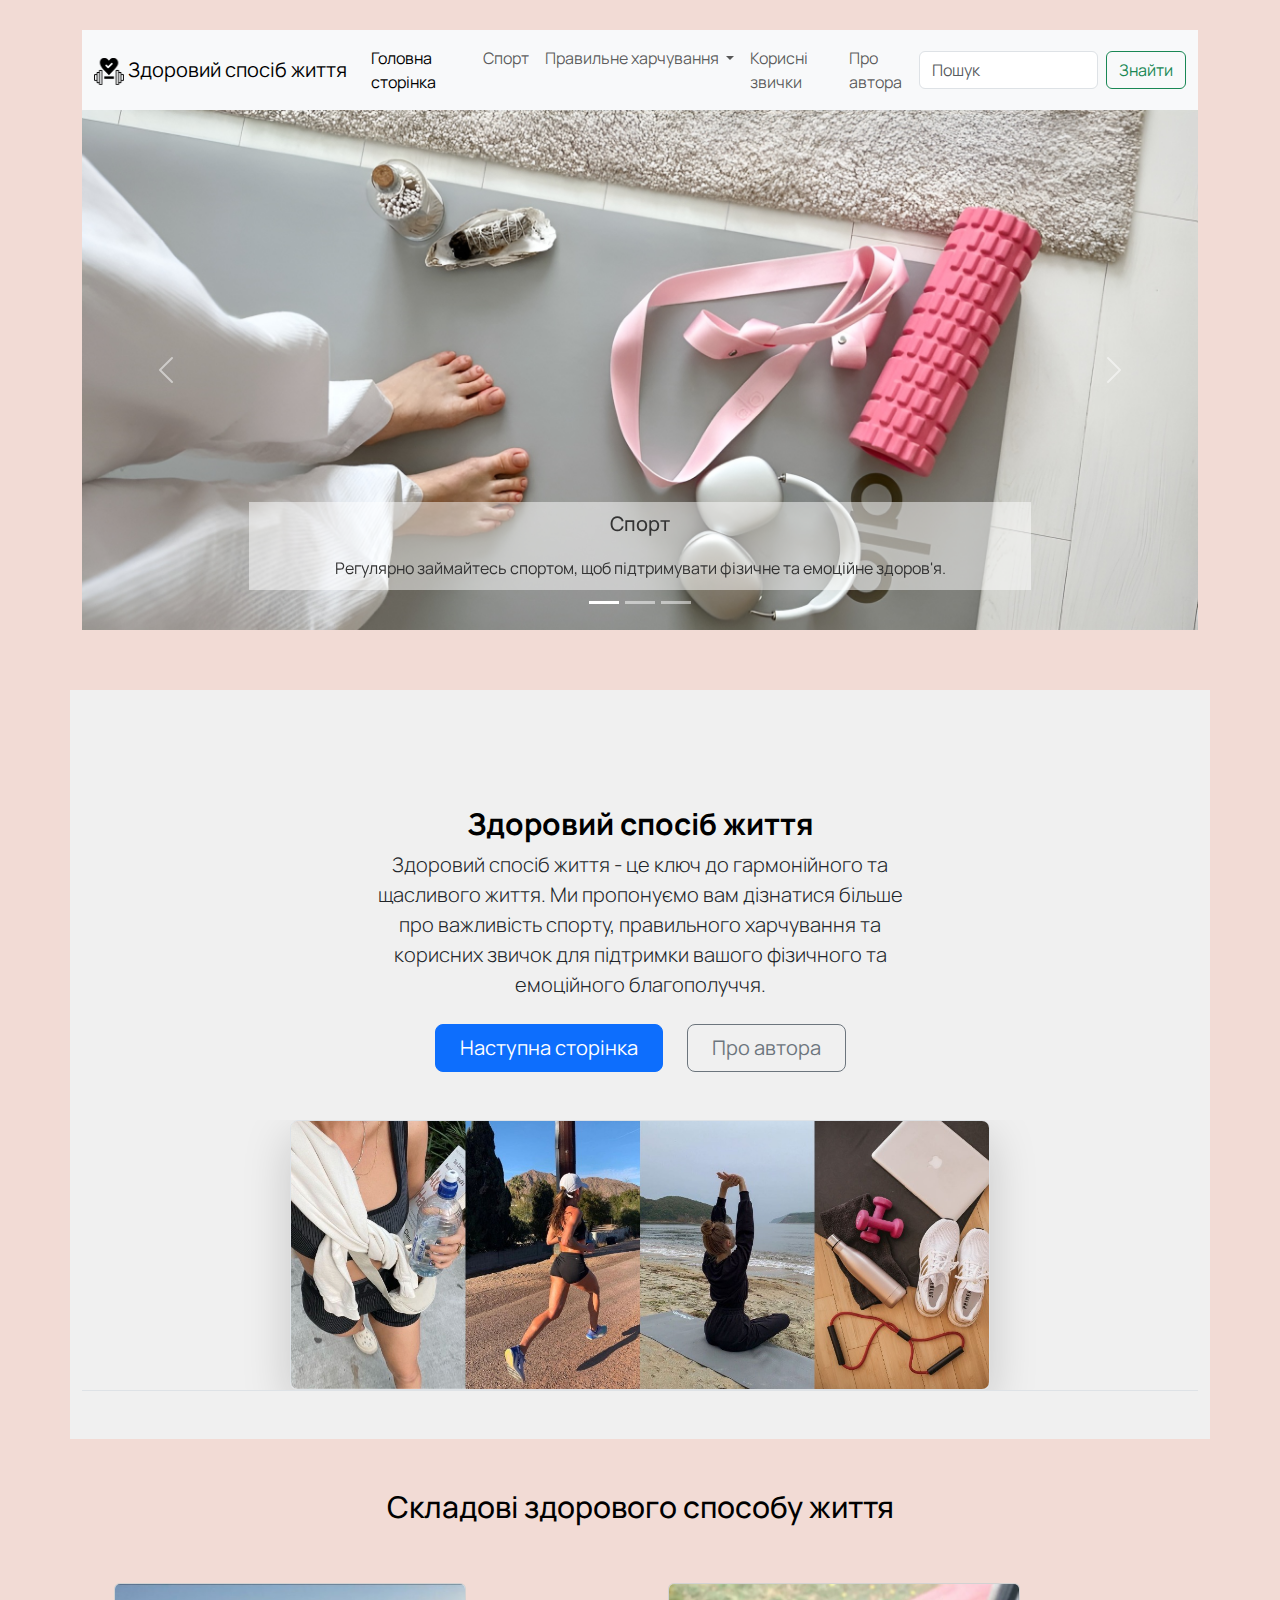
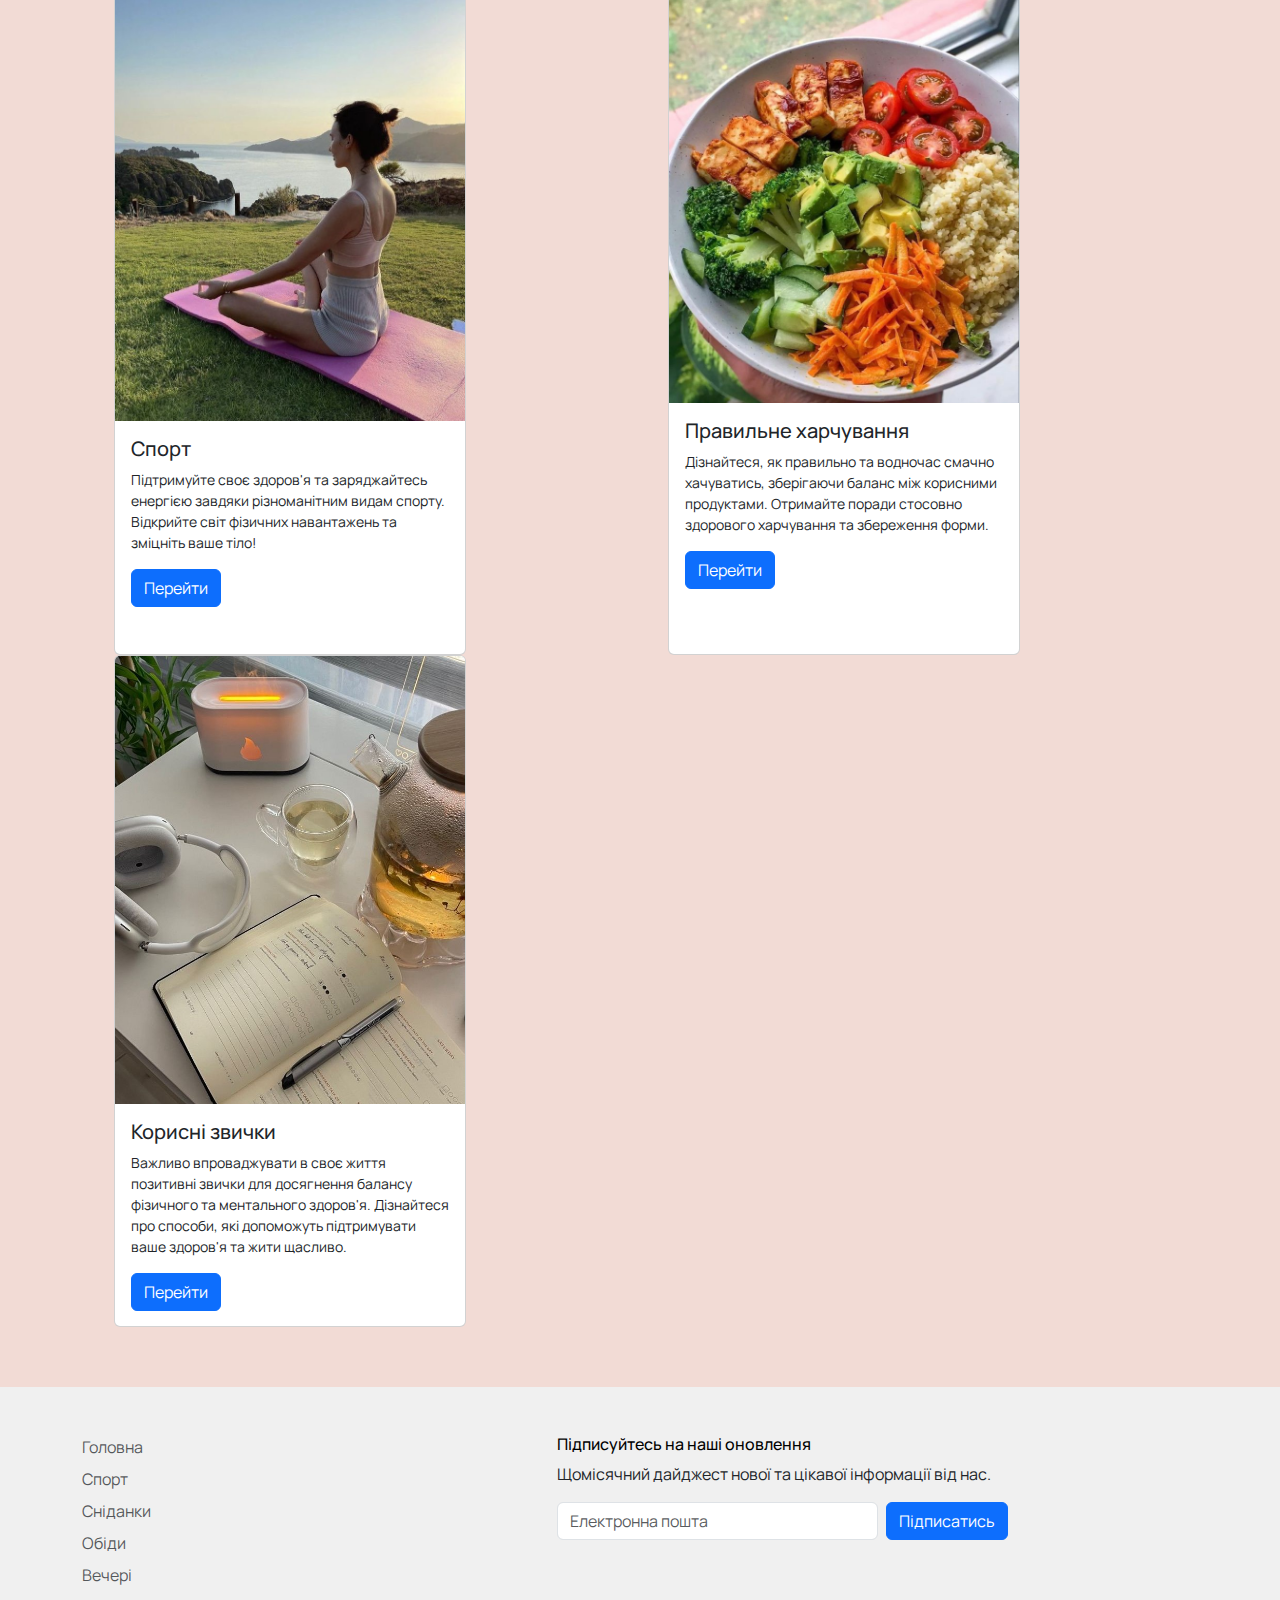
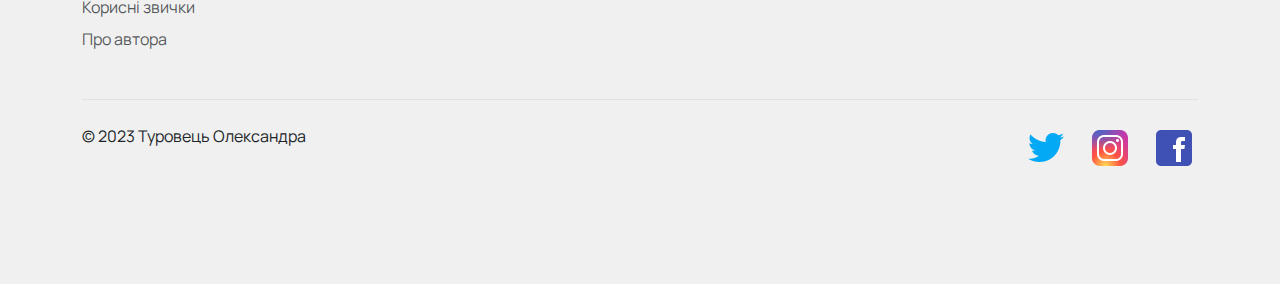
<file: index.html>
﻿<!DOCTYPE html>

<html lang="en" xmlns="http://www.w3.org/1999/xhtml">
<head>
    <meta charset="utf-8" />
    <title>Головна</title>
    <link href="css/bootstrap.css" rel="stylesheet">
    <link href="css/style.css" rel="stylesheet">
    <link href="images/icon.svg" rel="icon">

    <link rel="preconnect" href="https://fonts.googleapis.com">
    <link rel="preconnect" href="https://fonts.gstatic.com" crossorigin>
    <link href="https://fonts.googleapis.com/css2?family=Manrope&display=swap" rel="stylesheet">

</head>

<body>
  <div class="container" style="padding-top: 30px;">
    <div class="row">
      <div class="col">
        <nav class="navbar navbar-expand-lg bg-body-tertiary">
          <div class="container-fluid">
            <a class="navbar-brand" href="#">
              <img src="images/logo.png" alt="Логотип" width="30" height="27">   Здоровий спосіб життя
            </a>
            <button class="navbar-toggler" type="button" data-bs-toggle="collapse" data-bs-target="#navbarScroll" aria-controls="navbarScroll" aria-expanded="false" aria-label="Toggle navigation">
              <span class="navbar-toggler-icon"></span>
            </button>
            <div class="collapse navbar-collapse" id="navbarScroll">
              <ul class="navbar-nav me-auto my-2 my-lg-0 navbar-nav-scroll" style="--bs-scroll-height: 100px;">
                <li class="nav-item">
                  <a class="nav-link active" aria-current="page" href="#">Головна сторінка</a>
                </li>
                <li class="nav-item">
                  <a class="nav-link" href="sport.html">Спорт</a>
                </li>
                <li class="nav-item dropdown">
                  <a class="nav-link dropdown-toggle" href="#" role="button" data-bs-toggle="dropdown" aria-expanded="false">
                    Правильне харчування
                  </a>
                  <ul class="dropdown-menu">
                    <li><a class="dropdown-item" href="breakfast.html">Сніданки</a></li>
                    <li><a class="dropdown-item" href="dinner.html">Обіди</a></li>
                    <li><a class="dropdown-item" href="supper.html">Вечері</a></li>
                  </ul>
                </li>
                <li class="nav-item">
                  <a class="nav-link" href="tips.html">Корисні звички</a>
                </li>
                <li class="nav-item">
                  <a class="nav-link" href="about.html">Про автора</a>
                </li>
              </ul>
              <form class="d-flex" role="search">
                <input class="form-control me-2" type="search" placeholder="Пошук" aria-label="Search">
                <button class="btn btn-outline-success" type="submit">Знайти</button>
              </form>
            </div>
          </div>
        </nav>
      </div><!--./col-->
    </div><!--./row-->


    <div class="row">
      <div class="col">
        <div id="carouselExampleCaptions" class="carousel slide">
          <div class="carousel-indicators">
            <button type="button" data-bs-target="#carouselExampleCaptions" data-bs-slide-to="0" class="active" aria-current="true" aria-label="Slide 1"></button>
            <button type="button" data-bs-target="#carouselExampleCaptions" data-bs-slide-to="1" aria-label="Slide 2"></button>
            <button type="button" data-bs-target="#carouselExampleCaptions" data-bs-slide-to="2" aria-label="Slide 3"></button>
          </div>
          <div class="carousel-inner">
            <div class="carousel-item active">
              <img src="images/14.png" class="d-block w-100" alt="...">
              <div class="carousel-caption d-none d-md-block">
                 <h5>Спорт</h5>
                 <p>Регулярно займайтесь спортом, щоб підтримувати фізичне та емоційне здоров'я.</p>
              </div>
            </div>
            <div class="carousel-item">
              <img src="images/11.jpg" class="d-block w-100" alt="...">
              <div class="carousel-caption d-none d-md-block">
                <h5>Правильне харчування</h5>
                <p>Дотримуйтесь збалансованого харчування, щоб забезпечити свій організм необхідними поживними речовинами та вітамінами.</p>
              </div>
            </div>
            <div class="carousel-item">
              <img src="images/9.jpg" class="d-block w-100" alt="...">
              <div class="carousel-caption d-none d-md-block">
                <h5>Корисні звички</h5>
                <p>Постійно розвивайте корисні звички для покращення якості життя та підтримки фізичного та психічного здоров'я.</p>
              </div>
            </div>
          </div>
          <button class="carousel-control-prev" type="button" data-bs-target="#carouselExampleCaptions" data-bs-slide="prev">
            <span class="carousel-control-prev-icon" aria-hidden="true"></span>
            <span class="visually-hidden">Previous</span>
          </button>
          <button class="carousel-control-next" type="button" data-bs-target="#carouselExampleCaptions" data-bs-slide="next">
            <span class="carousel-control-next-icon" aria-hidden="true"></span>
            <span class="visually-hidden">Next</span>
          </button>
        </div><!--./carousel-->
      </div><!--./col-->
    </div><!--./row-->


    <div class="row">
      <div class="square">
        <div class="col">
          <div class="px-4 pt-5 my-5 text-center border-bottom">
            <h1 class="display-4 fw-bold text-body-emphasis">Здоровий спосіб життя</h1>
            <div class="col-lg-6 mx-auto">
              <p class="lead mb-4">
                Здоровий спосіб життя - це ключ до гармонійного та щасливого життя. Ми пропонуємо вам дізнатися більше
                про важливість спорту, правильного харчування та корисних звичок для підтримки вашого фізичного та
                емоційного благополуччя.
              </p>
              <div class="d-grid gap-2 d-sm-flex justify-content-sm-center mb-5">
                <a href="sport.html" button type="button" class="btn btn-primary btn-lg px-4 me-sm-3">Наступна сторінка</a>
                <a href="about.html" button type="button" class="btn btn-outline-secondary btn-lg px-4">Про автора</a>
              </div>
            </div>
            <div class="overflow-hidden" style="max-height: 30vh;">
              <div class="container px-5">
                <img src="images/7.jpg" class="img-fluid border rounded-3 shadow-lg mb-4" alt="Example image" width="700" height="500" loading="lazy">
              </div>
            </div>
          </div>
        </div><!--./col-->
      </div><!--./square-->
    </div><!--./row-->

    <div class="row">
      <div class="header">
        <h1>Складові здорового способу життя</h1>
      </div>
    </div><!--./row-->

    <div class="row" style="margin-left: 20px; margin-top: 50px;">
      <div class="col">
        <div class="card" style="width: 22rem; height: 42rem">
          <img src="images/1.jpg" class="card-img-top" alt="...">
          <div class="card-body">
            <h5 class="card-title">Спорт</h5>
            <p class="card-text">
              Підтримуйте своє здоров'я та заряджайтесь енергією завдяки різноманітним видам спорту.
              Відкрийте світ фізичних навантажень та зміцніть ваше тіло!
            </p>
            <a href="sport.html" class="btn btn-primary">Перейти</a>
          </div>
        </div>
      </div><!--./col-->
      <div class="col">
        <div class="card" style="width: 22rem; height: 42rem">
          <img src="images/6.jpg" class="card-img-top" alt="...">
          <div class="card-body">
            <h5 class="card-title">Правильне харчування</h5>
            <p class="card-text">
              Дізнайтеся, як правильно та водночас смачно хачуватись, зберігаючи баланс між корисними продуктами.
              Отримайте поради стосовно здорового харчування та збереження форми.
            </p>
            <a href="breakfast.html" class="btn btn-primary">Перейти</a>
          </div>
        </div>
      </div><!--./col-->
      <div class="col">
        <div class="card" style="width: 22rem; height: 42rem">
          <img src="images/3.jpg" class="card-img-top" alt="...">
          <div class="card-body">
            <h5 class="card-title">Корисні звички</h5>
            <p class="card-text">
              Важливо впроваджувати в своє життя позитивні звички для досягнення балансу фізичного та ментального здоров'я.
              Дізнайтеся про способи, які допоможуть підтримувати ваше здоров'я та жити щасливо.
            </p>
            <a href="tips.html" class="btn btn-primary">Перейти</a>
          </div>
        </div>
      </div><!--./col-->
    </div><!--./row-->
  </div><!--./container-->


  <div class="square2">
    <div class="container">

      <footer class="py-5">
        <div class="row">
          

          <div class="col-6 col-md-2 mb-3">
            <ul class="nav flex-column">
              <li class="nav-item mb-2"><a href="index.html" class="nav-link p-0 text-body-secondary">Головна</a></li>
              <li class="nav-item mb-2"><a href="sport.html" class="nav-link p-0 text-body-secondary">Спорт</a></li>
              <li class="nav-item mb-2"><a href="breakfast.html" class="nav-link p-0 text-body-secondary">Сніданки</a></li>
              <li class="nav-item mb-2"><a href="dinner.html" class="nav-link p-0 text-body-secondary">Обіди</a></li>
              <li class="nav-item mb-2"><a href="supper.html" class="nav-link p-0 text-body-secondary">Вечері</a></li>
              <li class="nav-item mb-2"><a href="tips.html" class="nav-link p-0 text-body-secondary">Корисні звички</a></li>
              <li class="nav-item mb-2"><a href="about.html" class="nav-link p-0 text-body-secondary">Про автора</a></li>
            </ul>
          </div>

          <div class="col-6 col-md-2 mb-3">
            <ul class="nav flex-column">
            </ul>
          </div>

          <div class="col-md-5 offset-md-1 mb-3">
            <form>
                <h6>Підписуйтесь на наші оновлення</h6>
                <p>Щомісячний дайджест нової та цікавої інформації від нас.</p>
                <div class="d-flex flex-column flex-sm-row w-100 gap-2">
                    <label for="newsletter1" class="visually-hidden">Адреса електронної пошти</label>
                    <input id="newsletter1" type="text" class="form-control" name="email" placeholder="Електронна пошта">
                    <button class="btn btn-primary" type="submit" id="subscribeButton" onclick="changeButtonText()">Підписатись</button>
                </div>
            </form>
        </div>
      </div>

        <div class="d-flex flex-column flex-sm-row justify-content-between py-4 my-4 border-top">
          <p>&copy; 2023 Туровець Олександра</p>
          <ul class="list-unstyled d-flex">
            <li class="ms-3"><a class="link-body-emphasis" href="https://twitter.com/your_twitter"><img src="images/twitter.png" alt="Twitter"></a></li>
            <li class="ms-3"><a class="link-body-emphasis" href="https://instagram.com/sashaa.turovets?igshid=NGVhN2U2NjQ0Yg=="><img src="images/inst.png" alt="Instagram"></a></li>
            <li class="ms-3"><a class="link-body-emphasis" href="https://www.facebook.com/your_facebook"><img src="images/fb.png" alt="Facebook"></a></li>
          </ul>
        </div>
      </footer>
    </div>
  </div>


    <script src="js/bootstrap.bundle.js"></script>

</body>
</html>
</file>
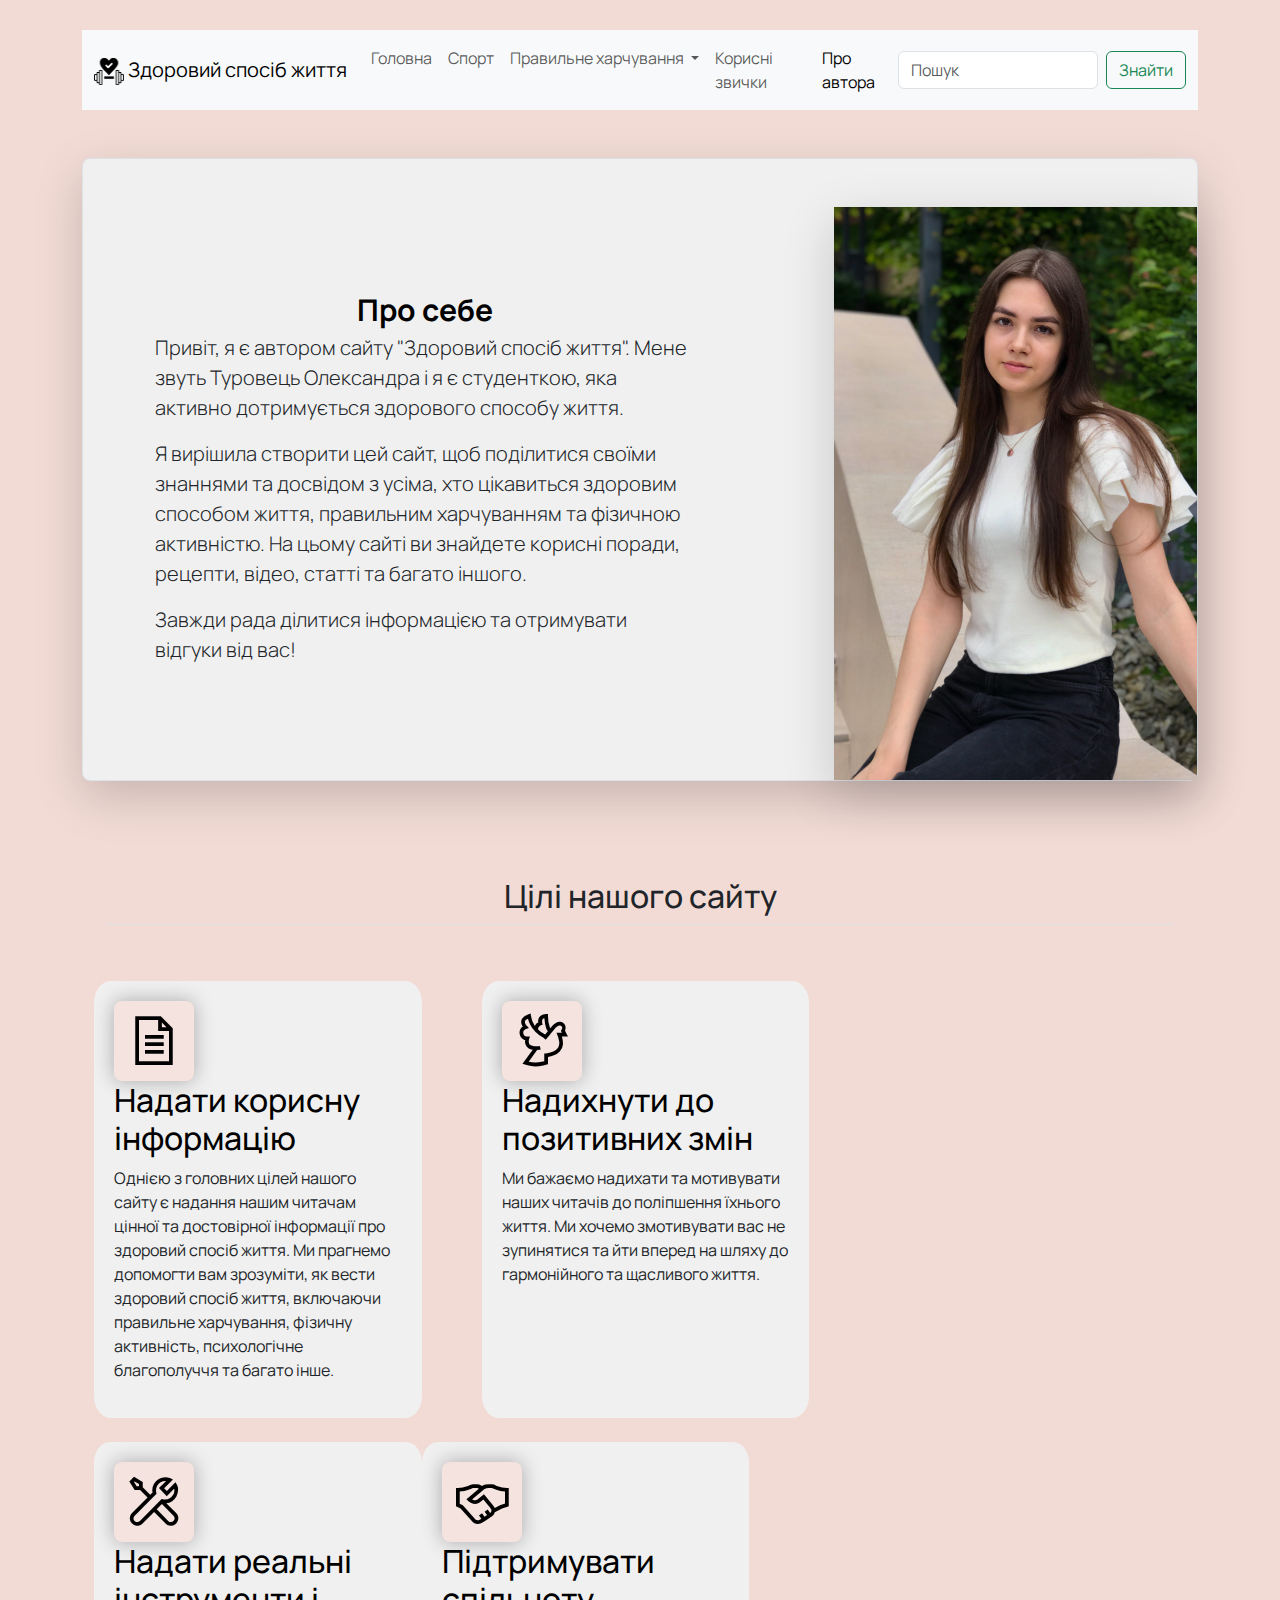
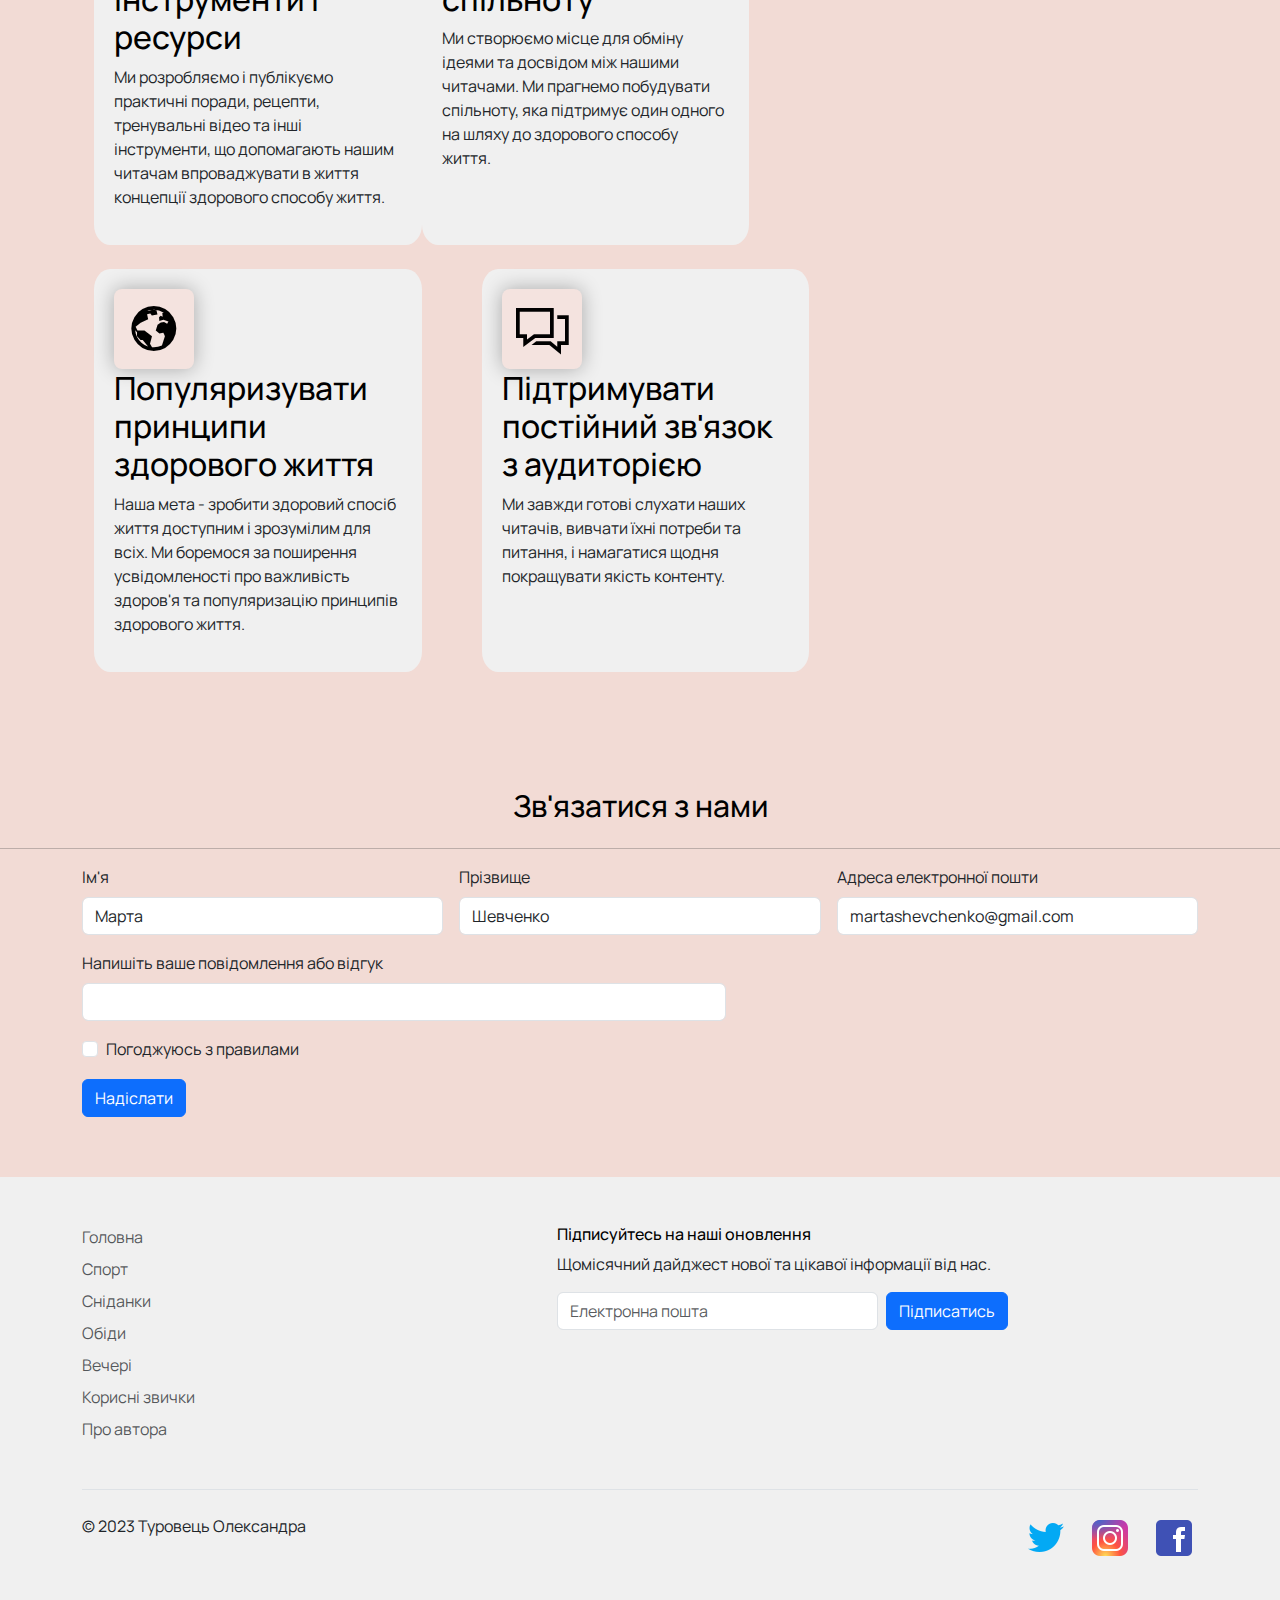
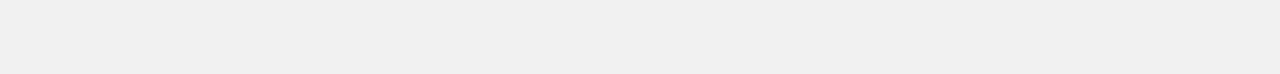
<file: about.html>
﻿<!DOCTYPE html>

<html lang="en" xmlns="http://www.w3.org/1999/xhtml">
<head>
  <meta charset="utf-8" />
  <title>Про автора</title>
  <link href="css/bootstrap.css" rel="stylesheet">
  <link href="css/style.css" rel="stylesheet">
  <link href="images/icon.svg" rel="icon">
  <link rel="stylesheet" href="line-awesome/css/line-awesome.css">

  <link rel="preconnect" href="https://fonts.googleapis.com">
  <link rel="preconnect" href="https://fonts.gstatic.com" crossorigin>
  <link href="https://fonts.googleapis.com/css2?family=Manrope&display=swap" rel="stylesheet">

</head>
<body>
  <div class="container" style="padding-top: 30px;">
    <div class="row">
      <div class="col">
        <nav class="navbar navbar-expand-lg bg-body-tertiary">
          <div class="container-fluid">
            <a class="navbar-brand" href="#">
              <img src="images/logo.png" alt="Логотип" width="30" height="27">   Здоровий спосіб життя
            </a>
            <button class="navbar-toggler" type="button" data-bs-toggle="collapse" data-bs-target="#navbarScroll" aria-controls="navbarScroll" aria-expanded="false" aria-label="Toggle navigation">
              <span class="navbar-toggler-icon"></span>
            </button>
            <div class="collapse navbar-collapse" id="navbarScroll">
              <ul class="navbar-nav me-auto my-2 my-lg-0 navbar-nav-scroll" style="--bs-scroll-height: 100px;">
                <li class="nav-item">
                  <a class="nav-link" href="index.html">Головна</a>
                </li>
                <li class="nav-item">
                  <a class="nav-link" href="sport.html">Спорт</a>
                </li>
                <li class="nav-item dropdown">
                  <a class="nav-link dropdown-toggle" href="#" role="button" data-bs-toggle="dropdown" aria-expanded="false">
                    Правильне харчування
                  </a>
                  <ul class="dropdown-menu">
                    <li><a class="dropdown-item" href="breakfast.html">Сніданки</a></li>
                    <li><a class="dropdown-item" href="dinner.html">Обіди</a></li>
                    <li><a class="dropdown-item" href="supper.html">Вечері</a></li>
                  </ul>
                </li>
                <li class="nav-item">
                  <a class="nav-link" href="tips.html">Корисні звички</a>
                </li>
                <li class="nav-item">
                  <a class="nav-link active" aria-current="page" href="#">Про автора</a>
                </li>
              </ul>
              <form class="d-flex" role="search">
                <input class="form-control me-2" type="search" placeholder="Пошук" aria-label="Search">
                <button class="btn btn-outline-success" type="submit">Знайти</button>
              </form>
            </div>
          </div>
        </nav>
      </div>
    </div>
  </div>

  <div class="container">
    <div class="row">
      <div class="col">
        <div class="container my-5">
          <div class="row p-4 pb-0 pe-lg-0 pt-lg-5 align-items-center rounded-3 border shadow-lg custom-bg">
            <div class="col-lg-7 p-3 p-lg-5 pt-lg-3">
              <h1 class="display-4 fw-bold lh-1 text-body-emphasis">Про себе</h1>
              <p class="lead">
                Привіт, я є автором сайту "Здоровий спосіб життя". Мене звуть Туровець Олександра і я є студенткою,
                яка активно дотримується здорового способу життя.
              </p>
              <p class="lead">
                Я вирішила створити цей сайт, щоб поділитися своїми знаннями та досвідом з усіма, хто цікавиться
                здоровим способом життя, правильним харчуванням та фізичною активністю. На цьому сайті ви знайдете
                корисні поради, рецепти, відео, статті та багато іншого.
              </p>
              <p class="lead">
                Завжди рада ділитися інформацією та отримувати відгуки від вас!
              </p>
            </div>
            <div class="col-lg-4 offset-lg-1 p-0 overflow-hidden shadow-lg">
              <img class="rounded-lg-3" src="images/me.jpg" alt="" width="430">
            </div>
          </div>
        </div>
      </div><!--./col-->
    </div><!--./row-->
  </div><!--./container-->



  <div class="container">
    <div class="row">
      <div class="col">
        <div class="container px-4 py-5" id="featured-3">
          <h3 class="pb-2 border-bottom">Цілі нашого сайту</h3>
          <div class="row g-4 py-5 row-cols-1 row-cols-lg-3">
            <div class="feature col custom-bg-1">
              <div class="feature-icon d-inline-flex align-items-center justify-content-center">
                <div class="icon-block">
                  <i class="las la-file-alt"></i>
                </div>
              </div>
              <h4 class="fs-2 text-body-emphasis">Надати корисну інформацію</h4>
              <p>
                Однією з головних цілей нашого сайту є надання нашим читачам цінної та достовірної інформації про здоровий спосіб
                життя. Ми прагнемо допомогти вам зрозуміти, як вести здоровий спосіб життя, включаючи правильне харчування, фізичну
                активність, психологічне благополуччя та багато інше.
              </p>
            </div>
            <div class="feature col custom-bg-2">
              <div class="feature-icon d-inline-flex align-items-center justify-content-center">
                <div class="icon-block">
                  <i class="las la-dove"></i>
                </div>
              </div>
              <h4 class="fs-2 text-body-emphasis">Надихнути до позитивних змін</h4>
              <p>
                Ми бажаємо надихати та мотивувати наших читачів до поліпшення їхнього життя. Ми хочемо змотивувати вас не зупинятися
                та йти вперед на шляху до гармонійного та щасливого життя.
              </p>
            </div>
            <div class="feature col custom-bg-3">
              <div class="feature-icon d-inline-flex align-items-center justify-content-center">
                <div class="icon-block">
                  <i class="las la-tools"></i>
                </div>
              </div>
              <h4 class="fs-2 text-body-emphasis">Надати реальні інструменти і ресурси</h4>
              <p>
                Ми розробляємо і публікуємо практичні поради, рецепти, тренувальні відео та інші інструменти, що допомагають нашим
                читачам впроваджувати в життя концепції здорового способу життя.
              </p>
            </div>
            <div class="feature col custom-bg-4">
              <div class="feature-icon d-inline-flex align-items-center justify-content-center">
                <div class="icon-block">
                  <i class="las la-handshake"></i>
                </div>
              </div>
              <h4 class="fs-2 text-body-emphasis">Підтримувати спільноту</h4>
              <p>
                Ми створюємо місце для обміну ідеями та досвідом між нашими читачами. Ми прагнемо побудувати спільноту, яка 
                підтримує один одного на шляху до здорового способу життя.
              </p>
            </div>
            <div class="feature col custom-bg-5">
              <div class="feature-icon d-inline-flex align-items-center justify-content-center">
                <div class="icon-block">
                  <i class="las la-globe"></i>
                </div>
              </div>
              <h4 class="fs-2 text-body-emphasis">Популяризувати принципи здорового життя</h4>
              <p>
                Наша мета - зробити здоровий спосіб життя доступним і зрозумілим для всіх. Ми боремося за поширення усвідомленості 
                про важливість здоров'я та популяризацію принципів здорового життя.
              </p>
            </div>
            <div class="feature col custom-bg-6">
              <div class="feature-icon d-inline-flex align-items-center justify-content-center">
                <div class="icon-block">
                  <i class="las la-comments"></i>
                </div>
              </div>
              <h4 class="fs-2 text-body-emphasis">Підтримувати постійний зв'язок з аудиторією</h4>
              <p>
                Ми завжди готові слухати наших читачів, вивчати їхні потреби та питання, і намагатися щодня покращувати якість контенту.
              </p>
            </div>
          </div>
        </div>
      </div><!--./col-->
    </div><!--./row-->
  </div><!--./container-->


  <div class="container">
    <div class="row">
      <div class="col">
        <h1>Зв'язатися з нами</h1>
      </div><!--./col-->
    </div><!--./row-->
  </div><!--./container-->


  <hr class="featurette-divider">

  
    <div class="container">
      <div class="row">
          <div class="col">
            <form class="row g-3 needs-validation" novalidate>

                  <div class="col-md-4">
                      <label for="validationCustom01" class="form-label">Ім'я</label>
                      <input type="text" class="form-control" id="validationCustom01" name="name" value="Марта" required>
                  </div>
                  <div class="col-md-4">
                      <label for="validationCustom02" class="form-label">Прізвище</label>
                      <input type="text" class="form-control" id="validationCustom02" name="surname" value="Шевченко" required>
                  </div>
                  <div class="col-md-4">
                      <label for="validationCustom03" class="form-label">Адреса електронної пошти</label>
                      <input type="text" class="form-control" id="validationCustom03" name="email" value="martashevchenko@gmail.com" required>
                  </div>
                  <div class="col-md-7">
                      <label for="validationCustom04" class="form-label">Напишіть ваше повідомлення або відгук</label>
                      <input type="text" class="form-control" id="validationCustom04" name="message" required>
                  </div>
                  <div class="col-12">
                      <div class="form-check">
                          <input class="form-check-input" type="checkbox" value="" id="invalidCheck" required>
                          <label class="form-check-label" for="invalidCheck">
                              Погоджуюсь з правилами
                          </label>
                          <div class="invalid-feedback">
                              Ви мусите погодитись з правилами.
                          </div>
                      </div>
                  </div>
                  <div class="col-12">
                      <button class="btn btn-primary" type="submit">Надіслати</button>
                  </div>
              </form>
          </div><!--./col-->
      </div><!--./row-->
  </div><!--./container-->
  
  

  <div class="square2">
    <div class="container">

      <footer class="py-5">
        <div class="row">


          <div class="col-6 col-md-2 mb-3">
            <ul class="nav flex-column">
              <li class="nav-item mb-2"><a href="index.html" class="nav-link p-0 text-body-secondary">Головна</a></li>
              <li class="nav-item mb-2"><a href="sport.html" class="nav-link p-0 text-body-secondary">Спорт</a></li>
              <li class="nav-item mb-2"><a href="breakfast.html" class="nav-link p-0 text-body-secondary">Сніданки</a></li>
              <li class="nav-item mb-2"><a href="dinner.html" class="nav-link p-0 text-body-secondary">Обіди</a></li>
              <li class="nav-item mb-2"><a href="supper.html" class="nav-link p-0 text-body-secondary">Вечері</a></li>
              <li class="nav-item mb-2"><a href="tips.html" class="nav-link p-0 text-body-secondary">Корисні звички</a></li>
              <li class="nav-item mb-2"><a href="about.html" class="nav-link p-0 text-body-secondary">Про автора</a></li>
            </ul>
          </div>

          <div class="col-6 col-md-2 mb-3">
            <ul class="nav flex-column">
            </ul>
          </div>

          <div class="col-md-5 offset-md-1 mb-3">
            <form>
              <h6>Підписуйтесь на наші оновлення</h6>
              <p>Щомісячний дайджест нової та цікавої інформації від нас.</p>
              <div class="d-flex flex-column flex-sm-row w-100 gap-2">
                <label for="email" class="visually-hidden">Адреса електронної пошти</label>
                <input id="email" name="email" type="email" class="form-control" placeholder="Електронна пошта" required>
                <button class="btn btn-primary" type="submit">Підписатись</button>
              </div>
            </form>
          </div>
        </div>

        <div class="d-flex flex-column flex-sm-row justify-content-between py-4 my-4 border-top">
          <p>&copy; 2023 Туровець Олександра</p>
          <ul class="list-unstyled d-flex">
            <li class="ms-3"><a class="link-body-emphasis" href="https://twitter.com/your_twitter"><img src="images/twitter.png" alt="Twitter"></a></li>
            <li class="ms-3"><a class="link-body-emphasis" href="https://instagram.com/sashaa.turovets?igshid=NGVhN2U2NjQ0Yg=="><img src="images/inst.png" alt="Instagram"></a></li>
            <li class="ms-3"><a class="link-body-emphasis" href="https://www.facebook.com/your_facebook"><img src="images/fb.png" alt="Facebook"></a></li>
          </ul>
        </div>
      </footer>
    </div>
  </div>

  <script src="js/bootstrap.bundle.js"></script>

</body>
</html>
</file>
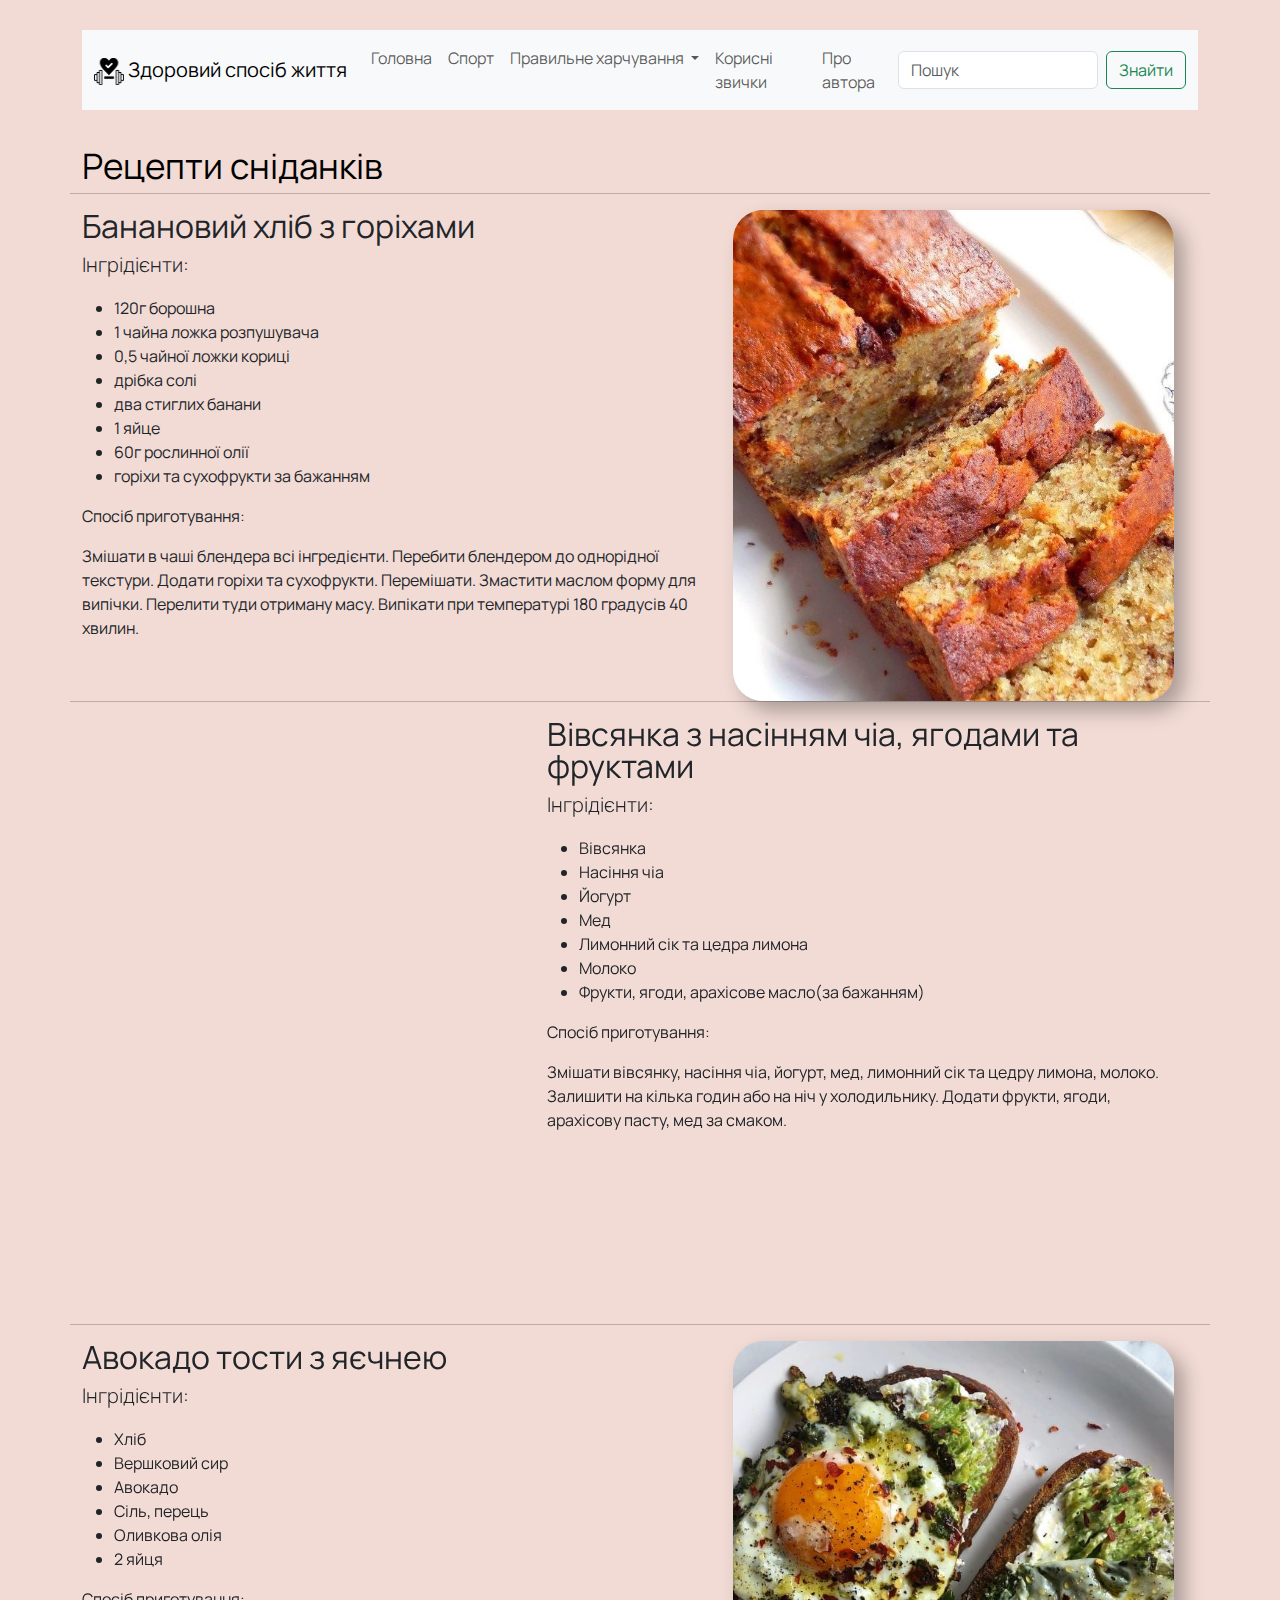
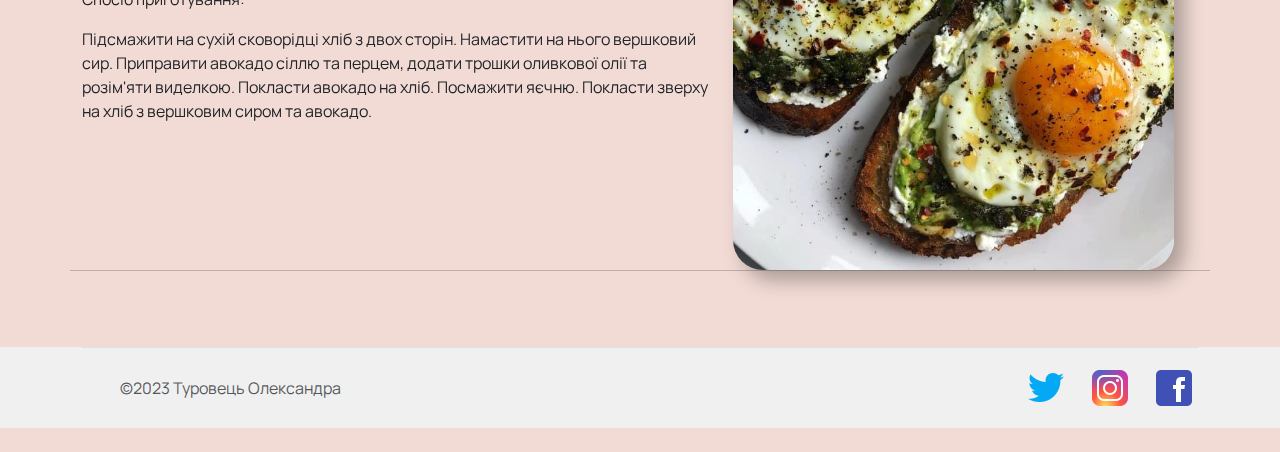
<file: breakfast.html>
﻿<!DOCTYPE html>

<html lang="en" xmlns="http://www.w3.org/1999/xhtml">
<head>
  <meta charset="utf-8" />
  <title>Сніданки</title>
  <link href="css/bootstrap.css" rel="stylesheet">
  <link href="css/style.css" rel="stylesheet">
  <link href="images/icon.svg" rel="icon">

  <link rel="preconnect" href="https://fonts.googleapis.com">
  <link rel="preconnect" href="https://fonts.gstatic.com" crossorigin>
  <link href="https://fonts.googleapis.com/css2?family=Manrope&display=swap" rel="stylesheet">

</head>
<body>
  <div class="container" style="padding-top: 30px;">
    <div class="row">
      <div class="col">
        <nav class="navbar navbar-expand-lg bg-body-tertiary">
          <div class="container-fluid">
            <a class="navbar-brand" href="#">
              <img src="images/logo.png" alt="Логотип" width="30" height="27">   Здоровий спосіб життя
            </a>
            <button class="navbar-toggler" type="button" data-bs-toggle="collapse" data-bs-target="#navbarScroll" aria-controls="navbarScroll" aria-expanded="false" aria-label="Toggle navigation">
              <span class="navbar-toggler-icon"></span>
            </button>
            <div class="collapse navbar-collapse" id="navbarScroll">
              <ul class="navbar-nav me-auto my-2 my-lg-0 navbar-nav-scroll" style="--bs-scroll-height: 100px;">
                <li class="nav-item">
                  <a class="nav-link" href="index.html">Головна</a>
                </li>
                <li class="nav-item">
                  <a class="nav-link" href="sport.html">Спорт</a>
                </li>
                <li class="nav-item dropdown">
                  <a class="nav-link dropdown-toggle" href="#" role="button" data-bs-toggle="dropdown" aria-expanded="false">
                    Правильне харчування
                  </a>
                  <ul class="dropdown-menu">
                    <li><a class="dropdown-item active" aria-current="page" href="#">Сніданки</a></li>
                    <li><a class="dropdown-item" href="dinner.html">Обіди</a></li>
                    <li><a class="dropdown-item" href="supper.html">Вечері</a></li>
                  </ul>
                </li>
                <li class="nav-item">
                  <a class="nav-link" href="tips.html">Корисні звички</a>
                </li>
                <li class="nav-item">
                  <a class="nav-link" href="about.html">Про автора</a>
                </li>
              </ul>
              <form class="d-flex" role="search">
                <input class="form-control me-2" type="search" placeholder="Пошук" aria-label="Search">
                <button class="btn btn-outline-success" type="submit">Знайти</button>
              </form>
            </div>
          </div>
        </nav>
      </div>
    </div>

    <div class="row">
      <div class="header">
        <h7>Рецепти сніданків</h7>
      </div>
    </div>

    <div class="row">
      <hr class="featurette-divider">
      <div class="row featurette">
        <div class="col-md-7">
          <h2 class="featurette-heading fw-normal lh-1">Банановий хліб з горіхами</h2>
          <p class="lead">
            Інгрідієнти:
            <ul>
              <li>120г борошна </li>
              <li>1 чайна ложка розпушувача</li>
              <li>0,5 чайної ложки кориці</li>
              <li>дрібка солі</li>
              <li>два стиглих банани</li>
              <li>1 яйце</li>
              <li>60г рослинної олії</li>
              <li>горіхи та сухофрукти за бажанням</li>
            </ul>
          </p>
          <p>Спосіб приготування:</p>
          <p>
            Змішати в чаші блендера всі інгредієнти. Перебити блендером до однорідної текстури.
            Додати горіхи та сухофрукти. Перемішати. Змастити маслом форму для випічки. Перелити
            туди отриману масу. Випікати при температурі 180 градусів 40 хвилин.
          </p>
        </div>
        <div class="col-md-5">
          <img src="images/banana.jpg" class="bd-placeholder-img bd-placeholder-img-lg featurette-image img-fluid mx-auto" width="450" height="450" xmlns="http://www.w3.org/2000/svg" role="img" aria-label="Placeholder: 500x500" preserveAspectRatio="xMidYMid slice" focusable="false"></img>
        </div>
      </div>

      <hr class="featurette-divider">

      <div class="row featurette">
        <div class="col-md-7 order-md-2">
          <h2 class="featurette-heading fw-normal lh-1">Вівсянка з насінням чіа, ягодами та фруктами</h2>
          <p class="lead">
            Інгрідієнти:
            <ul>
              <li>Вівсянка</li>
              <li>Насіння чіа</li>
              <li>Йогурт</li>
              <li>Мед</li>
              <li>Лимонний сік та цедра лимона</li>
              <li>Молоко</li>
              <li>Фрукти, ягоди, арахісове масло(за бажанням)</li>
            </ul>
          </p>
          <p>Спосіб приготування:</p>
          <p>
            Змішати вівсянку, насіння чіа, йогурт, мед, лимонний сік та цедру лимона, молоко.
            Залишити на кілька годин або на ніч у холодильнику. Додати фрукти, ягоди, арахісову пасту, мед за смаком.
          </p>
        </div>
        <div class="col-md-5 order-md-1">
          <iframe src="https://assets.pinterest.com/ext/embed.html?id=70437488123885" height="600" width="450" frameborder="0" scrolling="no"></iframe>
        </div>
      </div>

      <hr class="featurette-divider">

      <div class="row featurette">
        <div class="col-md-7">
          <h2 class="featurette-heading fw-normal lh-1">Авокадо тости з яєчнею</h2>
          <p class="lead">
            Інгрідієнти:
            <ul>
              <li>Хліб</li>
              <li>Вершковий сир</li>
              <li>Авокадо</li>
              <li>Сіль, перець</li>
              <li>Оливкова олія</li>
              <li>2 яйця</li>
            </ul>
          </p>
          <p>Спосіб приготування:</p>
          <p>
            Підсмажити на сухій сковорідці хліб з двох сторін. Намастити на нього вершковий сир.
            Приправити авокадо сіллю та перцем, додати трошки оливкової олії та розім'яти виделкою.
            Покласти авокадо на хліб. Посмажити яєчню. Покласти зверху на хліб з вершковим сиром та
            авокадо.
          </p>
        </div>
        <div class="col-md-5">
          <img src="images/toast.jpg" class="bd-placeholder-img bd-placeholder-img-lg featurette-image img-fluid mx-auto" width="450" height="450" xmlns="http://www.w3.org/2000/svg" role="img" aria-label="Placeholder: 500x500" preserveAspectRatio="xMidYMid slice" focusable="false"></img>
        </div>
      </div>

      <hr class="featurette-divider">
    </div>
  </div><!-- /.container -->



  <div class="square2">
    <div class="container">
      <footer class="d-flex flex-wrap justify-content-between align-items-center py-3 my-4 border-top">
        <div class="col-md-4 d-flex align-items-center">
          <a href="/" class="mb-3 me-2 mb-md-0 text-body-secondary text-decoration-none lh-1">
            <svg class="bi" width="30" height="24"><use xlink:href="#bootstrap" /></svg>
          </a>
          <span class="mb-3 mb-md-0 text-body-secondary">&copy;2023 Туровець Олександра</span>
        </div>

        <ul class="nav col-md-4 justify-content-end list-unstyled d-flex">
          <li class="ms-3"><a class="link-body-emphasis" href="https://twitter.com/your_twitter"><img src="images/twitter.png" alt="Twitter"></a></li>
          <li class="ms-3"><a class="link-body-emphasis" href="https://instagram.com/sashaa.turovets?igshid=NGVhN2U2NjQ0Yg=="><img src="images/inst.png" alt="Instagram"></a></li>
          <li class="ms-3"><a class="link-body-emphasis" href="https://www.facebook.com/your_facebook"><img src="images/fb.png" alt="Facebook"></a></li>
        </ul>
      </footer>
    </div>
  </div>


  <script src="js/bootstrap.bundle.js"></script>
</body>
</html>
</file>
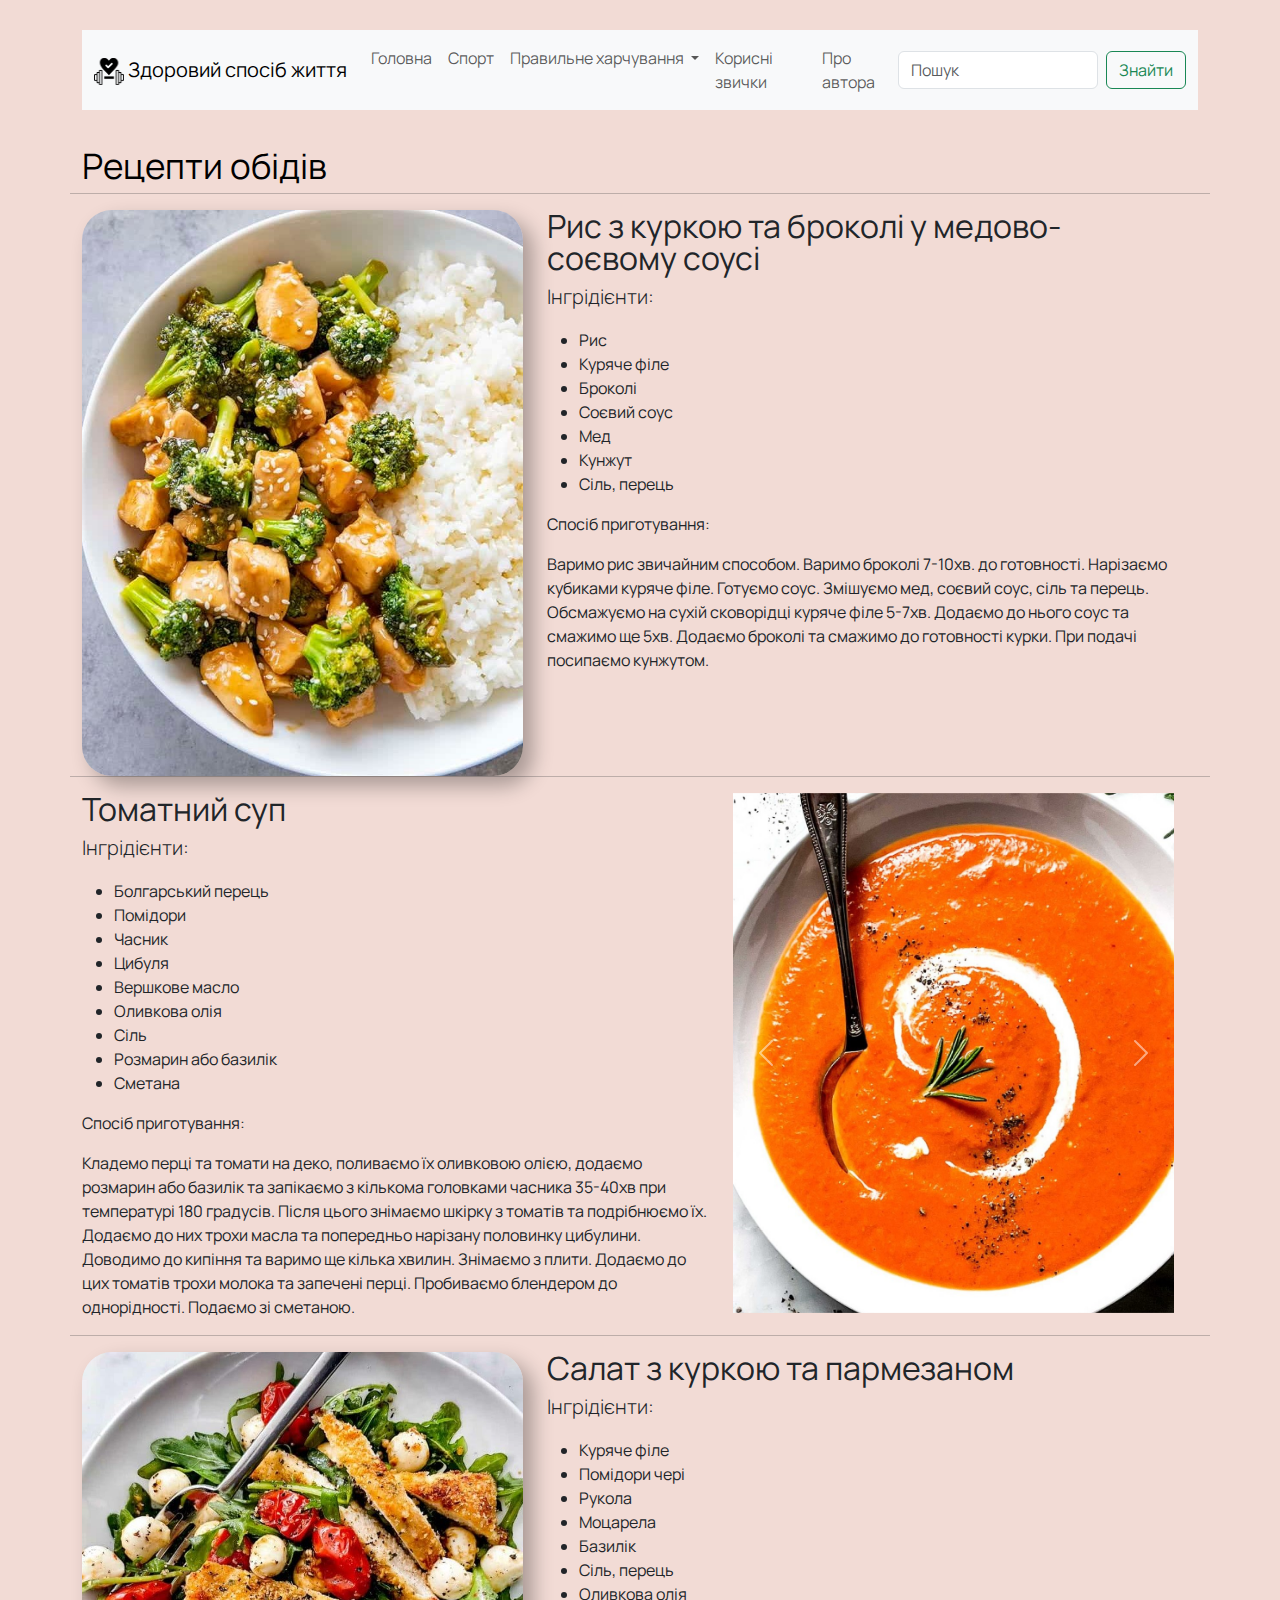
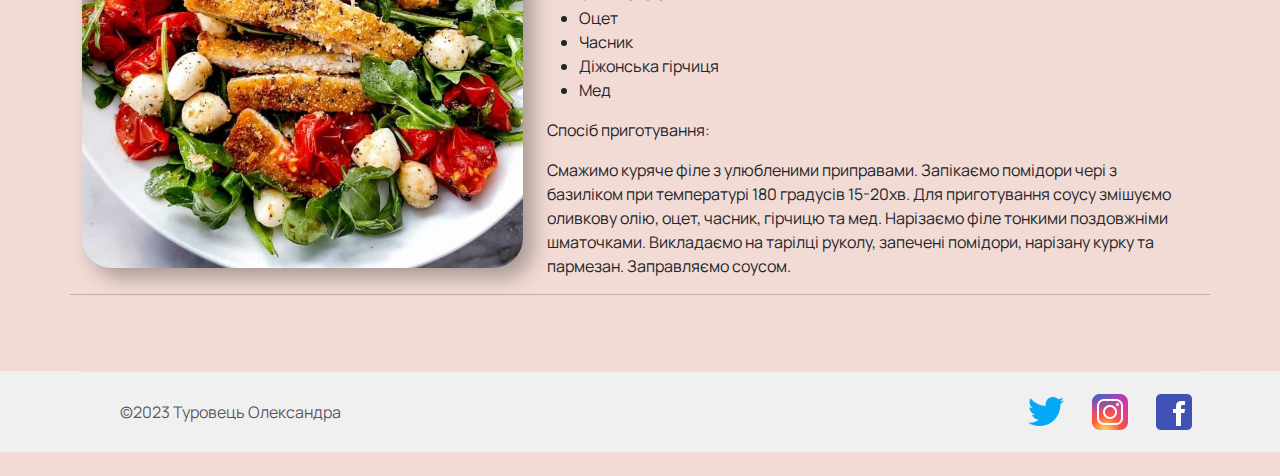
<file: dinner.html>
﻿<!DOCTYPE html>

<html lang="en" xmlns="http://www.w3.org/1999/xhtml">
<head>
  <meta charset="utf-8" />
  <title>Обіди</title>
  <link href="css/bootstrap.css" rel="stylesheet">
  <link href="css/style.css" rel="stylesheet">
  <link href="images/icon.svg" rel="icon">

  <link rel="preconnect" href="https://fonts.googleapis.com">
  <link rel="preconnect" href="https://fonts.gstatic.com" crossorigin>
  <link href="https://fonts.googleapis.com/css2?family=Manrope&display=swap" rel="stylesheet">

</head>
<body>
  <div class="container" style="padding-top: 30px;">
    <div class="row">
      <div class="col">
        <nav class="navbar navbar-expand-lg bg-body-tertiary">
          <div class="container-fluid">
            <a class="navbar-brand" href="#">
              <img src="images/logo.png" alt="Логотип" width="30" height="27">   Здоровий спосіб життя
            </a>
            <button class="navbar-toggler" type="button" data-bs-toggle="collapse" data-bs-target="#navbarScroll" aria-controls="navbarScroll" aria-expanded="false" aria-label="Toggle navigation">
              <span class="navbar-toggler-icon"></span>
            </button>
            <div class="collapse navbar-collapse" id="navbarScroll">
              <ul class="navbar-nav me-auto my-2 my-lg-0 navbar-nav-scroll" style="--bs-scroll-height: 100px;">
                <li class="nav-item">
                  <a class="nav-link" href="index.html">Головна</a>
                </li>
                <li class="nav-item">
                  <a class="nav-link" href="sport.html">Спорт</a>
                </li>
                <li class="nav-item dropdown">
                  <a class="nav-link dropdown-toggle" href="#" role="button" data-bs-toggle="dropdown" aria-expanded="false">
                    Правильне харчування
                  </a>
                  <ul class="dropdown-menu">
                    <li><a class="dropdown-item" href="breakfast.html">Сніданки</a></li>
                    <li><a class="dropdown-item active" aria-current="page" href="#">Обіди</a></li>
                    <li><a class="dropdown-item" href="supper.html">Вечері</a></li>
                  </ul>
                </li>
                <li class="nav-item">
                  <a class="nav-link" href="tips.html">Корисні звички</a>
                </li>
                <li class="nav-item">
                  <a class="nav-link" href="about.html">Про автора</a>
                </li>
              </ul>
              <form class="d-flex" role="search">
                <input class="form-control me-2" type="search" placeholder="Пошук" aria-label="Search">
                <button class="btn btn-outline-success" type="submit">Знайти</button>
              </form>
            </div>
          </div>
        </nav>
      </div>
    </div>

    <div class="row">
      <div class="header">
        <h7>Рецепти обідів</h7>
      </div>
    </div>

    <div class="row">
      <hr class="featurette-divider">
      <div class="row featurette">
        <div class="col-md-7 order-md-2">
          <h2 class="featurette-heading fw-normal lh-1">Рис з куркою та броколі у медово-соєвому соусі</h2>
          <p class="lead">
            Інгрідієнти:
            <ul>
              <li>Рис </li>
              <li>Куряче філе</li>
              <li>Броколі</li>
              <li>Соєвий соус</li>
              <li>Мед</li>
              <li>Кунжут</li>
              <li>Сіль, перець</li>
            </ul>
          </p>
          <p>Спосіб приготування:</p>
          <p>
            Варимо рис звичайним способом. Варимо броколі 7-10хв. до готовності. Нарізаємо кубиками куряче філе.
            Готуємо соус. Змішуємо мед, соєвий соус, сіль та перець. Обсмажуємо на сухій сковорідці куряче філе 5-7хв.
            Додаємо до нього соус та смажимо ще 5хв. Додаємо броколі та смажимо до готовності курки. При подачі
            посипаємо кунжутом.
          </p>
        </div>
        <div class="col-md-5">
          <img src="images/chickenrice.jpg" class="bd-placeholder-img bd-placeholder-img-lg featurette-image img-fluid mx-auto" width="450" height="450" xmlns="http://www.w3.org/2000/svg" role="img" aria-label="Placeholder: 500x500" preserveAspectRatio="xMidYMid slice" focusable="false"></img>
        </div>
      </div>

      <hr class="featurette-divider">

      <div class="row featurette">
        <div class="col-md-7">
          <h2 class="featurette-heading fw-normal lh-1">Томатний суп</h2>
          <p class="lead">
            Інгрідієнти:
            <ul>
              <li>Болгарський перець</li>
              <li>Помідори</li>
              <li>Часник</li>
              <li>Цибуля</li>
              <li>Вершкове масло</li>
              <li>Оливкова олія</li>
              <li>Сіль</li>
              <li>Розмарин або базилік</li>
              <li>Сметана</li>
            </ul>
          </p>
          <p>Спосіб приготування:</p>
          <p>
            Кладемо перці та томати на деко, поливаємо їх оливковою олією, додаємо розмарин або базилік та запікаємо з кількома головками часника
            35-40хв при температурі 180 градусів. Після цього знімаємо шкірку з томатів та подрібнюємо їх. Додаємо
            до них трохи масла та попередньо нарізану половинку цибулини. Доводимо до кипіння та варимо ще кілька хвилин.
            Знімаємо з плити. Додаємо до цих томатів трохи молока та запечені перці. Пробиваємо блендером до
            однорідності. Подаємо зі сметаною.
          </p>
        </div>
        <div class="col-md-5 order-md-1">
          <a class="bd-placeholder-img bd-placeholder-img-lg featurette-image img-fluid mx-auto" width="500" height="500" xmlns="http://www.w3.org/2000/svg" role="img" aria-label="Placeholder: 500x500" preserveAspectRatio="xMidYMid slice" focusable="false">
            <div id="carouselExample" class="carousel slide">
              <div class="carousel-inner">
                <div class="carousel-item active">
                  <img src="images/soup.jpg" class="d-block w-100" alt="...">
                </div>
                <div class="carousel-item">
                  <img src="images/soup1.jpg" class="d-block w-100" alt="...">
                </div>
                <div class="carousel-item">
                  <img src="images/soup2.jpg" class="d-block w-100" alt="...">
                </div>
                <div class="carousel-item">
                  <img src="images/soup3.jpg" class="d-block w-100" alt="...">
                </div>
                <div class="carousel-item">
                  <img src="images/soup4.jpg" class="d-block w-100" alt="...">
                </div>
              </div>
              <button class="carousel-control-prev" type="button" data-bs-target="#carouselExample" data-bs-slide="prev">
                <span class="carousel-control-prev-icon" aria-hidden="true"></span>
                <span class="visually-hidden">Previous</span>
              </button>
              <button class="carousel-control-next" type="button" data-bs-target="#carouselExample" data-bs-slide="next">
                <span class="carousel-control-next-icon" aria-hidden="true"></span>
                <span class="visually-hidden">Next</span>
              </button>
            </div>
          </a>
        </div>
      </div>

      <hr class="featurette-divider">

      <div class="row featurette">
        <div class="col-md-7 order-md-2">
          <h2 class="featurette-heading fw-normal lh-1">Салат з куркою та пармезаном</h2>
          <p class="lead">
            Інгрідієнти:
            <ul>
              <li>Куряче філе</li>
              <li>Помідори чері</li>
              <li>Рукола</li>
              <li>Моцарела</li>
              <li>Базилік</li>
              <li>Сіль, перець</li>
              <li>Оливкова олія</li>
              <li>Оцет</li>
              <li>Часник</li>
              <li>Діжонська гірчиця</li>
              <li>Мед</li>
            </ul>
          </p>
          <p>Спосіб приготування:</p>
          <p>
            Смажимо куряче філе з улюбленими приправами. Запікаємо помідори чері з базиліком при температурі 180
            градусів 15-20хв. Для приготування соусу змішуємо оливкову олію, оцет, часник, гірчицю та мед.
            Нарізаємо філе тонкими поздовжніми шматочками. Викладаємо на тарілці руколу, запечені помідори,
            нарізану курку та пармезан. Заправляємо соусом.
          </p>
        </div>
        <div class="col-md-5">
          <img src="images/salad.jpg" class="bd-placeholder-img bd-placeholder-img-lg featurette-image img-fluid mx-auto" width="450" height="450" xmlns="http://www.w3.org/2000/svg" role="img" aria-label="Placeholder: 500x500" preserveAspectRatio="xMidYMid slice" focusable="false"></img>
        </div>
      </div>

      <hr class="featurette-divider">



    </div>
  </div><!--./container-->

  <div class="square2">
    <div class="container">
      <footer class="d-flex flex-wrap justify-content-between align-items-center py-3 my-4 border-top">
        <div class="col-md-4 d-flex align-items-center">
          <a href="/" class="mb-3 me-2 mb-md-0 text-body-secondary text-decoration-none lh-1">
            <svg class="bi" width="30" height="24"><use xlink:href="#bootstrap" /></svg>
          </a>
          <span class="mb-3 mb-md-0 text-body-secondary">&copy;2023 Туровець Олександра</span>
        </div>

        <ul class="nav col-md-4 justify-content-end list-unstyled d-flex">
          <li class="ms-3"><a class="link-body-emphasis" href="https://twitter.com/your_twitter"><img src="images/twitter.png" alt="Twitter"></a></li>
          <li class="ms-3"><a class="link-body-emphasis" href="https://instagram.com/sashaa.turovets?igshid=NGVhN2U2NjQ0Yg=="><img src="images/inst.png" alt="Instagram"></a></li>
          <li class="ms-3"><a class="link-body-emphasis" href="https://www.facebook.com/your_facebook"><img src="images/fb.png" alt="Facebook"></a></li>
        </ul>
      </footer>
    </div>
  </div>


  <script src="js/bootstrap.bundle.js"></script>
</body>
</html>
</file>
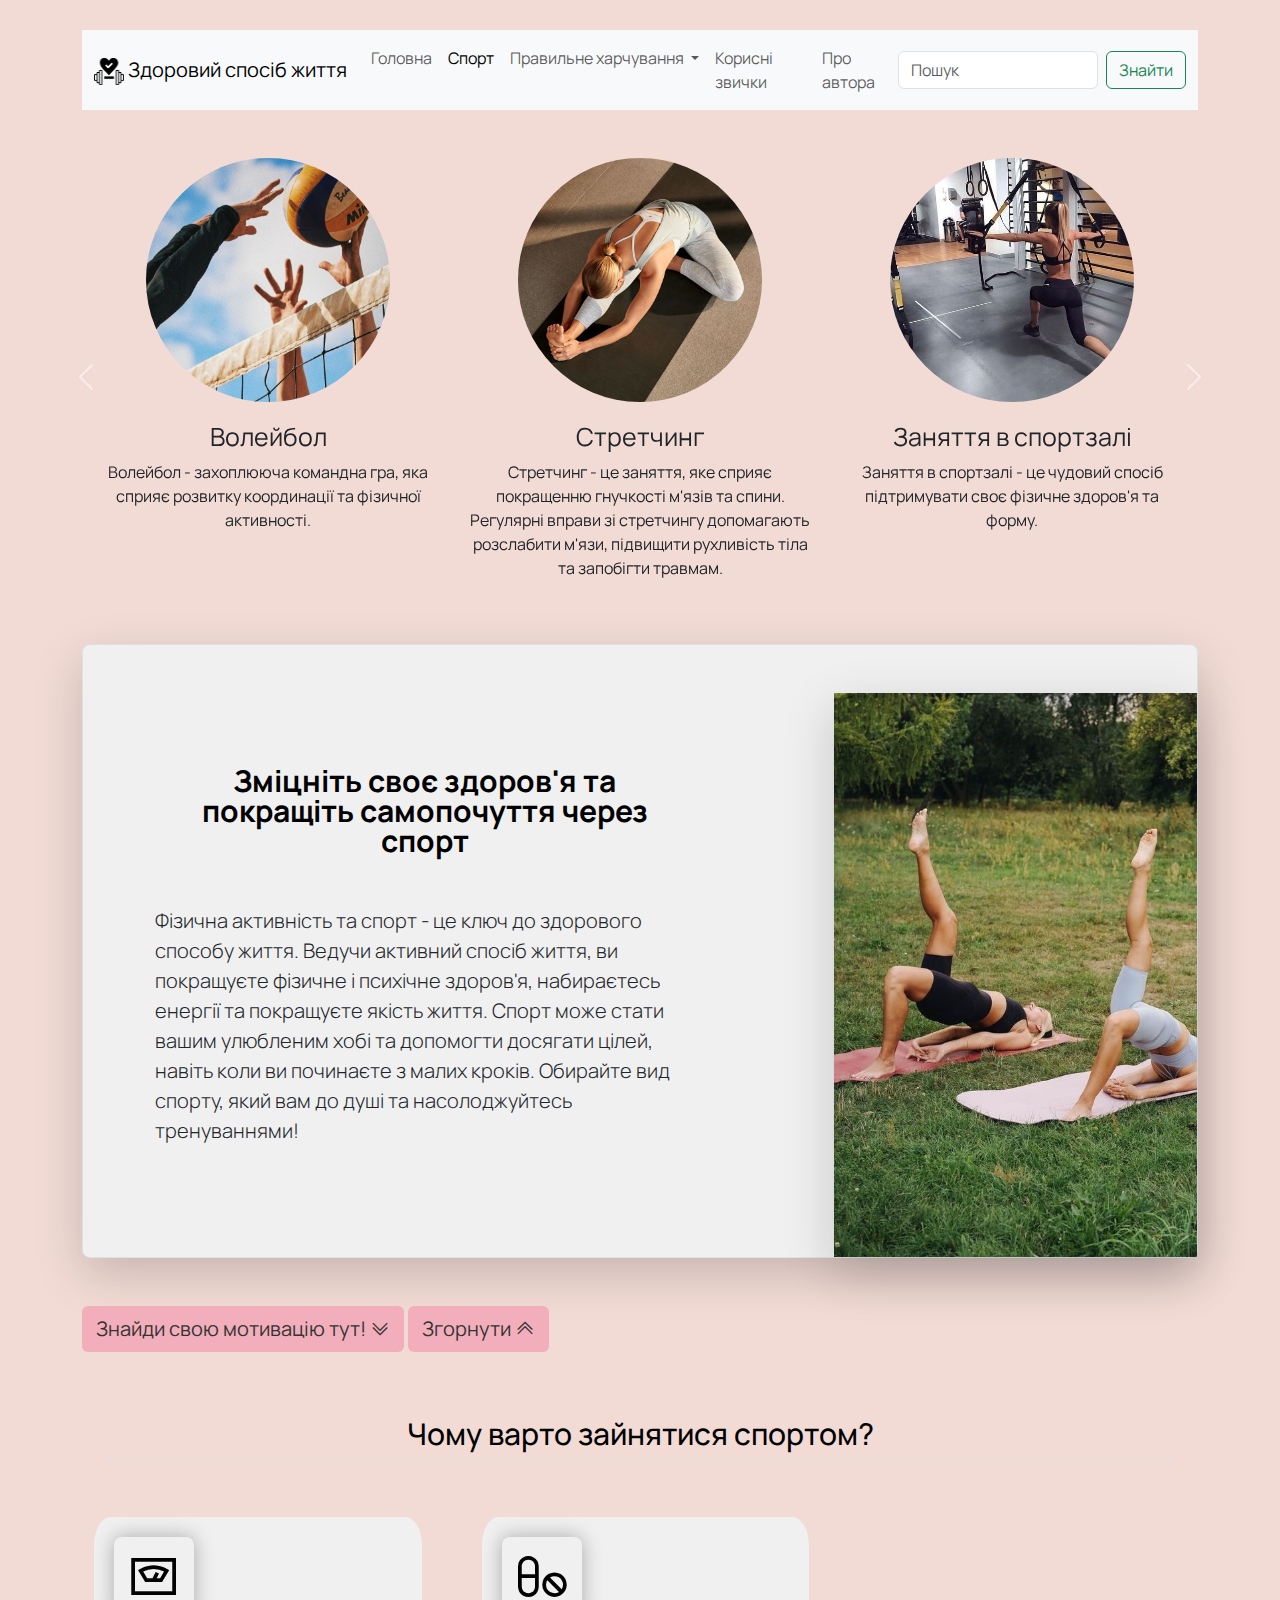
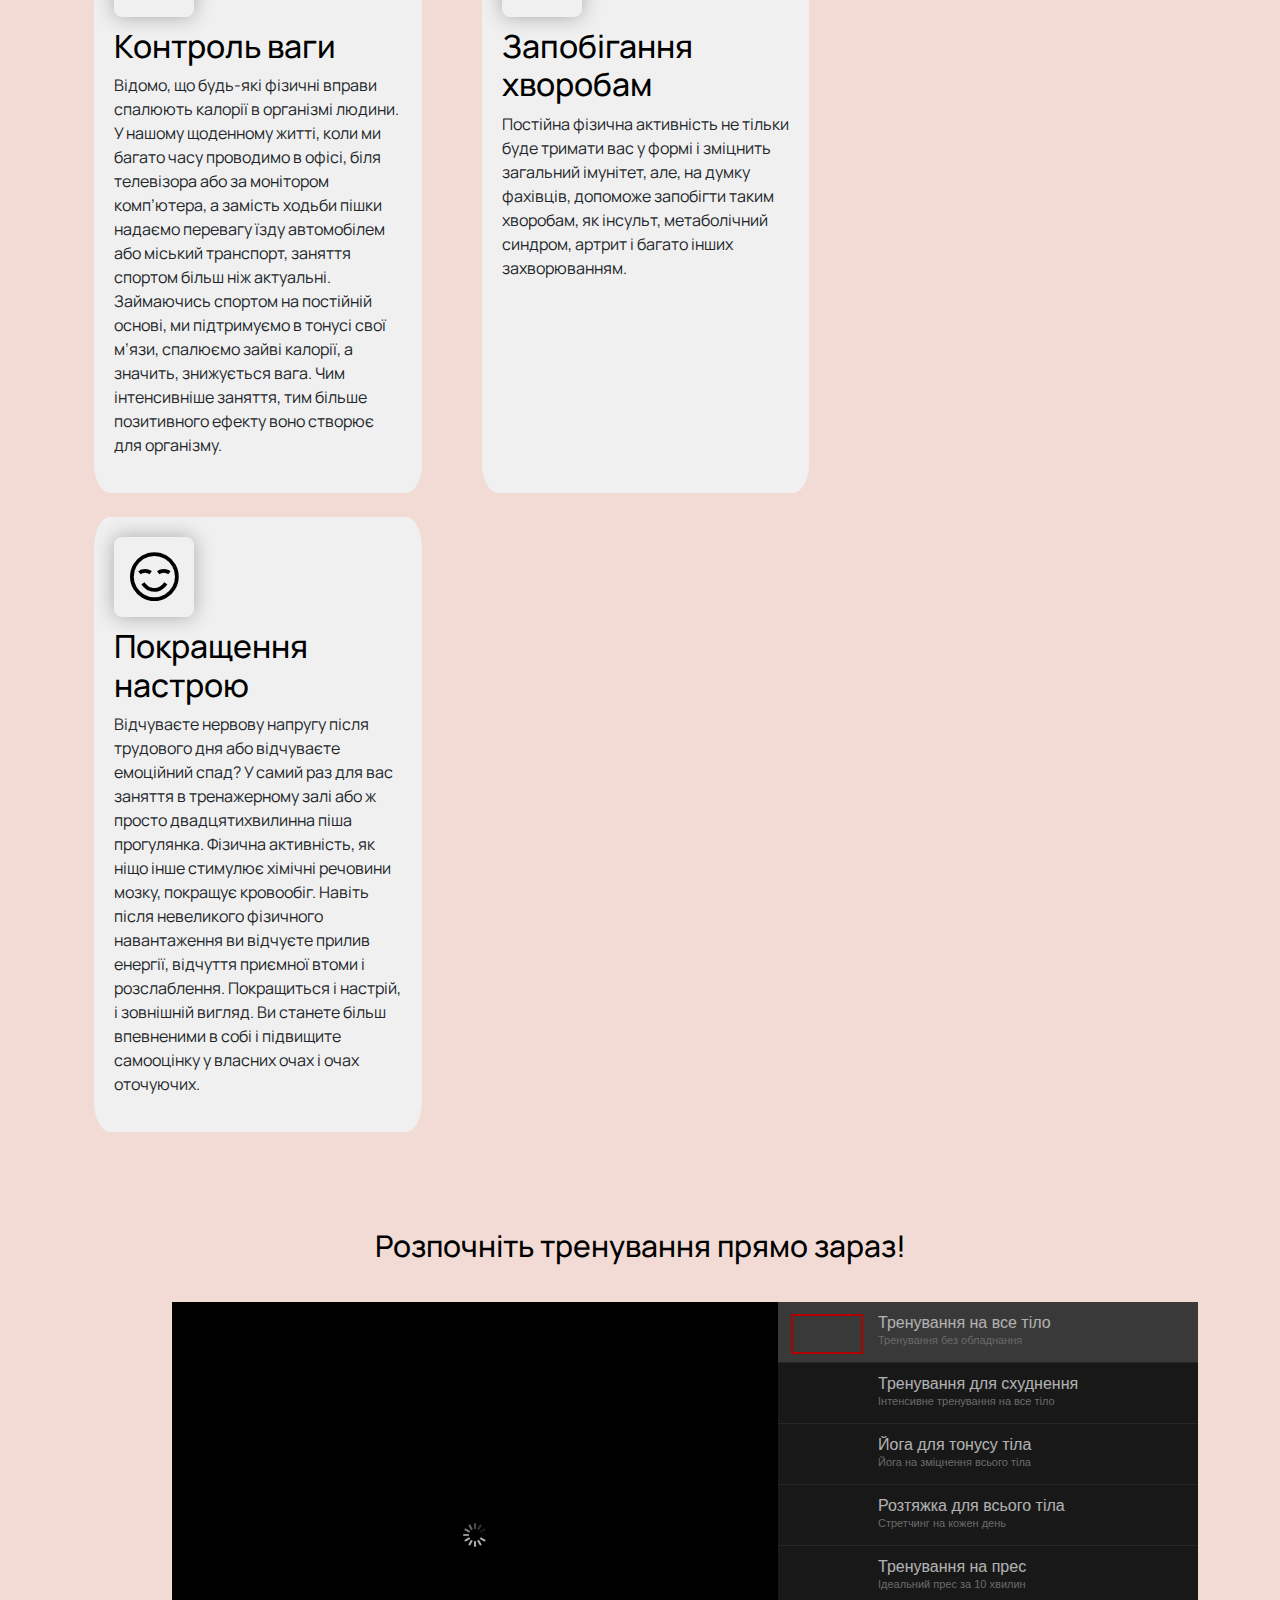
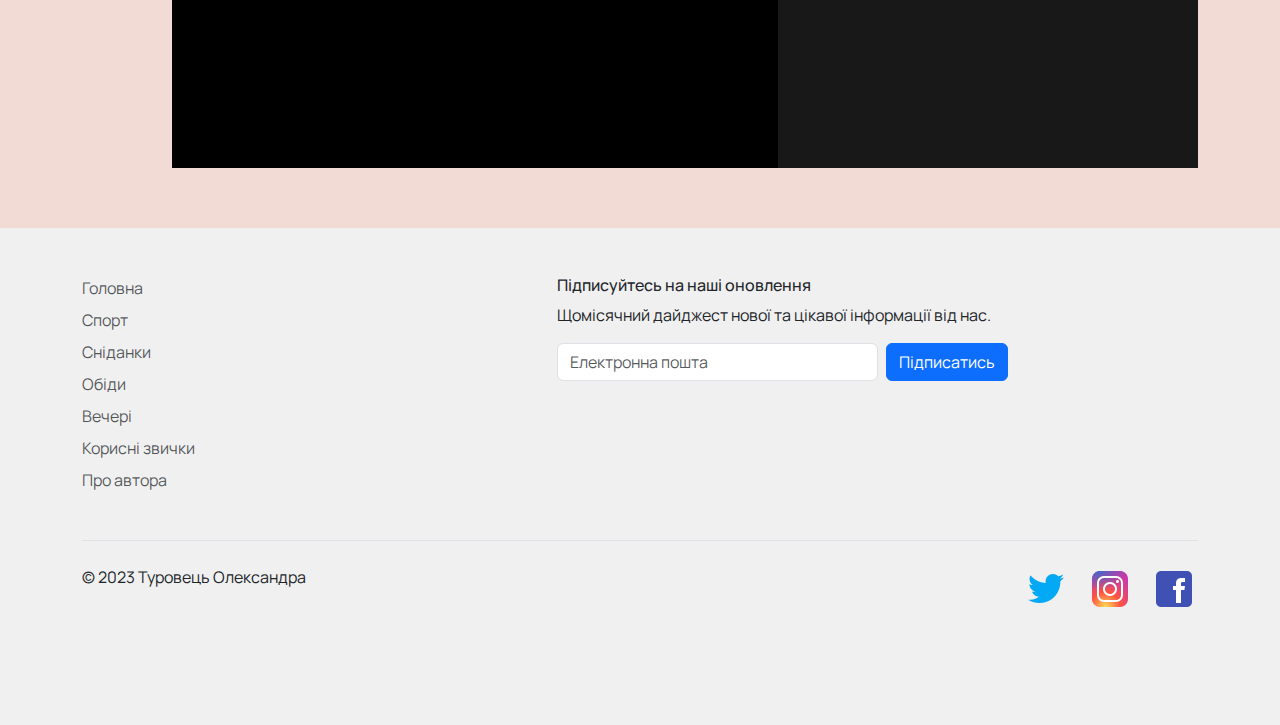
<file: sport.html>
﻿<!DOCTYPE html>

<html lang="en" xmlns="http://www.w3.org/1999/xhtml">
<head>
  <meta charset="utf-8" />
  <title>Спорт</title>
  <link href="css/bootstrap.css" rel="stylesheet">
  <link href="css/sport.css" rel="stylesheet">
  <link href="images/icon.svg" rel="icon">
  <link rel="stylesheet" href="line-awesome/css/line-awesome.css">
  <link href="css/jquery.css" rel="stylesheet">

  <link rel="preconnect" href="https://fonts.googleapis.com">
  <link rel="preconnect" href="https://fonts.gstatic.com" crossorigin>
  <link href="https://fonts.googleapis.com/css2?family=Manrope&display=swap" rel="stylesheet">

</head>
<body>
  <div class="container" style="padding-top: 30px;">
    <div class="row">
      <div class="col">
        <nav class="navbar navbar-expand-lg bg-body-tertiary">
          <div class="container-fluid">
            <a class="navbar-brand" href="#">
              <img src="images/logo.png" alt="Логотип" width="30" height="27">   Здоровий спосіб життя
            </a>
            <button class="navbar-toggler" type="button" data-bs-toggle="collapse" data-bs-target="#navbarScroll" aria-controls="navbarScroll" aria-expanded="false" aria-label="Toggle navigation">
              <span class="navbar-toggler-icon"></span>
            </button>
            <div class="collapse navbar-collapse" id="navbarScroll">
              <ul class="navbar-nav me-auto my-2 my-lg-0 navbar-nav-scroll" style="--bs-scroll-height: 100px;">
                <li class="nav-item">
                  <a class="nav-link" href="index.html">Головна</a>
                </li>
                <li class="nav-item">
                  <a class="nav-link active" aria-current="page" href="#">Спорт</a>
                </li>
                <li class="nav-item dropdown">
                  <a class="nav-link dropdown-toggle" href="#" role="button" data-bs-toggle="dropdown" aria-expanded="false">
                    Правильне харчування
                  </a>
                  <ul class="dropdown-menu">
                    <li><a class="dropdown-item" href="breakfast.html">Сніданки</a></li>
                    <li><a class="dropdown-item" href="dinner.html">Обіди</a></li>
                    <li><a class="dropdown-item" href="supper.html">Вечері</a></li>
                   </ul>
                </li>
                <li class="nav-item">
                  <a class="nav-link" href="tips.html">Корисні звички</a>
                </li>
                <li class="nav-item">
                  <a class="nav-link" href="about.html">Про автора</a>
                </li>
              </ul>
              <form class="d-flex" role="search">
                <input class="form-control me-2" type="search" placeholder="Пошук" aria-label="Search">
                <button class="btn btn-outline-success" type="submit">Знайти</button>
              </form>
            </div>
          </div>
        </nav>
      </div><!--./col-->
    </div><!--./row-->



    <div class="row">
      <div class="col">
        <div class="container mt-5">
          <!-- Carousel -->
          <div id="myCarousel" class="carousel slide" data-bs-ride="carousel">
            <div class="carousel-inner">
              <div class="carousel-item active">
                <div class="row">
                  <div class="col-md-4">
                    <img src="images/voley.jpg" class="bd-placeholder-img rounded-circle mx-auto d-block" role="img" aria-label="Placeholder" preserveAspectRatio="xMidYMid slice" focusable="false"><title>Placeholder</title></img>
                    <h2 class="fw-normal text-center">Волейбол</h2>
                    <p class="text-center">Волейбол - захоплююча командна гра, яка сприяє розвитку координації та фізичної активності. </p>
                  </div>
                  <div class="col-md-4">
                    <img src="images/stretching.jpg" class="bd-placeholder-img rounded-circle mx-auto d-block" role="img" aria-label="Placeholder" preserveAspectRatio="xMidYMid slice" focusable="false"><title>Placeholder</title></img>
                    <h2 class="fw-normal text-center">Стретчинг</h2>
                    <p class="text-center">Стретчинг - це заняття, яке сприяє покращенню гнучкості м'язів та спини. Регулярні вправи зі стретчингу допомагають розслабити м'язи, підвищити рухливість тіла та запобігти травмам.</p>
                  </div>
                  <div class="col-md-4">
                    <img src="images/gym.jpg" class="bd-placeholder-img rounded-circle mx-auto d-block" role="img" aria-label="Placeholder" preserveAspectRatio="xMidYMid slice" focusable="false"><title>Placeholder</title></img>
                    <h2 class="fw-normal text-center">Заняття в спортзалі</h2>
                    <p class="text-center">Заняття в спортзалі - це чудовий спосіб підтримувати своє фізичне здоров'я та форму.</p>
                  </div>
                </div>
              </div>
              <div class="carousel-item">
                <div class="row">
                  <div class="col-md-4">
                    <img src="images/tennis.jpg" class="bd-placeholder-img rounded-circle mx-auto d-block" role="img" aria-label="Placeholder" preserveAspectRatio="xMidYMid slice" focusable="false"><title>Placeholder</title></img>
                    <h2 class="fw-normal text-center">Теніс</h2>
                    <p class="text-center">Гра в теніс розвиває швидкість, координацію та реакцію. Це чудовий спосіб підтримувати фізичну активність та насолоджуватися грою на свіжому повітрі.</p>
                  </div>
                  <div class="col-md-4">
                    <img src="images/basketball.jpg" class="bd-placeholder-img rounded-circle mx-auto d-block" aria-label="Placeholder" preserveAspectRatio="xMidYMid slice" focusable="false"><title>Placeholder</title></img>
                    <h2 class="fw-normal text-center">Баскетбол</h2>
                    <p class="text-center">Баскетбол - це вид спорту, який розвиває силу, спритність та спортивний дух. Гра в баскетбол сприяє командній взаємодії та вдосконаленню навичок гри в команді.</p>
                  </div>
                  <div class="col-md-4">
                    <img src="images/horse.jpg" class="bd-placeholder-img rounded-circle mx-auto d-block" role="img" aria-label="Placeholder" preserveAspectRatio="xMidYMid slice" focusable="false"><title>Placeholder</title></img>
                    <h2 class="fw-normal text-center">Верхова їзда</h2>
                    <p class="text-center">Верхова їзда - це чудовий спосіб спілкування з природою та розвитку гнучкості. Цей вид спорту допомагає зміцнити м'язи та вдосконалити навички взаємодії з конем.</p>
                  </div>
                </div>
              </div>
              <div class="carousel-item">
                <div class="row">
                  <div class="col-md-4">
                    <img src="images/dancing.jpg" class="bd-placeholder-img rounded-circle mx-auto d-block" role="img" aria-label="Placeholder" preserveAspectRatio="xMidYMid slice" focusable="false"><title>Placeholder</title></img>
                    <h2 class="fw-normal text-center">Танці</h2>
                    <p class="text-center">Танці - це спосіб виразити свою індивідуальність через рухи та водночас підтримувати фізичну активність. Приєднуйтесь до танцювального колективу та вивчайте різні види танців!</p>
                  </div>
                  <div class="col-md-4">
                    <img src="images/bicycle.jpg" class="bd-placeholder-img rounded-circle mx-auto d-block" role="img" aria-label="Placeholder" preserveAspectRatio="xMidYMid slice" focusable="false"><title>Placeholder</title></img>
                    <h2 class="fw-normal text-center">Велоспорт</h2>
                    <p class="text-center">Велоспорт - це ідеальний спосіб зберегти фізичне та емоційне здоров'я. Сідайте на велосипед, вирушайте у захоплюючі подорожі та досліджуйте нові місця!</p>
                  </div>
                  <div class="col-md-4">
                    <img src="images/running.jpg" class="bd-placeholder-img rounded-circle mx-auto d-block" role="img" aria-label="Placeholder" preserveAspectRatio="xMidYMid slice" focusable="false"><title>Placeholder</title></img>
                    <h2 class="fw-normal text-center">Біг</h2>
                    <p class="text-center">
                      Біг - це прекрасний спосіб зберегти тонус м'язів, покращити дихання та витривалість. Спробуйте нові маршрути та досягайте своїх цілей!
                    </p>
                  </div>
                </div>
              </div>
            </div>

            <!-- Кнопки переходу -->
            <a class="carousel-control-prev" href="#myCarousel" role="button" data-bs-slide="prev">
              <span class="carousel-control-prev-icon" aria-hidden="true"></span>
              <span class="visually-hidden">Previous</span>
            </a>
            <a class="carousel-control-next" href="#myCarousel" role="button" data-bs-slide="next">
              <span class="carousel-control-next-icon" aria-hidden="true"></span>
              <span class="visually-hidden">Next</span>
            </a>
          </div>
        </div>
      </div><!--./col-->
    </div><!--./row-->

    <div class="b-example-divider"></div>

    <div class="row">
      <div class="col">
        <div class="container my-5">
          <div class="row p-4 pb-0 pe-lg-0 pt-lg-5 align-items-center rounded-3 border shadow-lg custom-bg">
            <div class="col-lg-7 p-3 p-lg-5 pt-lg-3">
              <h1 class="display-4 fw-bold lh-1 text-body-emphasis">Зміцніть своє здоров'я та покращіть самопочуття через спорт</h1>
              <p class="lead">
                Фізична активність та спорт - це ключ до здорового способу життя. Ведучи активний спосіб життя, ви
                покращуєте фізичне і психічне здоров'я, набираєтесь енергії та покращуєте якість життя. Спорт може стати вашим
                улюбленим хобі та допомогти досягати цілей, навіть коли ви починаєте з малих кроків. Обирайте вид спорту, який
                вам до душі та насолоджуйтесь тренуваннями!
              </p>
            </div>
            <div class="col-lg-4 offset-lg-1 p-0 overflow-hidden shadow-lg">
              <img class="rounded-lg-3" src="images/sport.jpg" width="470">
            </div>
          </div>
        </div>
      </div><!--./col-->
    </div><!--./row-->
  </div><!--./container-->

  <div class="container">
    <div class="row">
      <div class="col">
        <p class="d-inline-flex gap-1">
          <a class="btn custom-btn" data-bs-toggle="collapse" href="#collapseExample" role="button" aria-expanded="false" aria-controls="collapseExample">
            Знайди свою мотивацію тут! <i class="las la-angle-double-down"></i>
          </a>
          <button class="btn custom-btn" type="button" data-bs-toggle="collapse" data-bs-target="#collapseExample" aria-expanded="false" aria-controls="collapseExample">
            Згорнути <i class="las la-angle-double-up"></i>
          </button>
        </p>
        <div class="collapse" id="collapseExample">
          <div class="card card-body">
            Неважливо, як повільно ти просувається. Головне – ти не зупиняєшся.
          </div>
        </div>
      </div><!--./col-->
    </div><!--./row-->
  </div><!--./container-->


  <div class="container">
    <div class="row">
      <div class="col">
        <div class="container px-4 py-5" id="featured-3">
          <h3 class="pb-2 border-bottom">Чому варто зайнятися спортом?</h3>
          <div class="row g-4 py-5 row-cols-1 row-cols-lg-3">
            <div class="feature col custom-bg-1">
              <div class="feature-icon d-inline-flex align-items-center justify-content-center">
                <div class="icon-block">
                  <i class="las la-weight"></i>
                </div>
              </div>
              <h4 class="fs-2 text-body-emphasis">Контроль ваги</h4>
              <p>
                Відомо, що будь-які фізичні вправи спалюють калорії в організмі людини. У нашому щоденному житті, коли ми багато часу
                проводимо в офісі, біля телевізора або за монітором комп’ютера, а замість ходьби пішки надаємо перевагу їзду автомобілем
                або міський транспорт, заняття спортом більш ніж актуальні.

                Займаючись спортом на постійній основі, ми підтримуємо в тонусі свої м’язи, спалюємо зайві калорії, а значить,
                знижується вага. Чим інтенсивніше заняття, тим більше позитивного ефекту воно створює для організму.
              </p>
            </div>
            <div class="feature col custom-bg-2">
              <div class="feature-icon d-inline-flex align-items-center justify-content-center">
                <div class="icon-block">
                  <i class="las la-pills"></i>
                </div>
              </div>
              <h4 class="fs-2 text-body-emphasis">Запобігання хворобам</h4>
              <p>
                Постійна фізична активність не тільки буде тримати вас у формі і зміцнить загальний імунітет, але, на думку фахівців,
                допоможе запобігти таким хворобам, як інсульт, метаболічний синдром, артрит і багато інших захворюванням.
              </p>
            </div>
            <div class="feature col custom-bg-3">
              <div class="feature-icon d-inline-flex align-items-center justify-content-center">
                <div class="icon-block">
                  <i class="las la-smile-beam"></i>
                </div>
              </div>
              <h4 class="fs-2 text-body-emphasis">Покращення настрою</h4>
              <p>
                Відчуваєте нервову напругу після трудового дня або відчуваєте емоційний спад? У самий раз для вас заняття в
                тренажерному залі або ж просто двадцятихвилинна піша прогулянка. Фізична активність, як ніщо інше стимулює хімічні
                речовини мозку, покращує кровообіг. Навіть після невеликого фізичного навантаження ви відчуєте прилив енергії,
                відчуття приємної втоми і розслаблення. Покращиться і настрій, і зовнішній вигляд. Ви станете більш впевненими в собі
                і підвищите самооцінку у власних очах і очах оточуючих.
              </p>
            </div>
          </div>
        </div>
      </div><!--./col-->
    </div><!--./row-->
  </div><!--./container-->

  <div class="container">
    <div class="row">
      <div class="col">
        <h3>Розпочніть тренування прямо зараз!</h3>
      </div><!--./col-->
    </div><!--./row-->
  </div><!--./container-->

  <!--Unite Gallery Video Slider-->

  <div class="container">
    <div class="video">
      <div class="row">
        <div class="col">
          <div id="gallery">

            <div data-type="youtube"
                 data-videoid="UczaLjh5PGY"
                 data-title="Тренування на все тіло"
                 data-description="Тренування без обладнання"></div>

            <div data-type="youtube"
                 data-videoid="dKAMKrElFJE"
                 data-title="Тренування для схуднення"
                 data-description="Інтенсивне тренування на все тіло"></div>

            <div data-type="youtube"
                 data-videoid="gXNzIdLe-us"
                 data-title="Йога для тонусу тіла"
                 data-description="Йога на зміцнення всього тіла"></div>

            <div data-type="youtube"
                 data-videoid="bhnWbANutmA"
                 data-title="Розтяжка для всього тіла"
                 data-description="Стретчинг на кожен день"></div>

            <div data-type="youtube"
                 data-videoid="FgunKLjGvV8"
                 data-title="Тренування на прес"
                 data-description="Ідеальний прес за 10 хвилин"></div>

          </div>
        </div><!--./col-->
      </div><!--./row-->
    </div>
  </div><!--./container-->
  <!--/Unite Gallery Video Slider-->

  <div class="square2">
    <div class="container">

      <footer class="py-5">
        <div class="row">


          <div class="col-6 col-md-2 mb-3">
            <ul class="nav flex-column">
              <li class="nav-item mb-2"><a href="index.html" class="nav-link p-0 text-body-secondary">Головна</a></li>
              <li class="nav-item mb-2"><a href="sport.html" class="nav-link p-0 text-body-secondary">Спорт</a></li>
              <li class="nav-item mb-2"><a href="breakfast.html" class="nav-link p-0 text-body-secondary">Сніданки</a></li>
              <li class="nav-item mb-2"><a href="dinner.html" class="nav-link p-0 text-body-secondary">Обіди</a></li>
              <li class="nav-item mb-2"><a href="supper.html" class="nav-link p-0 text-body-secondary">Вечері</a></li>
              <li class="nav-item mb-2"><a href="tips.html" class="nav-link p-0 text-body-secondary">Корисні звички</a></li>
              <li class="nav-item mb-2"><a href="about.html" class="nav-link p-0 text-body-secondary">Про автора</a></li>
            </ul>
          </div>

          <div class="col-6 col-md-2 mb-3">
            <ul class="nav flex-column">
            </ul>
          </div>

          <div class="col-md-5 offset-md-1 mb-3">
            <form>
              <h6>Підписуйтесь на наші оновлення</h6>
              <p>Щомісячний дайджест нової та цікавої інформації від нас.</p>
              <div class="d-flex flex-column flex-sm-row w-100 gap-2">
                <label for="email" class="visually-hidden">Адреса електронної пошти</label>
                <input id="email" name="email" type="email" class="form-control" placeholder="Електронна пошта" required>
                <button class="btn btn-primary" type="submit">Підписатись</button>
              </div>
            </form>
          </div>
        </div>

        <div class="d-flex flex-column flex-sm-row justify-content-between py-4 my-4 border-top">
          <p>&copy; 2023 Туровець Олександра</p>
          <ul class="list-unstyled d-flex">
            <li class="ms-3"><a class="link-body-emphasis" href="https://twitter.com/your_twitter"><img src="images/twitter.png" alt="Twitter"></a></li>
            <li class="ms-3"><a class="link-body-emphasis" href="https://instagram.com/sashaa.turovets?igshid=NGVhN2U2NjQ0Yg=="><img src="images/inst.png" alt="Instagram"></a></li>
            <li class="ms-3"><a class="link-body-emphasis" href="https://www.facebook.com/your_facebook"><img src="images/fb.png" alt="Facebook"></a></li>
          </ul>
        </div>
      </footer>
    </div>
  </div>

  <!--Scripts-->

  <script src="js/bootstrap.bundle.js"></script>

  <script src="js/jquery.js"></script>
  <script src="js/jquery-ui.js"></script>
  <script type='text/javascript' src='unitegallery/js/unitegallery.min.js'></script>
  <link rel='stylesheet' href='unitegallery/css/unite-gallery.css' type='text/css' />
  <script src='unitegallery/themes/video/ug-theme-video.js' type='text/javascript'></script>
  <link href='unitegallery/themes/video/skin-right-no-thumb.css' rel='stylesheet' type='text/css' />
  <link href='unitegallery/themes/video/skin-right-thumb.css' rel='stylesheet' type='text/css' />
  <link href='unitegallery/themes/video/skin-right-title-only.css' rel='stylesheet' type='text/css' />

  <script>
    jQuery("#gallery").unitegallery({
      gallery_theme: "video"
    });
  </script>

  <!--/Scripts-->

</body>
</html>
</file>
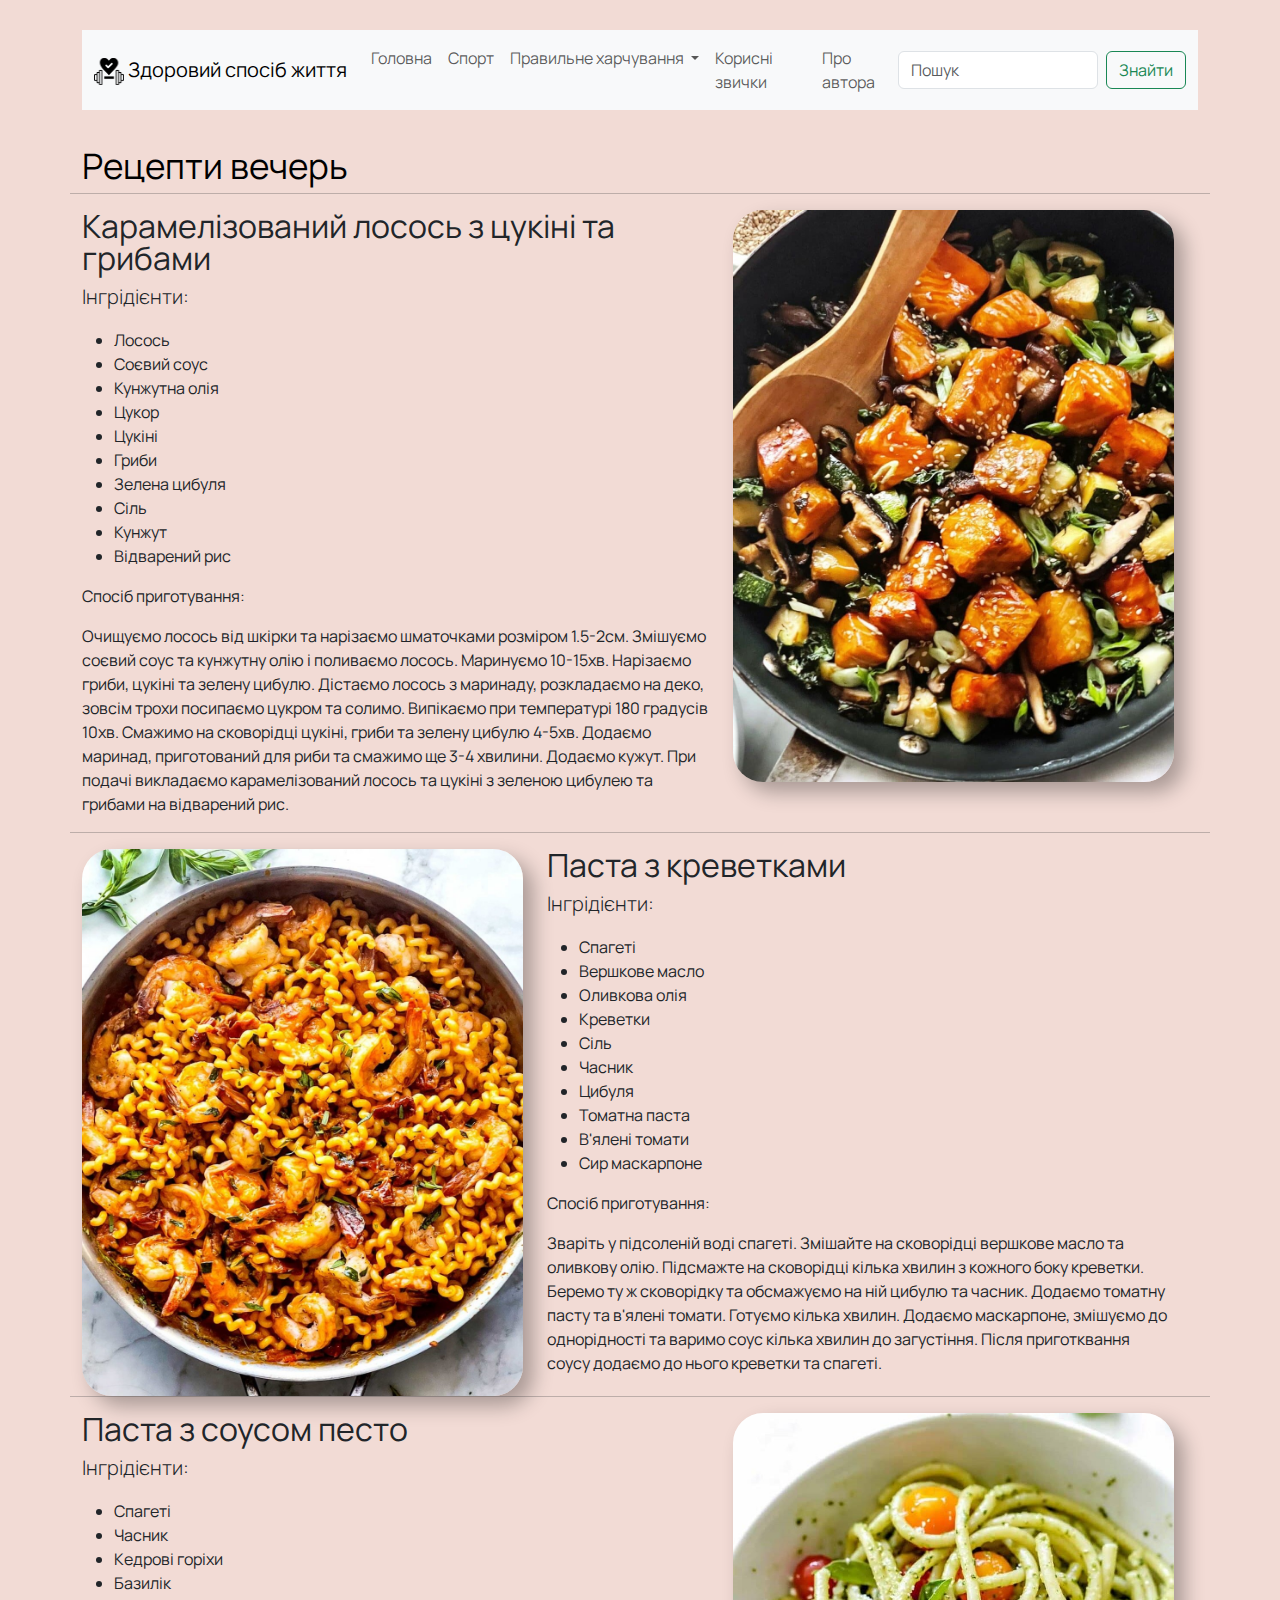
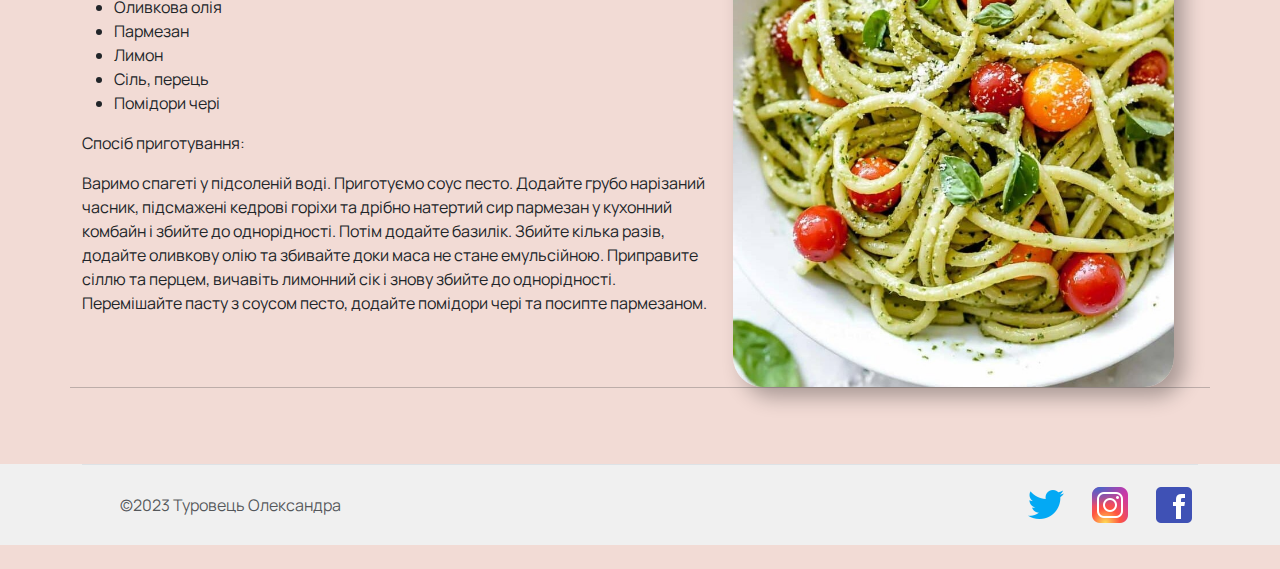
<file: supper.html>
﻿<!DOCTYPE html>

<html lang="en" xmlns="http://www.w3.org/1999/xhtml">
<head>
  <meta charset="utf-8" />
  <title>Вечері</title>
  <link href="css/bootstrap.css" rel="stylesheet">
  <link href="css/style.css" rel="stylesheet">
  <link href="images/icon.svg" rel="icon">

  <link rel="preconnect" href="https://fonts.googleapis.com">
  <link rel="preconnect" href="https://fonts.gstatic.com" crossorigin>
  <link href="https://fonts.googleapis.com/css2?family=Manrope&display=swap" rel="stylesheet">

</head>
<body>
  <div class="container" style="padding-top: 30px;">
    <div class="row">
      <div class="col">
        <nav class="navbar navbar-expand-lg bg-body-tertiary">
          <div class="container-fluid">
            <a class="navbar-brand" href="#">
              <img src="images/logo.png" alt="Логотип" width="30" height="27">   Здоровий спосіб життя
            </a>
            <button class="navbar-toggler" type="button" data-bs-toggle="collapse" data-bs-target="#navbarScroll" aria-controls="navbarScroll" aria-expanded="false" aria-label="Toggle navigation">
              <span class="navbar-toggler-icon"></span>
            </button>
            <div class="collapse navbar-collapse" id="navbarScroll">
              <ul class="navbar-nav me-auto my-2 my-lg-0 navbar-nav-scroll" style="--bs-scroll-height: 100px;">
                <li class="nav-item">
                  <a class="nav-link" href="index.html">Головна</a>
                </li>
                <li class="nav-item">
                  <a class="nav-link" href="sport.html">Спорт</a>
                </li>
                <li class="nav-item dropdown">
                  <a class="nav-link dropdown-toggle" href="#" role="button" data-bs-toggle="dropdown" aria-expanded="false">
                    Правильне харчування
                  </a>
                  <ul class="dropdown-menu">
                    <li><a class="dropdown-item" href="breakfast.html">Сніданки</a></li>
                    <li><a class="dropdown-item" href="dinner.html">Обіди</a></li>
                    <li><a class="dropdown-item active" aria-current="page" href="#">Вечері</a></li>
                  </ul>
                </li>
                <li class="nav-item">
                  <a class="nav-link" href="tips.html">Корисні звички</a>
                </li>
                <li class="nav-item">
                  <a class="nav-link" href="about.html">Про автора</a>
                </li>
              </ul>
              <form class="d-flex" role="search">
                <input class="form-control me-2" type="search" placeholder="Пошук" aria-label="Search">
                <button class="btn btn-outline-success" type="submit">Знайти</button>
              </form>
            </div>
          </div>
        </nav>
      </div>
    </div>

    <div class="row">
      <div class="header">
        <h7>Рецепти вечерь</h7>
      </div>
    </div>

    <div class="row">
      <hr class="featurette-divider">
      <div class="row featurette">
        <div class="col-md-7">
          <h2 class="featurette-heading fw-normal lh-1">Карамелізований лосось з цукіні та грибами</h2>
          <p class="lead">
            Інгрідієнти:
            <ul>
              <li>Лосось</li>
              <li>Соєвий соус</li>
              <li>Кунжутна олія</li>
              <li>Цукор</li>
              <li>Цукіні</li>
              <li>Гриби</li>
              <li>Зелена цибуля</li>
              <li>Сіль</li>
              <li>Кунжут</li>
              <li>Відварений рис</li>
            </ul>
          </p>
          <p>Спосіб приготування:</p>
          <p>
            Очищуємо лосось від шкірки та нарізаємо шматочками розміром 1.5-2см. Змішуємо соєвий соус та кунжутну олію
            і поливаємо лосось. Маринуємо 10-15хв. Нарізаємо гриби, цукіні та зелену цибулю. Дістаємо лосось з
            маринаду, розкладаємо на деко, зовсім трохи посипаємо цукром та солимо. Випікаємо при температурі 180
            градусів 10хв. Смажимо на сковорідці цукіні, гриби та зелену цибулю 4-5хв. Додаємо маринад, приготований
            для риби та смажимо ще 3-4 хвилини. Додаємо кужут. При подачі викладаємо карамелізований лосось та цукіні
            з зеленою цибулею та грибами на відварений рис.
          </p>
        </div>
        <div class="col-md-5">
          <img src="images/salmon.jpg" class="bd-placeholder-img bd-placeholder-img-lg featurette-image img-fluid mx-auto" width="450" height="450" xmlns="http://www.w3.org/2000/svg" role="img" aria-label="Placeholder: 500x500" preserveAspectRatio="xMidYMid slice" focusable="false"></img>
        </div>
      </div>

      <hr class="featurette-divider">

      <div class="row featurette">
        <div class="col-md-7 order-md-2">
          <h2 class="featurette-heading fw-normal lh-1">Паста з креветками</h2>
          <p class="lead">
            Інгрідієнти:
            <ul>
              <li>Спагеті</li>
              <li>Вершкове масло</li>
              <li>Оливкова олія</li>
              <li>Креветки</li>
              <li>Сіль</li>
              <li>Часник</li>
              <li>Цибуля</li>
              <li>Томатна паста</li>
              <li>В'ялені томати</li>
              <li>Сир маскарпоне</li>
            </ul>
          </p>
          <p>Спосіб приготування:</p>
          <p>
            Зваріть у підсоленій воді спагеті. Змішайте на сковорідці вершкове масло та оливкову олію. Підсмажте на
            сковорідці кілька хвилин з кожного боку креветки. Беремо ту ж сковорідку та обсмажуємо на ній цибулю та
            часник. Додаємо томатну пасту та в'ялені томати. Готуємо кілька хвилин. Додаємо маскарпоне, змішуємо до
            однорідності та варимо соус кілька хвилин до загустіння. Після приготквання соусу додаємо до нього креветки
            та спагеті.
          </p>
        </div>
        <div class="col-md-5 order-md-1">
          <img src="images/shrimppasta.jpg" class="bd-placeholder-img bd-placeholder-img-lg featurette-image img-fluid mx-auto" width="450" height="450" xmlns="http://www.w3.org/2000/svg" role="img" aria-label="Placeholder: 500x500" preserveAspectRatio="xMidYMid slice" focusable="false"></img>
        </div>
      </div>

      <hr class="featurette-divider">

      <div class="row featurette">
        <div class="col-md-7">
          <h2 class="featurette-heading fw-normal lh-1">Паста з соусом песто</h2>
          <p class="lead">
            Інгрідієнти:
            <ul>
              <li>Спагеті</li>
              <li>Часник</li>
              <li>Кедрові горіхи</li>
              <li>Базилік</li>
              <li>Оливкова олія</li>
              <li>Пармезан</li>
              <li>Лимон</li>
              <li>Сіль, перець</li>
              <li>Помідори чері</li>
            </ul>
          </p>
          <p>Спосіб приготування:</p>
          <p>
            Варимо спагеті у підсоленій воді. Приготуємо соус песто. Додайте грубо нарізаний часник, підсмажені кедрові горіхи та 
            дрібно натертий сир пармезан у кухонний комбайн і збийте до однорідності. Потім додайте базилік. Збийте кілька разів, 
            додайте оливкову олію та збивайте доки маса не стане емульсійною. Приправите сіллю та перцем, вичавіть лимонний сік і 
            знову збийте до однорідності. Перемішайте пасту з соусом песто, додайте помідори чері та посипте пармезаном.
          </p>
        </div>
        <div class="col-md-5">
          <img src="images/pesto.jpg" class="bd-placeholder-img bd-placeholder-img-lg featurette-image img-fluid mx-auto" width="450" height="450" xmlns="http://www.w3.org/2000/svg" role="img" aria-label="Placeholder: 500x500" preserveAspectRatio="xMidYMid slice" focusable="false"></img>
        </div>
      </div>

      <hr class="featurette-divider">

     
    </div>
  </div><!-- /.container -->
    <div class="square2">
      <div class="container">
        <footer class="d-flex flex-wrap justify-content-between align-items-center py-3 my-4 border-top">
          <div class="col-md-4 d-flex align-items-center">
            <a href="/" class="mb-3 me-2 mb-md-0 text-body-secondary text-decoration-none lh-1">
              <svg class="bi" width="30" height="24"><use xlink:href="#bootstrap" /></svg>
            </a>
            <span class="mb-3 mb-md-0 text-body-secondary">&copy;2023 Туровець Олександра</span>
          </div>

          <ul class="nav col-md-4 justify-content-end list-unstyled d-flex">
            <li class="ms-3"><a class="link-body-emphasis" href="https://twitter.com/your_twitter"><img src="images/twitter.png" alt="Twitter"></a></li>
            <li class="ms-3"><a class="link-body-emphasis" href="https://instagram.com/sashaa.turovets?igshid=NGVhN2U2NjQ0Yg=="><img src="images/inst.png" alt="Instagram"></a></li>
            <li class="ms-3"><a class="link-body-emphasis" href="https://www.facebook.com/your_facebook"><img src="images/fb.png" alt="Facebook"></a></li>
          </ul>
        </footer>
      </div>
    </div>
  


  <script src="js/bootstrap.bundle.js"></script>
</body>
</html>
</file>
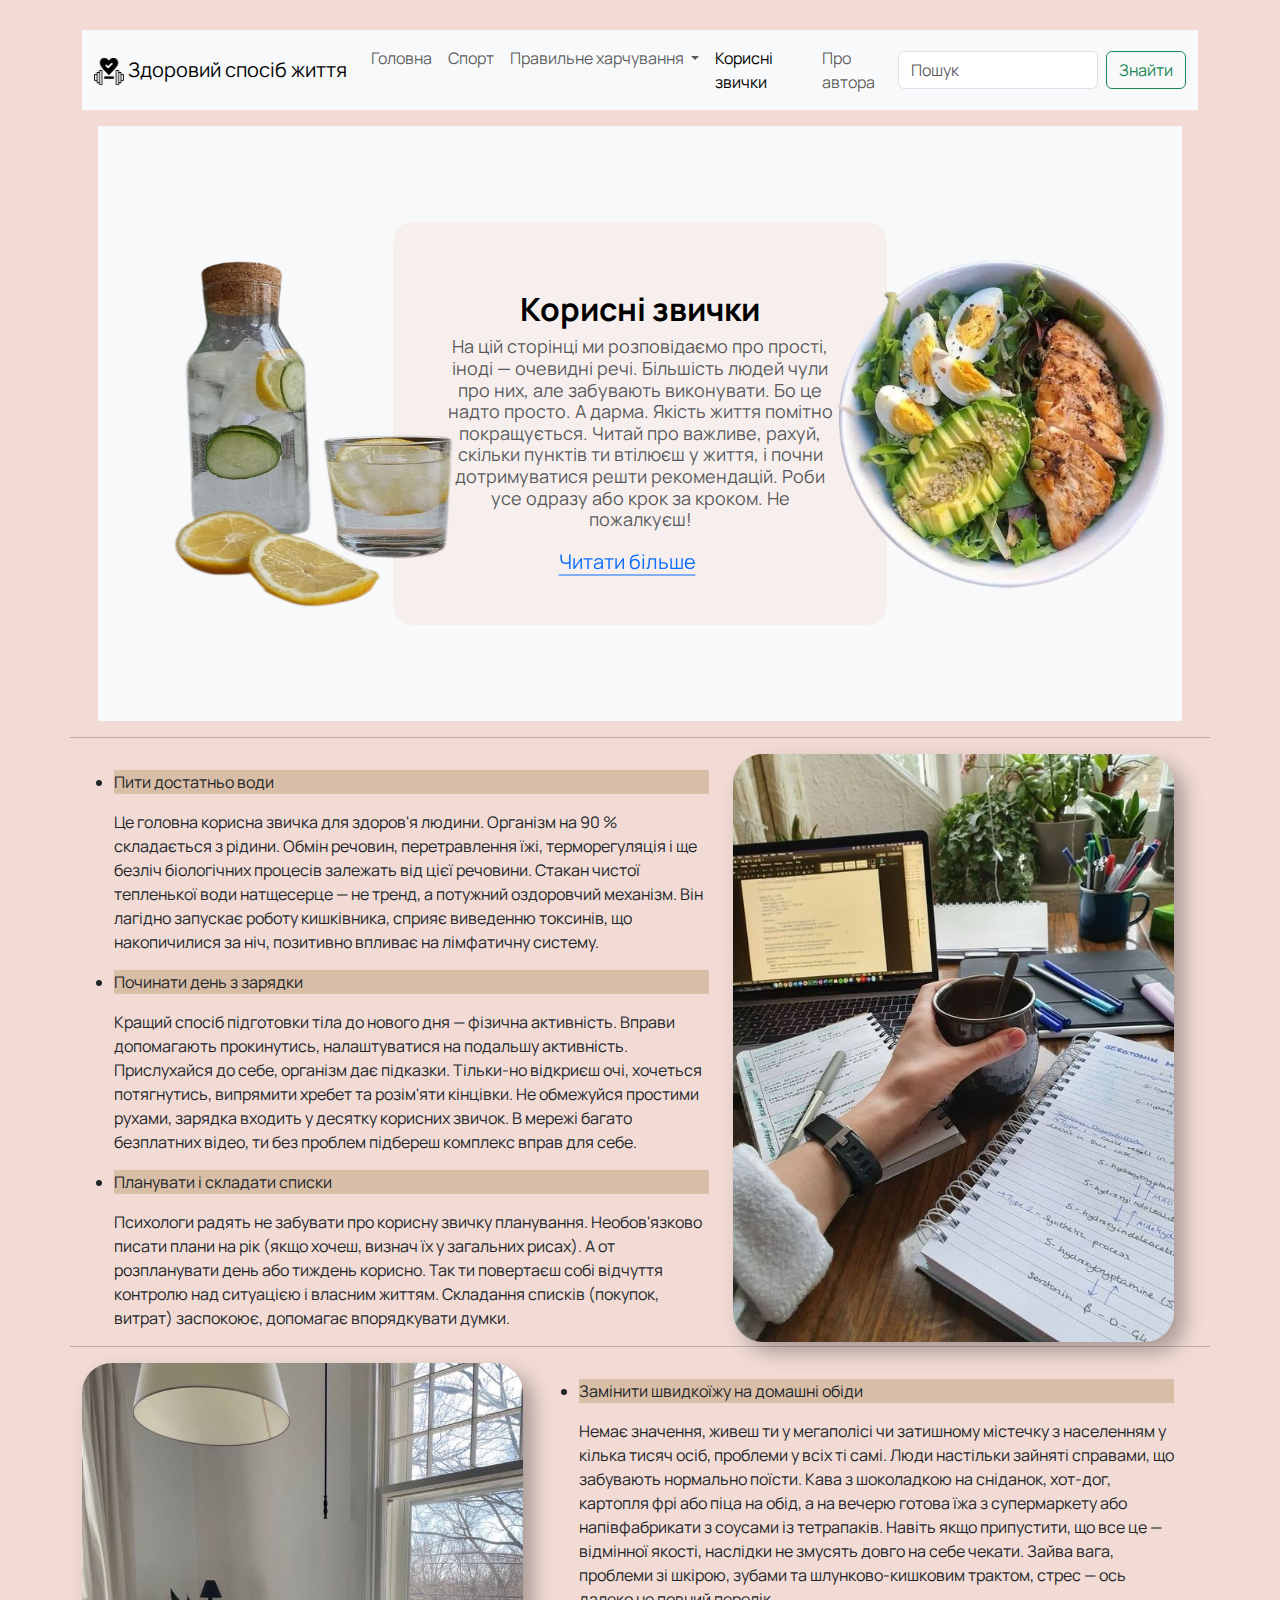
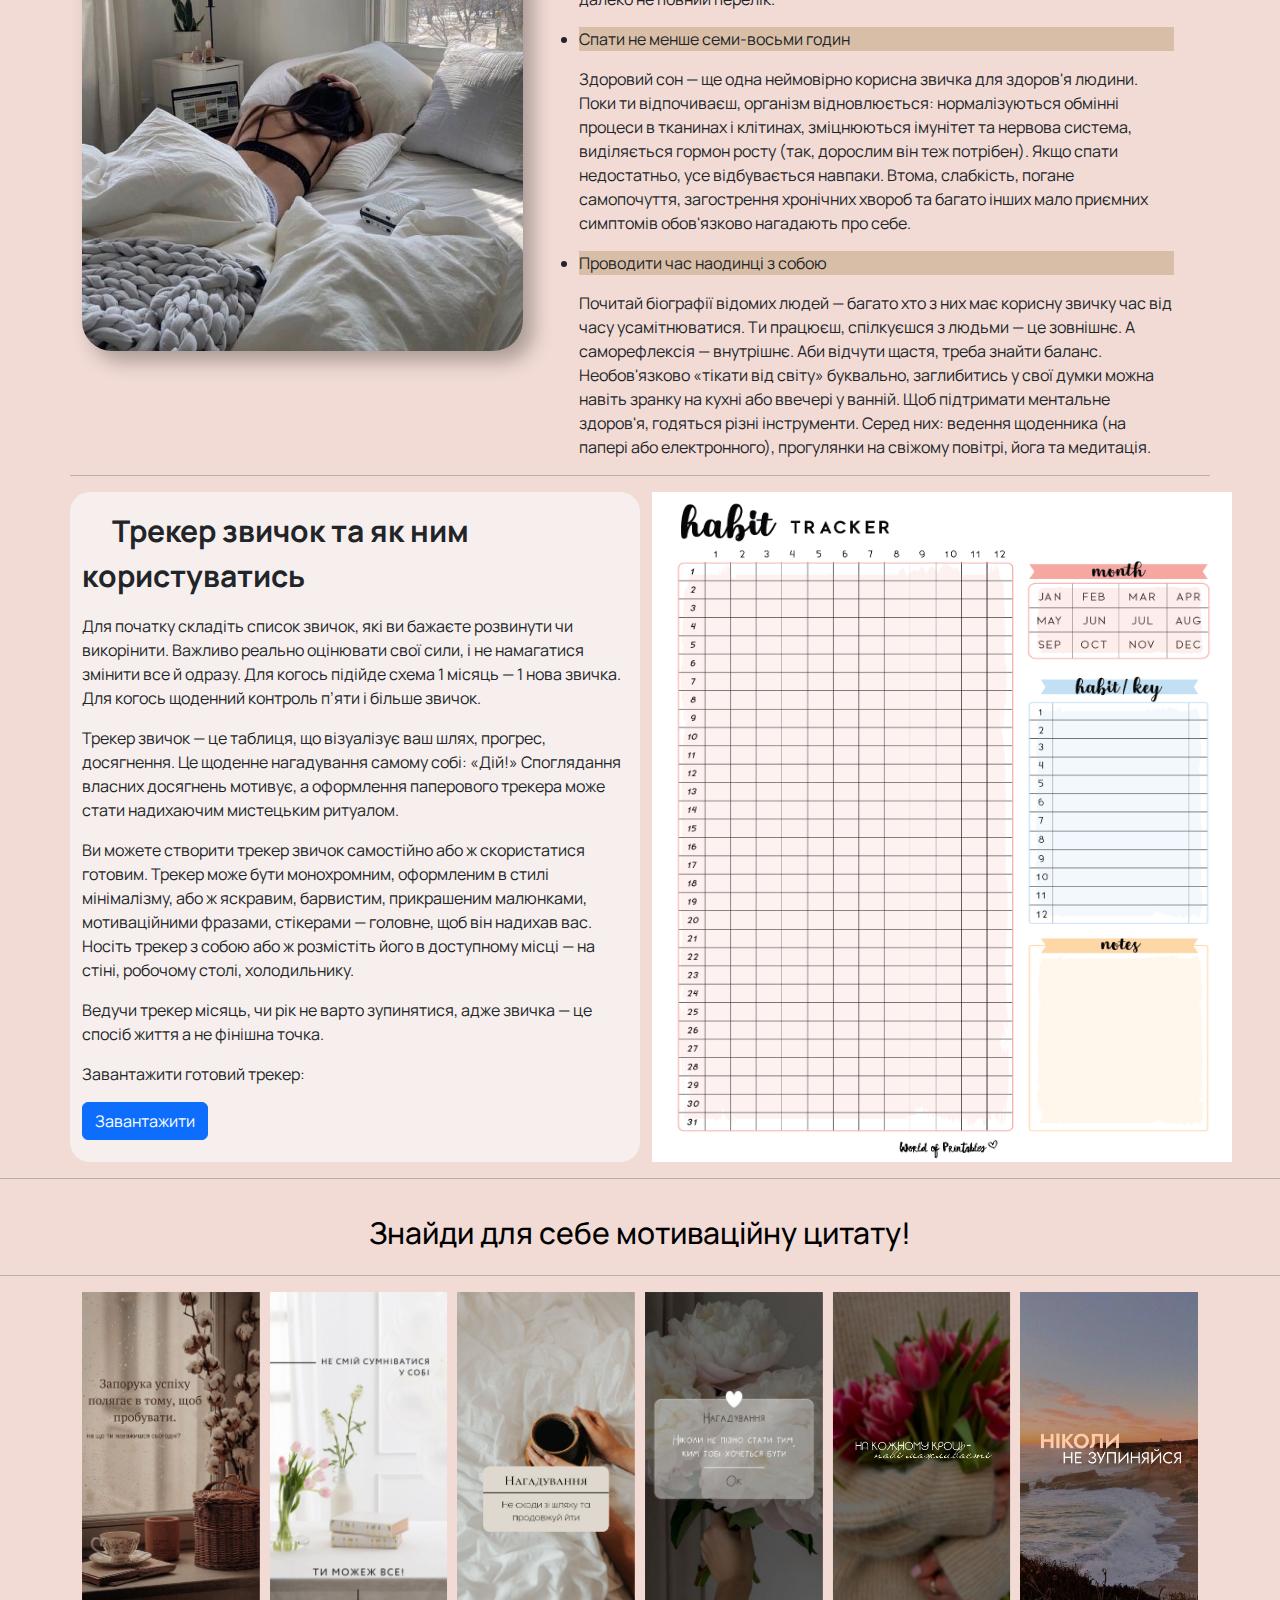
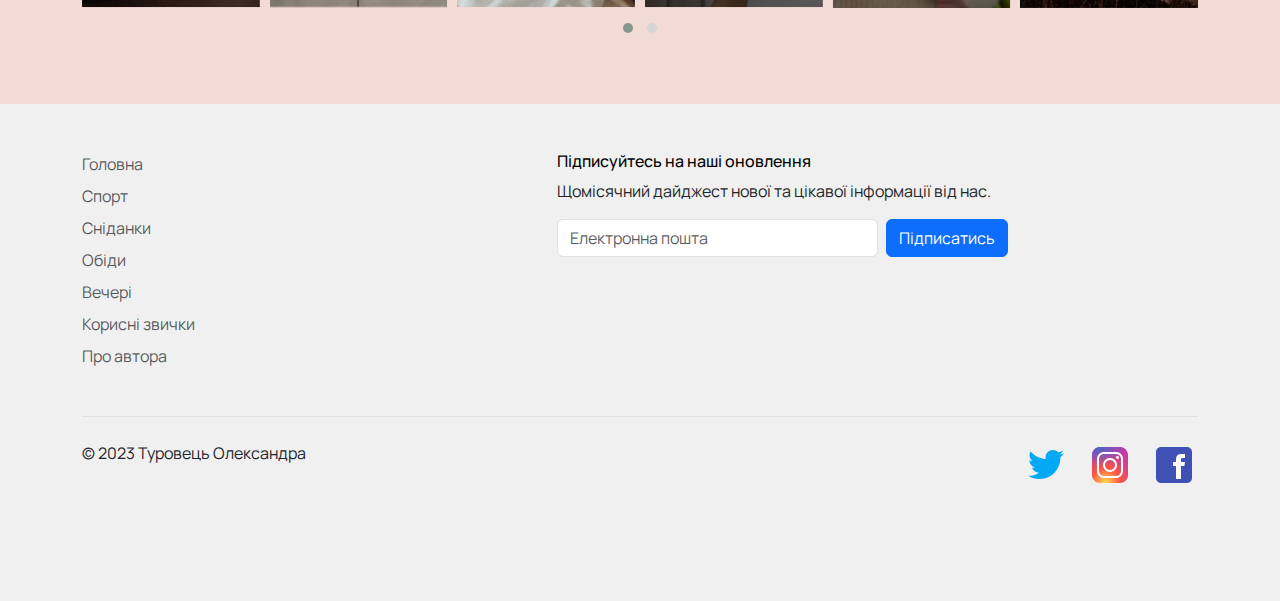
<file: tips.html>
﻿<!DOCTYPE html>

<html lang="en" xmlns="http://www.w3.org/1999/xhtml">
<head>
  <meta charset="utf-8" />
  <title>Корисні звички</title>
  <link href="css/bootstrap.css" rel="stylesheet">
  <link href="css/style.css" rel="stylesheet">
  <link href="images/icon.svg" rel="icon">
  <link rel="stylesheet" href="css/owl.carousel.css">
  <link rel="stylesheet" href="css/owl.theme.default.css">

  <link rel="preconnect" href="https://fonts.googleapis.com">
  <link rel="preconnect" href="https://fonts.gstatic.com" crossorigin>
  <link href="https://fonts.googleapis.com/css2?family=Manrope&display=swap" rel="stylesheet">
  
</head>
<body>
  <div class="container" style="padding-top: 30px;">
    <div class="row">
      <div class="col">
        <nav class="navbar navbar-expand-lg bg-body-tertiary">
          <div class="container-fluid">
            <a class="navbar-brand" href="#">
              <img src="images/logo.png" alt="Логотип" width="30" height="27">   Здоровий спосіб життя
            </a>
            <button class="navbar-toggler" type="button" data-bs-toggle="collapse" data-bs-target="#navbarScroll" aria-controls="navbarScroll" aria-expanded="false" aria-label="Toggle navigation">
              <span class="navbar-toggler-icon"></span>
            </button>
            <div class="collapse navbar-collapse" id="navbarScroll">
              <ul class="navbar-nav me-auto my-2 my-lg-0 navbar-nav-scroll" style="--bs-scroll-height: 100px;">
                <li class="nav-item">
                  <a class="nav-link" href="index.html">Головна</a>
                </li>
                <li class="nav-item">
                  <a class="nav-link" href="sport.html">Спорт</a>
                </li>
                <li class="nav-item dropdown">
                  <a class="nav-link dropdown-toggle" href="#" role="button" data-bs-toggle="dropdown" aria-expanded="false">
                    Правильне харчування
                  </a>
                  <ul class="dropdown-menu">
                    <li><a class="dropdown-item" href="breakfast.html">Сніданки</a></li>
                    <li><a class="dropdown-item" href="dinner.html">Обіди</a></li>
                    <li><a class="dropdown-item" href="supper.html">Вечері</a></li>
                  </ul>
                </li>
                <li class="nav-item">
                  <a class="nav-link active" aria-current="page" href="#">Корисні звички</a>
                </li>
                <li class="nav-item">
                  <a class="nav-link" href="about.html">Про автора</a>
                </li>
              </ul>
              <form class="d-flex" role="search">
                <input class="form-control me-2" type="search" placeholder="Пошук" aria-label="Search">
                <button class="btn btn-outline-success" type="submit">Знайти</button>
              </form>
            </div>
          </div>
        </nav>
      </div>
    </div>
  </div>

  <div class="container">
    <div class="row">
      <div class="col">
        <div class="position-relative overflow-hidden p-3 p-md-5 m-md-3 text-center bg-body-tertiary">
          <div class="col-md-6 p-lg-5 mx-auto my-5">
            <h1 class="display-3 fw-bold" style="font-size: 32px;">Корисні звички</h1>
            <h3 class="fw-normal text-muted mb-3" style="font-size: 18px;">
              На цій сторінці ми розповідаємо про прості, іноді — очевидні речі. Більшість людей чули про них, але забувають
              виконувати. Бо це надто просто. А дарма. Якість життя помітно покращується. Читай про важливе, рахуй, скільки пунктів
              ти втілюєш у життя, і почни дотримуватися решти рекомендацій. Роби усе одразу або крок за кроком. Не пожалкуєш!
            </h3>
            <div class="d-flex gap-3 justify-content-center lead fw-normal">
              <a class="icon-link" href="https://life.pravda.com.ua/society/2021/02/4/243845/">
                Читати більше
                <svg class="bi"><use xlink:href="#chevron-right" /></svg>
              </a>
            </div>
          </div>
          <div class="product-device shadow-sm d-none d-md-block"></div>
          <img class="left-image" src="images/water.png" alt="Left Image">
          <img class="right-image" src="images/bowl.png" alt="Right Image">
          <div class="product-device product-device-2 shadow-sm d-none d-md-block"></div>
        </div>
      </div><!--./col-->
    </div><!--./row-->
  </div><!--./container-->


  <div class="container">
    <div class="row">
      <hr class="featurette-divider">
      <div class="row featurette">
        <div class="col-md-7">
          <p class="lead">
            <ul>
              <li>
                <p style="background-color: #D9BEA7">Пити достатньо води</p>
                <p>
                  Це головна корисна звичка для здоров'я людини. Організм на 90 % складається з рідини. Обмін речовин, перетравлення їжі,
                  терморегуляція і ще безліч біологічних процесів залежать від цієї речовини. Стакан чистої тепленької води натщесерце
                  — не тренд, а потужний оздоровчий механізм. Він лагідно запускає роботу кишківника, сприяє виведенню токсинів, що
                  накопичилися за ніч, позитивно впливає на лімфатичну систему.
                </p>
              </li>
              <li>
                <p style="background-color: #D9BEA7">Починати день з зарядки</p>
                <p>
                  Кращий спосіб підготовки тіла до нового дня — фізична активність. Вправи допомагають прокинутись, налаштуватися на
                  подальшу активність. Прислухайся до себе, організм дає підказки. Тільки-но відкриєш очі, хочеться потягнутись,
                  випрямити хребет та розім'яти кінцівки. Не обмежуйся простими рухами, зарядка входить у десятку корисних звичок. В
                  мережі багато безплатних відео, ти без проблем підбереш комплекс вправ для себе.
                </p>
              </li>
              <li>
                <p style="background-color: #D9BEA7">Планувати і складати списки</p>
                <p>
                  Психологи радять не забувати про корисну звичку планування. Необов'язково писати плани на рік (якщо хочеш, визнач
                  їх у загальних рисах). А от розпланувати день або тиждень корисно. Так ти повертаєш собі відчуття контролю над
                  ситуацією і власним життям. Складання списків (покупок, витрат) заспокоює, допомагає впорядкувати думки.
                </p>
              </li>
            </ul>
          </p>
        </div>
        <div class="col-md-5">
          <img src="images/planning.jpg" class="bd-placeholder-img bd-placeholder-img-lg featurette-image img-fluid mx-auto" width="450" height="450" xmlns="http://www.w3.org/2000/svg" role="img" aria-label="Placeholder: 500x500" preserveAspectRatio="xMidYMid slice" focusable="false"></img>
        </div>
      </div>

      <hr class="featurette-divider">

      <div class="row featurette">
        <div class="col-md-7 order-md-2">
          <p class="lead">
            <ul>
              <li>
                <p style="background-color: #D9BEA7">Замінити швидкоїжу на домашні обіди</p>
                <p>
                  Немає значення, живеш ти у мегаполісі чи затишному містечку з населенням у кілька тисяч осіб, проблеми у всіх ті самі.
                  Люди настільки зайняті справами, що забувають нормально поїсти. Кава з шоколадкою на сніданок, хот-дог, картопля фрі
                  або піца на обід, а на вечерю готова їжа з супермаркету або напівфабрикати з соусами із тетрапаків. Навіть якщо
                  припустити, що все це — відмінної якості, наслідки не змусять довго на себе чекати. Зайва вага, проблеми зі шкірою,
                  зубами та шлунково-кишковим трактом, стрес — ось далеко не повний перелік.
                </p>
              </li>
              <li>
                <p style="background-color: #D9BEA7">Спати не менше семи-восьми годин</p>
                <p>
                  Здоровий сон — ще одна неймовірно корисна звичка для здоров'я людини. Поки ти відпочиваєш, організм відновлюється:
                  нормалізуються обмінні процеси в тканинах і клітинах, зміцнюються імунітет та нервова система, виділяється гормон
                  росту (так, дорослим він теж потрібен). Якщо спати недостатньо, усе відбувається навпаки. Втома, слабкість, погане
                  самопочуття, загострення хронічних хвороб та багато інших мало приємних симптомів обов'язково нагадають про себе.
                </p>
              </li>
              <li>
                <p style="background-color: #D9BEA7">Проводити час наодинці з собою</p>
                <p>
                  Почитай біографії відомих людей — багато хто з них має корисну звичку час від часу усамітнюватися. Ти працюєш,
                  спілкуєшся з людьми — це зовнішнє. А саморефлексія — внутрішнє. Аби відчути щастя, треба знайти баланс. Необов'язково
                  «тікати від світу» буквально, заглибитись у свої думки можна навіть зранку на кухні або ввечері у ванній. Щоб
                  підтримати ментальне здоров'я, годяться різні інструменти. Серед них: ведення щоденника (на папері або електронного),
                  прогулянки на свіжому повітрі, йога та медитація.
                </p>
              </li>
            </ul>
          </p>
        </div>
        <div class="col-md-5 order-md-1">
          <img src="images/sleep.jpg" class="bd-placeholder-img bd-placeholder-img-lg featurette-image img-fluid mx-auto" width="450" height="450" xmlns="http://www.w3.org/2000/svg" role="img" aria-label="Placeholder: 500x500" preserveAspectRatio="xMidYMid slice" focusable="false"></img>
        </div>
      </div>

      <hr class="featurette-divider">
    </div>
  </div><!--./container-->

  <div class="container">
    <div class="row">
      <div class="col-md-6">
        <p> </p>
        <h8>Трекер звичок та як ним користуватись</h8>
        <p> </p>
        <p>
          Для початку складіть список звичок, які ви бажаєте розвинути чи викорінити. Важливо реально оцінювати свої сили, і не
          намагатися змінити все й одразу. Для когось підійде схема 1 місяць — 1 нова звичка. Для когось щоденний контроль п’яти і
          більше звичок.
        </p>
        <p>
          Трекер звичок — це таблиця, що візуалізує ваш шлях, прогрес, досягнення. Це щоденне нагадування самому собі: «Дій!»
          Споглядання власних досягнень мотивує, а оформлення паперового трекера може стати надихаючим мистецьким ритуалом.
        </p>
        <p>
          Ви можете створити трекер звичок самостійно або ж скористатися готовим. Трекер може бути монохромним, оформленим в стилі
          мінімалізму, або ж яскравим, барвистим, прикрашеним малюнками, мотиваційними фразами, стікерами — головне, щоб він надихав
          вас. Носіть трекер з собою або ж розмістіть його в доступному місці — на стіні, робочому столі, холодильнику.
        </p>
        <p>
          Ведучи трекер місяць, чи рік не варто зупинятися, адже звичка — це спосіб життя а не фінішна точка.
        </p>
        <p>
          Завантажити готовий трекер:
        </p>
        <p><a href="images/tracker.png" download="tracker.png" class="btn btn-primary">Завантажити</a></p>
      </div>
      <div class="col-md-4">
        <img src="images/tracker.png" alt="Tracker Image" width="580" height="670">
      </div>
    </div>
  </div>


  <hr class="featurette-divider">
  <div class="container">
    <div class="row">
      <div class="col">
        <h1>Знайди для себе мотиваційну цитату!</h1>
      </div><!--./col-->
    </div><!--./row-->
  </div><!--./container-->


  <hr class="featurette-divider">

  <div class="container">
    <div class="row">
      <div class="col">
        <div class="owl-carousel owl-theme" id="custom-owl-carousel">
          <div><img src="images/15.jpg"></div>
          <div><img src="images/16.jpg"></div>
          <div><img src="images/17.jpg"></div>
          <div><img src="images/18.jpg"></div>
          <div><img src="images/19.jpg"></div>
          <div><img src="images/20.jpg"></div>
          <div><img src="images/21.jpg"></div>
          <div><img src="images/22.jpg"></div>
          <div><img src="images/23.jpg"></div>
          <div><img src="images/24.jpg"></div>
          <div><img src="images/25.jpg"></div>
          <div><img src="images/26.jpg"></div>
        </div>
      </div><!--./col-->
    </div><!--./row-->
  </div><!--./container-->

  <div class="square2">
    <div class="container">

      <footer class="py-5">
        <div class="row">


          <div class="col-6 col-md-2 mb-3">
            <ul class="nav flex-column">
              <li class="nav-item mb-2"><a href="index.html" class="nav-link p-0 text-body-secondary">Головна</a></li>
              <li class="nav-item mb-2"><a href="sport.html" class="nav-link p-0 text-body-secondary">Спорт</a></li>
              <li class="nav-item mb-2"><a href="breakfast.html" class="nav-link p-0 text-body-secondary">Сніданки</a></li>
              <li class="nav-item mb-2"><a href="dinner.html" class="nav-link p-0 text-body-secondary">Обіди</a></li>
              <li class="nav-item mb-2"><a href="supper.html" class="nav-link p-0 text-body-secondary">Вечері</a></li>
              <li class="nav-item mb-2"><a href="tips.html" class="nav-link p-0 text-body-secondary">Корисні звички</a></li>
              <li class="nav-item mb-2"><a href="about.html" class="nav-link p-0 text-body-secondary">Про автора</a></li>
            </ul>
          </div>

          <div class="col-6 col-md-2 mb-3">
            <ul class="nav flex-column">
            </ul>
          </div>

          <div class="col-md-5 offset-md-1 mb-3">
            <form>
              <h6>Підписуйтесь на наші оновлення</h6>
              <p>Щомісячний дайджест нової та цікавої інформації від нас.</p>
              <div class="d-flex flex-column flex-sm-row w-100 gap-2">
                <label for="email" class="visually-hidden">Адреса електронної пошти</label>
                <input id="email" name="email" type="email" class="form-control" placeholder="Електронна пошта" required>
                <button class="btn btn-primary" type="submit">Підписатись</button>
              </div>
            </form>
          </div>
        </div>

        <div class="d-flex flex-column flex-sm-row justify-content-between py-4 my-4 border-top">
          <p>&copy; 2023 Туровець Олександра</p>
          <ul class="list-unstyled d-flex">
            <li class="ms-3"><a class="link-body-emphasis" href="https://twitter.com/your_twitter"><img src="images/twitter.png" alt="Twitter"></a></li>
            <li class="ms-3"><a class="link-body-emphasis" href="https://instagram.com/sashaa.turovets?igshid=NGVhN2U2NjQ0Yg=="><img src="images/inst.png" alt="Instagram"></a></li>
            <li class="ms-3"><a class="link-body-emphasis" href="https://www.facebook.com/your_facebook"><img src="images/fb.png" alt="Facebook"></a></li>
          </ul>
        </div>
      </footer>
    </div>
  </div>

  <script src="js/bootstrap.bundle.js"></script>
  <script src="js/jquery.js"></script>
  <script src="js/jquery-ui.js"></script>
  <script src="js/owl.carousel.js"></script>

  <script>
    $(document).ready(function () {
      $("#custom-owl-carousel").owlCarousel({
        items: 6,
        loop: true,
        margin: 10,
        responsive: {
          0: {
            items: 1
          },
          768: {
            items: 3
          },
          1024: {
            items: 6
          }
        }
      });
    });
  </script>

</body>
</html>
</file>
<file: css/style.css>
﻿body {
  background-color: #F2DBD5;
  font-family: 'Manrope', sans-serif;
}
.square {
  margin-right: 200px;
  margin-top: 60px;
  background-color: #f0f0f0;
}
.square2 {
  margin-top: 60px;
  background-color: #f0f0f0;
}
.carousel-item img {
  height: 520px;
}
.lead mb-4 {
  font-size: 25px;
}
.text-body-emphasis {
  font-size: 30px;
}
h5 {
  color: #686868;
}
h6 {
  color: #000000;
}
h7 {
  color: #000000;
  font-size: 35px;
}
.header {
  margin-top: 30px;
}
.card-text {
  font-size: 14px;
}
.carousel-caption h5, .carousel-caption p {
  color: #333; 
  background: rgba(255, 255, 255, 0.5); 
  margin: 0; 
  padding: 10px; 
}
.owl-carousel img {
  max-width: 100%; 
}
.left-image {
  position: absolute;
  left: 0;
  top: 50%;
  transform: translateY(-50%);
  width: 400px;
  height: 400px;
}
.right-image {
  position: absolute;
  right: 0;
  top: 50%;
  transform: translateY(-50%);
  width: 350px;
  height: 350px;
}
img.featurette-image {
  border-radius: 30px;
  box-shadow: 10px 10px 20px rgba(0, 0, 0, 0.3);
}
h1 {
  font-size: 30px;
  text-align: center;
  color: #000000;
  margin-top: 20px;
}
.custom-bg {
  background-color: #f0f0f0;
}
.col-md-6 {
  background-color: #f7efed;
  border-radius: 20px;
}
h8 {
  text-align: center;
  font-weight: bold;
  font-size: 30px;
  margin-left: 30px;
}
.icon-block i {
  font-size: 60px;
  color: black;
  background: #f4e3df;
  padding: 10px;
  border-radius: 10%;
  box-shadow: 0 0 20px rgba(0,0,0,0.3);
}
.custom-bg-1 {
  background-color: #f0f0f0;
  padding: 20px;
  border-radius: 5%;
  margin-right: 60px;
  float: left;
  width: 30%;
}

.custom-bg-2 {
  background-color: #f0f0f0;
  padding: 20px;
  border-radius: 5%;
  margin-right: 60px;
  float: left;
  width: 30%;
}

.custom-bg-3 {
  background-color: #f0f0f0;
  padding: 20px;
  border-radius: 5%;
  float: left;
  width: 30%;
}
.custom-bg-4 {
  background-color: #f0f0f0;
  padding: 20px;
  border-radius: 5%;
  margin-right: 60px;
  float: left;
  width: 30%;
}

.custom-bg-5 {
  background-color: #f0f0f0;
  padding: 20px;
  border-radius: 5%;
  margin-right: 60px;
  float: left;
  width: 30%;
}

.custom-bg-6 {
  background-color: #f0f0f0;
  padding: 20px;
  border-radius: 5%;
  float: left;
  width: 30%;
}
h3 {
  text-align: center;
  font-size: 32px;
}
</file>
<file: line-awesome/css/line-awesome.css>
.la,
.las,
.lar,
.lal,
.lad,
.lab {
  -moz-osx-font-smoothing: grayscale;
  -webkit-font-smoothing: antialiased;
  display: inline-block;
  font-style: normal;
  font-variant: normal;
  text-rendering: auto;
  line-height: 1; }

.la-lg {
  font-size: 1.33333em;
  line-height: 0.75em;
  vertical-align: -.0667em; }

.la-xs {
  font-size: .75em; }

.la-sm {
  font-size: .875em; }

.la-1x {
  font-size: 1em; }

.la-2x {
  font-size: 2em; }

.la-3x {
  font-size: 3em; }

.la-4x {
  font-size: 4em; }

.la-5x {
  font-size: 5em; }

.la-6x {
  font-size: 6em; }

.la-7x {
  font-size: 7em; }

.la-8x {
  font-size: 8em; }

.la-9x {
  font-size: 9em; }

.la-10x {
  font-size: 10em; }

.la-fw {
  text-align: center;
  width: 1.25em; }

.la-ul {
  list-style-type: none;
  margin-left: 2.5em;
  padding-left: 0; }
  .la-ul > li {
    position: relative; }

.la-li {
  left: -2em;
  position: absolute;
  text-align: center;
  width: 2em;
  line-height: inherit; }

.la-border {
  border: solid 0.08em #eee;
  border-radius: .1em;
  padding: .2em .25em .15em; }

.la-pull-left {
  float: left; }

.la-pull-right {
  float: right; }

.la.la-pull-left,
.las.la-pull-left,
.lar.la-pull-left,
.lal.la-pull-left,
.lab.la-pull-left {
  margin-right: .3em; }

.la.la-pull-right,
.las.la-pull-right,
.lar.la-pull-right,
.lal.la-pull-right,
.lab.la-pull-right {
  margin-left: .3em; }

.la-spin {
  -webkit-animation: la-spin 2s infinite linear;
          animation: la-spin 2s infinite linear; }

.la-pulse {
  -webkit-animation: la-spin 1s infinite steps(8);
          animation: la-spin 1s infinite steps(8); }

@-webkit-keyframes la-spin {
  0% {
    -webkit-transform: rotate(0deg);
            transform: rotate(0deg); }
  100% {
    -webkit-transform: rotate(360deg);
            transform: rotate(360deg); } }

@keyframes la-spin {
  0% {
    -webkit-transform: rotate(0deg);
            transform: rotate(0deg); }
  100% {
    -webkit-transform: rotate(360deg);
            transform: rotate(360deg); } }

.la-rotate-90 {
  -ms-filter: "progid:DXImageTransform.Microsoft.BasicImage(rotation=1)";
  -webkit-transform: rotate(90deg);
          transform: rotate(90deg); }

.la-rotate-180 {
  -ms-filter: "progid:DXImageTransform.Microsoft.BasicImage(rotation=2)";
  -webkit-transform: rotate(180deg);
          transform: rotate(180deg); }

.la-rotate-270 {
  -ms-filter: "progid:DXImageTransform.Microsoft.BasicImage(rotation=3)";
  -webkit-transform: rotate(270deg);
          transform: rotate(270deg); }

.la-flip-horizontal {
  -ms-filter: "progid:DXImageTransform.Microsoft.BasicImage(rotation=0, mirror=1)";
  -webkit-transform: scale(-1, 1);
          transform: scale(-1, 1); }

.la-flip-vertical {
  -ms-filter: "progid:DXImageTransform.Microsoft.BasicImage(rotation=2, mirror=1)";
  -webkit-transform: scale(1, -1);
          transform: scale(1, -1); }

.la-flip-both, .la-flip-horizontal.la-flip-vertical {
  -ms-filter: "progid:DXImageTransform.Microsoft.BasicImage(rotation=2, mirror=1)";
  -webkit-transform: scale(-1, -1);
          transform: scale(-1, -1); }

:root .la-rotate-90,
:root .la-rotate-180,
:root .la-rotate-270,
:root .la-flip-horizontal,
:root .la-flip-vertical,
:root .la-flip-both {
  -webkit-filter: none;
          filter: none; }

.la-stack {
  display: inline-block;
  height: 2em;
  line-height: 2em;
  position: relative;
  vertical-align: middle;
  width: 2.5em; }

.la-stack-1x,
.la-stack-2x {
  left: 0;
  position: absolute;
  text-align: center;
  width: 100%; }

.la-stack-1x {
  line-height: inherit; }

.la-stack-2x {
  font-size: 2em; }

.la-inverse {
  color: #fff; }

/* Font Awesome uses the Unicode Private Use Area (PUA) to ensure screen
readers do not read off random characters that represent icons */
.la-500px:before {
  content: "\f26e"; }

.la-accessible-icon:before {
  content: "\f368"; }

.la-accusoft:before {
  content: "\f369"; }

.la-acquisitions-incorporated:before {
  content: "\f6af"; }

.la-ad:before {
  content: "\f641"; }

.la-address-book:before {
  content: "\f2b9"; }

.la-address-card:before {
  content: "\f2bb"; }

.la-adjust:before {
  content: "\f042"; }

.la-adn:before {
  content: "\f170"; }

.la-adobe:before {
  content: "\f778"; }

.la-adversal:before {
  content: "\f36a"; }

.la-affiliatetheme:before {
  content: "\f36b"; }

.la-air-freshener:before {
  content: "\f5d0"; }

.la-airbnb:before {
  content: "\f834"; }

.la-algolia:before {
  content: "\f36c"; }

.la-align-center:before {
  content: "\f037"; }

.la-align-justify:before {
  content: "\f039"; }

.la-align-left:before {
  content: "\f036"; }

.la-align-right:before {
  content: "\f038"; }

.la-alipay:before {
  content: "\f642"; }

.la-allergies:before {
  content: "\f461"; }

.la-amazon:before {
  content: "\f270"; }

.la-amazon-pay:before {
  content: "\f42c"; }

.la-ambulance:before {
  content: "\f0f9"; }

.la-american-sign-language-interpreting:before {
  content: "\f2a3"; }

.la-amilia:before {
  content: "\f36d"; }

.la-anchor:before {
  content: "\f13d"; }

.la-android:before {
  content: "\f17b"; }

.la-angellist:before {
  content: "\f209"; }

.la-angle-double-down:before {
  content: "\f103"; }

.la-angle-double-left:before {
  content: "\f100"; }

.la-angle-double-right:before {
  content: "\f101"; }

.la-angle-double-up:before {
  content: "\f102"; }

.la-angle-down:before {
  content: "\f107"; }

.la-angle-left:before {
  content: "\f104"; }

.la-angle-right:before {
  content: "\f105"; }

.la-angle-up:before {
  content: "\f106"; }

.la-angry:before {
  content: "\f556"; }

.la-angrycreative:before {
  content: "\f36e"; }

.la-angular:before {
  content: "\f420"; }

.la-ankh:before {
  content: "\f644"; }

.la-app-store:before {
  content: "\f36f"; }

.la-app-store-ios:before {
  content: "\f370"; }

.la-apper:before {
  content: "\f371"; }

.la-apple:before {
  content: "\f179"; }

.la-apple-alt:before {
  content: "\f5d1"; }

.la-apple-pay:before {
  content: "\f415"; }

.la-archive:before {
  content: "\f187"; }

.la-archway:before {
  content: "\f557"; }

.la-arrow-alt-circle-down:before {
  content: "\f358"; }

.la-arrow-alt-circle-left:before {
  content: "\f359"; }

.la-arrow-alt-circle-right:before {
  content: "\f35a"; }

.la-arrow-alt-circle-up:before {
  content: "\f35b"; }

.la-arrow-circle-down:before {
  content: "\f0ab"; }

.la-arrow-circle-left:before {
  content: "\f0a8"; }

.la-arrow-circle-right:before {
  content: "\f0a9"; }

.la-arrow-circle-up:before {
  content: "\f0aa"; }

.la-arrow-down:before {
  content: "\f063"; }

.la-arrow-left:before {
  content: "\f060"; }

.la-arrow-right:before {
  content: "\f061"; }

.la-arrow-up:before {
  content: "\f062"; }

.la-arrows-alt:before {
  content: "\f0b2"; }

.la-arrows-alt-h:before {
  content: "\f337"; }

.la-arrows-alt-v:before {
  content: "\f338"; }

.la-artstation:before {
  content: "\f77a"; }

.la-assistive-listening-systems:before {
  content: "\f2a2"; }

.la-asterisk:before {
  content: "\f069"; }

.la-asymmetrik:before {
  content: "\f372"; }

.la-at:before {
  content: "\f1fa"; }

.la-atlas:before {
  content: "\f558"; }

.la-atlassian:before {
  content: "\f77b"; }

.la-atom:before {
  content: "\f5d2"; }

.la-audible:before {
  content: "\f373"; }

.la-audio-description:before {
  content: "\f29e"; }

.la-autoprefixer:before {
  content: "\f41c"; }

.la-avianex:before {
  content: "\f374"; }

.la-aviato:before {
  content: "\f421"; }

.la-award:before {
  content: "\f559"; }

.la-aws:before {
  content: "\f375"; }

.la-baby:before {
  content: "\f77c"; }

.la-baby-carriage:before {
  content: "\f77d"; }

.la-backspace:before {
  content: "\f55a"; }

.la-backward:before {
  content: "\f04a"; }

.la-bacon:before {
  content: "\f7e5"; }

.la-balance-scale:before {
  content: "\f24e"; }

.la-balance-scale-left:before {
  content: "\f515"; }

.la-balance-scale-right:before {
  content: "\f516"; }

.la-ban:before {
  content: "\f05e"; }

.la-band-aid:before {
  content: "\f462"; }

.la-bandcamp:before {
  content: "\f2d5"; }

.la-barcode:before {
  content: "\f02a"; }

.la-bars:before {
  content: "\f0c9"; }

.la-baseball-ball:before {
  content: "\f433"; }

.la-basketball-ball:before {
  content: "\f434"; }

.la-bath:before {
  content: "\f2cd"; }

.la-battery-empty:before {
  content: "\f244"; }

.la-battery-full:before {
  content: "\f240"; }

.la-battery-half:before {
  content: "\f242"; }

.la-battery-quarter:before {
  content: "\f243"; }

.la-battery-three-quarters:before {
  content: "\f241"; }

.la-battle-net:before {
  content: "\f835"; }

.la-bed:before {
  content: "\f236"; }

.la-beer:before {
  content: "\f0fc"; }

.la-behance:before {
  content: "\f1b4"; }

.la-behance-square:before {
  content: "\f1b5"; }

.la-bell:before {
  content: "\f0f3"; }

.la-bell-slash:before {
  content: "\f1f6"; }

.la-bezier-curve:before {
  content: "\f55b"; }

.la-bible:before {
  content: "\f647"; }

.la-bicycle:before {
  content: "\f206"; }

.la-biking:before {
  content: "\f84a"; }

.la-bimobject:before {
  content: "\f378"; }

.la-binoculars:before {
  content: "\f1e5"; }

.la-biohazard:before {
  content: "\f780"; }

.la-birthday-cake:before {
  content: "\f1fd"; }

.la-bitbucket:before {
  content: "\f171"; }

.la-bitcoin:before {
  content: "\f379"; }

.la-bity:before {
  content: "\f37a"; }

.la-black-tie:before {
  content: "\f27e"; }

.la-blackberry:before {
  content: "\f37b"; }

.la-blender:before {
  content: "\f517"; }

.la-blender-phone:before {
  content: "\f6b6"; }

.la-blind:before {
  content: "\f29d"; }

.la-blog:before {
  content: "\f781"; }

.la-blogger:before {
  content: "\f37c"; }

.la-blogger-b:before {
  content: "\f37d"; }

.la-bluetooth:before {
  content: "\f293"; }

.la-bluetooth-b:before {
  content: "\f294"; }

.la-bold:before {
  content: "\f032"; }

.la-bolt:before {
  content: "\f0e7"; }

.la-bomb:before {
  content: "\f1e2"; }

.la-bone:before {
  content: "\f5d7"; }

.la-bong:before {
  content: "\f55c"; }

.la-book:before {
  content: "\f02d"; }

.la-book-dead:before {
  content: "\f6b7"; }

.la-book-medical:before {
  content: "\f7e6"; }

.la-book-open:before {
  content: "\f518"; }

.la-book-reader:before {
  content: "\f5da"; }

.la-bookmark:before {
  content: "\f02e"; }

.la-bootstrap:before {
  content: "\f836"; }

.la-border-all:before {
  content: "\f84c"; }

.la-border-none:before {
  content: "\f850"; }

.la-border-style:before {
  content: "\f853"; }

.la-bowling-ball:before {
  content: "\f436"; }

.la-box:before {
  content: "\f466"; }

.la-box-open:before {
  content: "\f49e"; }

.la-boxes:before {
  content: "\f468"; }

.la-braille:before {
  content: "\f2a1"; }

.la-brain:before {
  content: "\f5dc"; }

.la-bread-slice:before {
  content: "\f7ec"; }

.la-briefcase:before {
  content: "\f0b1"; }

.la-briefcase-medical:before {
  content: "\f469"; }

.la-broadcast-tower:before {
  content: "\f519"; }

.la-broom:before {
  content: "\f51a"; }

.la-brush:before {
  content: "\f55d"; }

.la-btc:before {
  content: "\f15a"; }

.la-buffer:before {
  content: "\f837"; }

.la-bug:before {
  content: "\f188"; }

.la-building:before {
  content: "\f1ad"; }

.la-bullhorn:before {
  content: "\f0a1"; }

.la-bullseye:before {
  content: "\f140"; }

.la-burn:before {
  content: "\f46a"; }

.la-buromobelexperte:before {
  content: "\f37f"; }

.la-bus:before {
  content: "\f207"; }

.la-bus-alt:before {
  content: "\f55e"; }

.la-business-time:before {
  content: "\f64a"; }

.la-buy-n-large:before {
  content: "\f8a6"; }

.la-buysellads:before {
  content: "\f20d"; }

.la-calculator:before {
  content: "\f1ec"; }

.la-calendar:before {
  content: "\f133"; }

.la-calendar-alt:before {
  content: "\f073"; }

.la-calendar-check:before {
  content: "\f274"; }

.la-calendar-day:before {
  content: "\f783"; }

.la-calendar-minus:before {
  content: "\f272"; }

.la-calendar-plus:before {
  content: "\f271"; }

.la-calendar-times:before {
  content: "\f273"; }

.la-calendar-week:before {
  content: "\f784"; }

.la-camera:before {
  content: "\f030"; }

.la-camera-retro:before {
  content: "\f083"; }

.la-campground:before {
  content: "\f6bb"; }

.la-canadian-maple-leaf:before {
  content: "\f785"; }

.la-candy-cane:before {
  content: "\f786"; }

.la-cannabis:before {
  content: "\f55f"; }

.la-capsules:before {
  content: "\f46b"; }

.la-car:before {
  content: "\f1b9"; }

.la-car-alt:before {
  content: "\f5de"; }

.la-car-battery:before {
  content: "\f5df"; }

.la-car-crash:before {
  content: "\f5e1"; }

.la-car-side:before {
  content: "\f5e4"; }

.la-caret-down:before {
  content: "\f0d7"; }

.la-caret-left:before {
  content: "\f0d9"; }

.la-caret-right:before {
  content: "\f0da"; }

.la-caret-square-down:before {
  content: "\f150"; }

.la-caret-square-left:before {
  content: "\f191"; }

.la-caret-square-right:before {
  content: "\f152"; }

.la-caret-square-up:before {
  content: "\f151"; }

.la-caret-up:before {
  content: "\f0d8"; }

.la-carrot:before {
  content: "\f787"; }

.la-cart-arrow-down:before {
  content: "\f218"; }

.la-cart-plus:before {
  content: "\f217"; }

.la-cash-register:before {
  content: "\f788"; }

.la-cat:before {
  content: "\f6be"; }

.la-cc-amazon-pay:before {
  content: "\f42d"; }

.la-cc-amex:before {
  content: "\f1f3"; }

.la-cc-apple-pay:before {
  content: "\f416"; }

.la-cc-diners-club:before {
  content: "\f24c"; }

.la-cc-discover:before {
  content: "\f1f2"; }

.la-cc-jcb:before {
  content: "\f24b"; }

.la-cc-mastercard:before {
  content: "\f1f1"; }

.la-cc-paypal:before {
  content: "\f1f4"; }

.la-cc-stripe:before {
  content: "\f1f5"; }

.la-cc-visa:before {
  content: "\f1f0"; }

.la-centercode:before {
  content: "\f380"; }

.la-centos:before {
  content: "\f789"; }

.la-certificate:before {
  content: "\f0a3"; }

.la-chair:before {
  content: "\f6c0"; }

.la-chalkboard:before {
  content: "\f51b"; }

.la-chalkboard-teacher:before {
  content: "\f51c"; }

.la-charging-station:before {
  content: "\f5e7"; }

.la-chart-area:before {
  content: "\f1fe"; }

.la-chart-bar:before {
  content: "\f080"; }

.la-chart-line:before {
  content: "\f201"; }

.la-chart-pie:before {
  content: "\f200"; }

.la-check:before {
  content: "\f00c"; }

.la-check-circle:before {
  content: "\f058"; }

.la-check-double:before {
  content: "\f560"; }

.la-check-square:before {
  content: "\f14a"; }

.la-cheese:before {
  content: "\f7ef"; }

.la-chess:before {
  content: "\f439"; }

.la-chess-bishop:before {
  content: "\f43a"; }

.la-chess-board:before {
  content: "\f43c"; }

.la-chess-king:before {
  content: "\f43f"; }

.la-chess-knight:before {
  content: "\f441"; }

.la-chess-pawn:before {
  content: "\f443"; }

.la-chess-queen:before {
  content: "\f445"; }

.la-chess-rook:before {
  content: "\f447"; }

.la-chevron-circle-down:before {
  content: "\f13a"; }

.la-chevron-circle-left:before {
  content: "\f137"; }

.la-chevron-circle-right:before {
  content: "\f138"; }

.la-chevron-circle-up:before {
  content: "\f139"; }

.la-chevron-down:before {
  content: "\f078"; }

.la-chevron-left:before {
  content: "\f053"; }

.la-chevron-right:before {
  content: "\f054"; }

.la-chevron-up:before {
  content: "\f077"; }

.la-child:before {
  content: "\f1ae"; }

.la-chrome:before {
  content: "\f268"; }

.la-chromecast:before {
  content: "\f838"; }

.la-church:before {
  content: "\f51d"; }

.la-circle:before {
  content: "\f111"; }

.la-circle-notch:before {
  content: "\f1ce"; }

.la-city:before {
  content: "\f64f"; }

.la-clinic-medical:before {
  content: "\f7f2"; }

.la-clipboard:before {
  content: "\f328"; }

.la-clipboard-check:before {
  content: "\f46c"; }

.la-clipboard-list:before {
  content: "\f46d"; }

.la-clock:before {
  content: "\f017"; }

.la-clone:before {
  content: "\f24d"; }

.la-closed-captioning:before {
  content: "\f20a"; }

.la-cloud:before {
  content: "\f0c2"; }

.la-cloud-download-alt:before {
  content: "\f381"; }

.la-cloud-meatball:before {
  content: "\f73b"; }

.la-cloud-moon:before {
  content: "\f6c3"; }

.la-cloud-moon-rain:before {
  content: "\f73c"; }

.la-cloud-rain:before {
  content: "\f73d"; }

.la-cloud-showers-heavy:before {
  content: "\f740"; }

.la-cloud-sun:before {
  content: "\f6c4"; }

.la-cloud-sun-rain:before {
  content: "\f743"; }

.la-cloud-upload-alt:before {
  content: "\f382"; }

.la-cloudscale:before {
  content: "\f383"; }

.la-cloudsmith:before {
  content: "\f384"; }

.la-cloudversify:before {
  content: "\f385"; }

.la-cocktail:before {
  content: "\f561"; }

.la-code:before {
  content: "\f121"; }

.la-code-branch:before {
  content: "\f126"; }

.la-codepen:before {
  content: "\f1cb"; }

.la-codiepie:before {
  content: "\f284"; }

.la-coffee:before {
  content: "\f0f4"; }

.la-cog:before {
  content: "\f013"; }

.la-cogs:before {
  content: "\f085"; }

.la-coins:before {
  content: "\f51e"; }

.la-columns:before {
  content: "\f0db"; }

.la-comment:before {
  content: "\f075"; }

.la-comment-alt:before {
  content: "\f27a"; }

.la-comment-dollar:before {
  content: "\f651"; }

.la-comment-dots:before {
  content: "\f4ad"; }

.la-comment-medical:before {
  content: "\f7f5"; }

.la-comment-slash:before {
  content: "\f4b3"; }

.la-comments:before {
  content: "\f086"; }

.la-comments-dollar:before {
  content: "\f653"; }

.la-compact-disc:before {
  content: "\f51f"; }

.la-compass:before {
  content: "\f14e"; }

.la-compress:before {
  content: "\f066"; }

.la-compress-arrows-alt:before {
  content: "\f78c"; }

.la-concierge-bell:before {
  content: "\f562"; }

.la-confluence:before {
  content: "\f78d"; }

.la-connectdevelop:before {
  content: "\f20e"; }

.la-contao:before {
  content: "\f26d"; }

.la-cookie:before {
  content: "\f563"; }

.la-cookie-bite:before {
  content: "\f564"; }

.la-copy:before {
  content: "\f0c5"; }

.la-copyright:before {
  content: "\f1f9"; }

.la-cotton-bureau:before {
  content: "\f89e"; }

.la-couch:before {
  content: "\f4b8"; }

.la-cpanel:before {
  content: "\f388"; }

.la-creative-commons:before {
  content: "\f25e"; }

.la-creative-commons-by:before {
  content: "\f4e7"; }

.la-creative-commons-nc:before {
  content: "\f4e8"; }

.la-creative-commons-nc-eu:before {
  content: "\f4e9"; }

.la-creative-commons-nc-jp:before {
  content: "\f4ea"; }

.la-creative-commons-nd:before {
  content: "\f4eb"; }

.la-creative-commons-pd:before {
  content: "\f4ec"; }

.la-creative-commons-pd-alt:before {
  content: "\f4ed"; }

.la-creative-commons-remix:before {
  content: "\f4ee"; }

.la-creative-commons-sa:before {
  content: "\f4ef"; }

.la-creative-commons-sampling:before {
  content: "\f4f0"; }

.la-creative-commons-sampling-plus:before {
  content: "\f4f1"; }

.la-creative-commons-share:before {
  content: "\f4f2"; }

.la-creative-commons-zero:before {
  content: "\f4f3"; }

.la-credit-card:before {
  content: "\f09d"; }

.la-critical-role:before {
  content: "\f6c9"; }

.la-crop:before {
  content: "\f125"; }

.la-crop-alt:before {
  content: "\f565"; }

.la-cross:before {
  content: "\f654"; }

.la-crosshairs:before {
  content: "\f05b"; }

.la-crow:before {
  content: "\f520"; }

.la-crown:before {
  content: "\f521"; }

.la-crutch:before {
  content: "\f7f7"; }

.la-css3:before {
  content: "\f13c"; }

.la-css3-alt:before {
  content: "\f38b"; }

.la-cube:before {
  content: "\f1b2"; }

.la-cubes:before {
  content: "\f1b3"; }

.la-cut:before {
  content: "\f0c4"; }

.la-cuttlefish:before {
  content: "\f38c"; }

.la-d-and-d:before {
  content: "\f38d"; }

.la-d-and-d-beyond:before {
  content: "\f6ca"; }

.la-dashcube:before {
  content: "\f210"; }

.la-database:before {
  content: "\f1c0"; }

.la-deaf:before {
  content: "\f2a4"; }

.la-delicious:before {
  content: "\f1a5"; }

.la-democrat:before {
  content: "\f747"; }

.la-deploydog:before {
  content: "\f38e"; }

.la-deskpro:before {
  content: "\f38f"; }

.la-desktop:before {
  content: "\f108"; }

.la-dev:before {
  content: "\f6cc"; }

.la-deviantart:before {
  content: "\f1bd"; }

.la-dharmachakra:before {
  content: "\f655"; }

.la-dhl:before {
  content: "\f790"; }

.la-diagnoses:before {
  content: "\f470"; }

.la-diaspora:before {
  content: "\f791"; }

.la-dice:before {
  content: "\f522"; }

.la-dice-d20:before {
  content: "\f6cf"; }

.la-dice-d6:before {
  content: "\f6d1"; }

.la-dice-five:before {
  content: "\f523"; }

.la-dice-four:before {
  content: "\f524"; }

.la-dice-one:before {
  content: "\f525"; }

.la-dice-six:before {
  content: "\f526"; }

.la-dice-three:before {
  content: "\f527"; }

.la-dice-two:before {
  content: "\f528"; }

.la-digg:before {
  content: "\f1a6"; }

.la-digital-ocean:before {
  content: "\f391"; }

.la-digital-tachograph:before {
  content: "\f566"; }

.la-directions:before {
  content: "\f5eb"; }

.la-discord:before {
  content: "\f392"; }

.la-discourse:before {
  content: "\f393"; }

.la-divide:before {
  content: "\f529"; }

.la-dizzy:before {
  content: "\f567"; }

.la-dna:before {
  content: "\f471"; }

.la-dochub:before {
  content: "\f394"; }

.la-docker:before {
  content: "\f395"; }

.la-dog:before {
  content: "\f6d3"; }

.la-dollar-sign:before {
  content: "\f155"; }

.la-dolly:before {
  content: "\f472"; }

.la-dolly-flatbed:before {
  content: "\f474"; }

.la-donate:before {
  content: "\f4b9"; }

.la-door-closed:before {
  content: "\f52a"; }

.la-door-open:before {
  content: "\f52b"; }

.la-dot-circle:before {
  content: "\f192"; }

.la-dove:before {
  content: "\f4ba"; }

.la-download:before {
  content: "\f019"; }

.la-draft2digital:before {
  content: "\f396"; }

.la-drafting-compass:before {
  content: "\f568"; }

.la-dragon:before {
  content: "\f6d5"; }

.la-draw-polygon:before {
  content: "\f5ee"; }

.la-dribbble:before {
  content: "\f17d"; }

.la-dribbble-square:before {
  content: "\f397"; }

.la-dropbox:before {
  content: "\f16b"; }

.la-drum:before {
  content: "\f569"; }

.la-drum-steelpan:before {
  content: "\f56a"; }

.la-drumstick-bite:before {
  content: "\f6d7"; }

.la-drupal:before {
  content: "\f1a9"; }

.la-dumbbell:before {
  content: "\f44b"; }

.la-dumpster:before {
  content: "\f793"; }

.la-dumpster-fire:before {
  content: "\f794"; }

.la-dungeon:before {
  content: "\f6d9"; }

.la-dyalog:before {
  content: "\f399"; }

.la-earlybirds:before {
  content: "\f39a"; }

.la-ebay:before {
  content: "\f4f4"; }

.la-edge:before {
  content: "\f282"; }

.la-edit:before {
  content: "\f044"; }

.la-egg:before {
  content: "\f7fb"; }

.la-eject:before {
  content: "\f052"; }

.la-elementor:before {
  content: "\f430"; }

.la-ellipsis-h:before {
  content: "\f141"; }

.la-ellipsis-v:before {
  content: "\f142"; }

.la-ello:before {
  content: "\f5f1"; }

.la-ember:before {
  content: "\f423"; }

.la-empire:before {
  content: "\f1d1"; }

.la-envelope:before {
  content: "\f0e0"; }

.la-envelope-open:before {
  content: "\f2b6"; }

.la-envelope-open-text:before {
  content: "\f658"; }

.la-envelope-square:before {
  content: "\f199"; }

.la-envira:before {
  content: "\f299"; }

.la-equals:before {
  content: "\f52c"; }

.la-eraser:before {
  content: "\f12d"; }

.la-erlang:before {
  content: "\f39d"; }

.la-ethereum:before {
  content: "\f42e"; }

.la-ethernet:before {
  content: "\f796"; }

.la-etsy:before {
  content: "\f2d7"; }

.la-euro-sign:before {
  content: "\f153"; }

.la-evernote:before {
  content: "\f839"; }

.la-exchange-alt:before {
  content: "\f362"; }

.la-exclamation:before {
  content: "\f12a"; }

.la-exclamation-circle:before {
  content: "\f06a"; }

.la-exclamation-triangle:before {
  content: "\f071"; }

.la-expand:before {
  content: "\f065"; }

.la-expand-arrows-alt:before {
  content: "\f31e"; }

.la-expeditedssl:before {
  content: "\f23e"; }

.la-external-link-alt:before {
  content: "\f35d"; }

.la-external-link-square-alt:before {
  content: "\f360"; }

.la-eye:before {
  content: "\f06e"; }

.la-eye-dropper:before {
  content: "\f1fb"; }

.la-eye-slash:before {
  content: "\f070"; }

.la-facebook:before {
  content: "\f09a"; }

.la-facebook-f:before {
  content: "\f39e"; }

.la-facebook-messenger:before {
  content: "\f39f"; }

.la-facebook-square:before {
  content: "\f082"; }

.la-fan:before {
  content: "\f863"; }

.la-fantasy-flight-games:before {
  content: "\f6dc"; }

.la-fast-backward:before {
  content: "\f049"; }

.la-fast-forward:before {
  content: "\f050"; }

.la-fax:before {
  content: "\f1ac"; }

.la-feather:before {
  content: "\f52d"; }

.la-feather-alt:before {
  content: "\f56b"; }

.la-fedex:before {
  content: "\f797"; }

.la-fedora:before {
  content: "\f798"; }

.la-female:before {
  content: "\f182"; }

.la-fighter-jet:before {
  content: "\f0fb"; }

.la-figma:before {
  content: "\f799"; }

.la-file:before {
  content: "\f15b"; }

.la-file-alt:before {
  content: "\f15c"; }

.la-file-archive:before {
  content: "\f1c6"; }

.la-file-audio:before {
  content: "\f1c7"; }

.la-file-code:before {
  content: "\f1c9"; }

.la-file-contract:before {
  content: "\f56c"; }

.la-file-csv:before {
  content: "\f6dd"; }

.la-file-download:before {
  content: "\f56d"; }

.la-file-excel:before {
  content: "\f1c3"; }

.la-file-export:before {
  content: "\f56e"; }

.la-file-image:before {
  content: "\f1c5"; }

.la-file-import:before {
  content: "\f56f"; }

.la-file-invoice:before {
  content: "\f570"; }

.la-file-invoice-dollar:before {
  content: "\f571"; }

.la-file-medical:before {
  content: "\f477"; }

.la-file-medical-alt:before {
  content: "\f478"; }

.la-file-pdf:before {
  content: "\f1c1"; }

.la-file-powerpoint:before {
  content: "\f1c4"; }

.la-file-prescription:before {
  content: "\f572"; }

.la-file-signature:before {
  content: "\f573"; }

.la-file-upload:before {
  content: "\f574"; }

.la-file-video:before {
  content: "\f1c8"; }

.la-file-word:before {
  content: "\f1c2"; }

.la-fill:before {
  content: "\f575"; }

.la-fill-drip:before {
  content: "\f576"; }

.la-film:before {
  content: "\f008"; }

.la-filter:before {
  content: "\f0b0"; }

.la-fingerprint:before {
  content: "\f577"; }

.la-fire:before {
  content: "\f06d"; }

.la-fire-alt:before {
  content: "\f7e4"; }

.la-fire-extinguisher:before {
  content: "\f134"; }

.la-firefox:before {
  content: "\f269"; }

.la-first-aid:before {
  content: "\f479"; }

.la-first-order:before {
  content: "\f2b0"; }

.la-first-order-alt:before {
  content: "\f50a"; }

.la-firstdraft:before {
  content: "\f3a1"; }

.la-fish:before {
  content: "\f578"; }

.la-fist-raised:before {
  content: "\f6de"; }

.la-flag:before {
  content: "\f024"; }

.la-flag-checkered:before {
  content: "\f11e"; }

.la-flag-usa:before {
  content: "\f74d"; }

.la-flask:before {
  content: "\f0c3"; }

.la-flickr:before {
  content: "\f16e"; }

.la-flipboard:before {
  content: "\f44d"; }

.la-flushed:before {
  content: "\f579"; }

.la-fly:before {
  content: "\f417"; }

.la-folder:before {
  content: "\f07b"; }

.la-folder-minus:before {
  content: "\f65d"; }

.la-folder-open:before {
  content: "\f07c"; }

.la-folder-plus:before {
  content: "\f65e"; }

.la-font:before {
  content: "\f031"; }

.la-font-awesome:before {
  content: "\f2b4"; }

.la-font-awesome-alt:before {
  content: "\f35c"; }

.la-font-awesome-flag:before {
  content: "\f425"; }

.la-font-awesome-logo-full:before {
  content: "\f4e6"; }

.la-fonticons:before {
  content: "\f280"; }

.la-fonticons-fi:before {
  content: "\f3a2"; }

.la-football-ball:before {
  content: "\f44e"; }

.la-fort-awesome:before {
  content: "\f286"; }

.la-fort-awesome-alt:before {
  content: "\f3a3"; }

.la-forumbee:before {
  content: "\f211"; }

.la-forward:before {
  content: "\f04e"; }

.la-foursquare:before {
  content: "\f180"; }

.la-free-code-camp:before {
  content: "\f2c5"; }

.la-freebsd:before {
  content: "\f3a4"; }

.la-frog:before {
  content: "\f52e"; }

.la-frown:before {
  content: "\f119"; }

.la-frown-open:before {
  content: "\f57a"; }

.la-fulcrum:before {
  content: "\f50b"; }

.la-funnel-dollar:before {
  content: "\f662"; }

.la-futbol:before {
  content: "\f1e3"; }

.la-galactic-republic:before {
  content: "\f50c"; }

.la-galactic-senate:before {
  content: "\f50d"; }

.la-gamepad:before {
  content: "\f11b"; }

.la-gas-pump:before {
  content: "\f52f"; }

.la-gavel:before {
  content: "\f0e3"; }

.la-gem:before {
  content: "\f3a5"; }

.la-genderless:before {
  content: "\f22d"; }

.la-get-pocket:before {
  content: "\f265"; }

.la-gg:before {
  content: "\f260"; }

.la-gg-circle:before {
  content: "\f261"; }

.la-ghost:before {
  content: "\f6e2"; }

.la-gift:before {
  content: "\f06b"; }

.la-gifts:before {
  content: "\f79c"; }

.la-git:before {
  content: "\f1d3"; }

.la-git-alt:before {
  content: "\f841"; }

.la-git-square:before {
  content: "\f1d2"; }

.la-github:before {
  content: "\f09b"; }

.la-github-alt:before {
  content: "\f113"; }

.la-github-square:before {
  content: "\f092"; }

.la-gitkraken:before {
  content: "\f3a6"; }

.la-gitlab:before {
  content: "\f296"; }

.la-gitter:before {
  content: "\f426"; }

.la-glass-cheers:before {
  content: "\f79f"; }

.la-glass-martini:before {
  content: "\f000"; }

.la-glass-martini-alt:before {
  content: "\f57b"; }

.la-glass-whiskey:before {
  content: "\f7a0"; }

.la-glasses:before {
  content: "\f530"; }

.la-glide:before {
  content: "\f2a5"; }

.la-glide-g:before {
  content: "\f2a6"; }

.la-globe:before {
  content: "\f0ac"; }

.la-globe-africa:before {
  content: "\f57c"; }

.la-globe-americas:before {
  content: "\f57d"; }

.la-globe-asia:before {
  content: "\f57e"; }

.la-globe-europe:before {
  content: "\f7a2"; }

.la-gofore:before {
  content: "\f3a7"; }

.la-golf-ball:before {
  content: "\f450"; }

.la-goodreads:before {
  content: "\f3a8"; }

.la-goodreads-g:before {
  content: "\f3a9"; }

.la-google:before {
  content: "\f1a0"; }

.la-google-drive:before {
  content: "\f3aa"; }

.la-google-play:before {
  content: "\f3ab"; }

.la-google-plus:before {
  content: "\f2b3"; }

.la-google-plus-g:before {
  content: "\f0d5"; }

.la-google-plus-square:before {
  content: "\f0d4"; }

.la-google-wallet:before {
  content: "\f1ee"; }

.la-gopuram:before {
  content: "\f664"; }

.la-graduation-cap:before {
  content: "\f19d"; }

.la-gratipay:before {
  content: "\f184"; }

.la-grav:before {
  content: "\f2d6"; }

.la-greater-than:before {
  content: "\f531"; }

.la-greater-than-equal:before {
  content: "\f532"; }

.la-grimace:before {
  content: "\f57f"; }

.la-grin:before {
  content: "\f580"; }

.la-grin-alt:before {
  content: "\f581"; }

.la-grin-beam:before {
  content: "\f582"; }

.la-grin-beam-sweat:before {
  content: "\f583"; }

.la-grin-hearts:before {
  content: "\f584"; }

.la-grin-squint:before {
  content: "\f585"; }

.la-grin-squint-tears:before {
  content: "\f586"; }

.la-grin-stars:before {
  content: "\f587"; }

.la-grin-tears:before {
  content: "\f588"; }

.la-grin-tongue:before {
  content: "\f589"; }

.la-grin-tongue-squint:before {
  content: "\f58a"; }

.la-grin-tongue-wink:before {
  content: "\f58b"; }

.la-grin-wink:before {
  content: "\f58c"; }

.la-grip-horizontal:before {
  content: "\f58d"; }

.la-grip-lines:before {
  content: "\f7a4"; }

.la-grip-lines-vertical:before {
  content: "\f7a5"; }

.la-grip-vertical:before {
  content: "\f58e"; }

.la-gripfire:before {
  content: "\f3ac"; }

.la-grunt:before {
  content: "\f3ad"; }

.la-guitar:before {
  content: "\f7a6"; }

.la-gulp:before {
  content: "\f3ae"; }

.la-h-square:before {
  content: "\f0fd"; }

.la-hacker-news:before {
  content: "\f1d4"; }

.la-hacker-news-square:before {
  content: "\f3af"; }

.la-hackerrank:before {
  content: "\f5f7"; }

.la-hamburger:before {
  content: "\f805"; }

.la-hammer:before {
  content: "\f6e3"; }

.la-hamsa:before {
  content: "\f665"; }

.la-hand-holding:before {
  content: "\f4bd"; }

.la-hand-holding-heart:before {
  content: "\f4be"; }

.la-hand-holding-usd:before {
  content: "\f4c0"; }

.la-hand-lizard:before {
  content: "\f258"; }

.la-hand-middle-finger:before {
  content: "\f806"; }

.la-hand-paper:before {
  content: "\f256"; }

.la-hand-peace:before {
  content: "\f25b"; }

.la-hand-point-down:before {
  content: "\f0a7"; }

.la-hand-point-left:before {
  content: "\f0a5"; }

.la-hand-point-right:before {
  content: "\f0a4"; }

.la-hand-point-up:before {
  content: "\f0a6"; }

.la-hand-pointer:before {
  content: "\f25a"; }

.la-hand-rock:before {
  content: "\f255"; }

.la-hand-scissors:before {
  content: "\f257"; }

.la-hand-spock:before {
  content: "\f259"; }

.la-hands:before {
  content: "\f4c2"; }

.la-hands-helping:before {
  content: "\f4c4"; }

.la-handshake:before {
  content: "\f2b5"; }

.la-hanukiah:before {
  content: "\f6e6"; }

.la-hard-hat:before {
  content: "\f807"; }

.la-hashtag:before {
  content: "\f292"; }

.la-hat-cowboy:before {
  content: "\f8c0"; }

.la-hat-cowboy-side:before {
  content: "\f8c1"; }

.la-hat-wizard:before {
  content: "\f6e8"; }

.la-haykal:before {
  content: "\f666"; }

.la-hdd:before {
  content: "\f0a0"; }

.la-heading:before {
  content: "\f1dc"; }

.la-headphones:before {
  content: "\f025"; }

.la-headphones-alt:before {
  content: "\f58f"; }

.la-headset:before {
  content: "\f590"; }

.la-heart:before {
  content: "\f004"; }

.la-heart-broken:before {
  content: "\f7a9"; }

.la-heartbeat:before {
  content: "\f21e"; }

.la-helicopter:before {
  content: "\f533"; }

.la-highlighter:before {
  content: "\f591"; }

.la-hiking:before {
  content: "\f6ec"; }

.la-hippo:before {
  content: "\f6ed"; }

.la-hips:before {
  content: "\f452"; }

.la-hire-a-helper:before {
  content: "\f3b0"; }

.la-history:before {
  content: "\f1da"; }

.la-hockey-puck:before {
  content: "\f453"; }

.la-holly-berry:before {
  content: "\f7aa"; }

.la-home:before {
  content: "\f015"; }

.la-hooli:before {
  content: "\f427"; }

.la-hornbill:before {
  content: "\f592"; }

.la-horse:before {
  content: "\f6f0"; }

.la-horse-head:before {
  content: "\f7ab"; }

.la-hospital:before {
  content: "\f0f8"; }

.la-hospital-alt:before {
  content: "\f47d"; }

.la-hospital-symbol:before {
  content: "\f47e"; }

.la-hot-tub:before {
  content: "\f593"; }

.la-hotdog:before {
  content: "\f80f"; }

.la-hotel:before {
  content: "\f594"; }

.la-hotjar:before {
  content: "\f3b1"; }

.la-hourglass:before {
  content: "\f254"; }

.la-hourglass-end:before {
  content: "\f253"; }

.la-hourglass-half:before {
  content: "\f252"; }

.la-hourglass-start:before {
  content: "\f251"; }

.la-house-damage:before {
  content: "\f6f1"; }

.la-houzz:before {
  content: "\f27c"; }

.la-hryvnia:before {
  content: "\f6f2"; }

.la-html5:before {
  content: "\f13b"; }

.la-hubspot:before {
  content: "\f3b2"; }

.la-i-cursor:before {
  content: "\f246"; }

.la-ice-cream:before {
  content: "\f810"; }

.la-icicles:before {
  content: "\f7ad"; }

.la-icons:before {
  content: "\f86d"; }

.la-id-badge:before {
  content: "\f2c1"; }

.la-id-card:before {
  content: "\f2c2"; }

.la-id-card-alt:before {
  content: "\f47f"; }

.la-igloo:before {
  content: "\f7ae"; }

.la-image:before {
  content: "\f03e"; }

.la-images:before {
  content: "\f302"; }

.la-imdb:before {
  content: "\f2d8"; }

.la-inbox:before {
  content: "\f01c"; }

.la-indent:before {
  content: "\f03c"; }

.la-industry:before {
  content: "\f275"; }

.la-infinity:before {
  content: "\f534"; }

.la-info:before {
  content: "\f129"; }

.la-info-circle:before {
  content: "\f05a"; }

.la-instagram:before {
  content: "\f16d"; }

.la-intercom:before {
  content: "\f7af"; }

.la-internet-explorer:before {
  content: "\f26b"; }

.la-invision:before {
  content: "\f7b0"; }

.la-ioxhost:before {
  content: "\f208"; }

.la-italic:before {
  content: "\f033"; }

.la-itch-io:before {
  content: "\f83a"; }

.la-itunes:before {
  content: "\f3b4"; }

.la-itunes-note:before {
  content: "\f3b5"; }

.la-java:before {
  content: "\f4e4"; }

.la-jedi:before {
  content: "\f669"; }

.la-jedi-order:before {
  content: "\f50e"; }

.la-jenkins:before {
  content: "\f3b6"; }

.la-jira:before {
  content: "\f7b1"; }

.la-joget:before {
  content: "\f3b7"; }

.la-joint:before {
  content: "\f595"; }

.la-joomla:before {
  content: "\f1aa"; }

.la-journal-whills:before {
  content: "\f66a"; }

.la-js:before {
  content: "\f3b8"; }

.la-js-square:before {
  content: "\f3b9"; }

.la-jsfiddle:before {
  content: "\f1cc"; }

.la-kaaba:before {
  content: "\f66b"; }

.la-kaggle:before {
  content: "\f5fa"; }

.la-key:before {
  content: "\f084"; }

.la-keybase:before {
  content: "\f4f5"; }

.la-keyboard:before {
  content: "\f11c"; }

.la-keycdn:before {
  content: "\f3ba"; }

.la-khanda:before {
  content: "\f66d"; }

.la-kickstarter:before {
  content: "\f3bb"; }

.la-kickstarter-k:before {
  content: "\f3bc"; }

.la-kiss:before {
  content: "\f596"; }

.la-kiss-beam:before {
  content: "\f597"; }

.la-kiss-wink-heart:before {
  content: "\f598"; }

.la-kiwi-bird:before {
  content: "\f535"; }

.la-korvue:before {
  content: "\f42f"; }

.la-landmark:before {
  content: "\f66f"; }

.la-language:before {
  content: "\f1ab"; }

.la-laptop:before {
  content: "\f109"; }

.la-laptop-code:before {
  content: "\f5fc"; }

.la-laptop-medical:before {
  content: "\f812"; }

.la-laravel:before {
  content: "\f3bd"; }

.la-lastfm:before {
  content: "\f202"; }

.la-lastfm-square:before {
  content: "\f203"; }

.la-laugh:before {
  content: "\f599"; }

.la-laugh-beam:before {
  content: "\f59a"; }

.la-laugh-squint:before {
  content: "\f59b"; }

.la-laugh-wink:before {
  content: "\f59c"; }

.la-layer-group:before {
  content: "\f5fd"; }

.la-leaf:before {
  content: "\f06c"; }

.la-leanpub:before {
  content: "\f212"; }

.la-lemon:before {
  content: "\f094"; }

.la-less:before {
  content: "\f41d"; }

.la-less-than:before {
  content: "\f536"; }

.la-less-than-equal:before {
  content: "\f537"; }

.la-level-down-alt:before {
  content: "\f3be"; }

.la-level-up-alt:before {
  content: "\f3bf"; }

.la-life-ring:before {
  content: "\f1cd"; }

.la-lightbulb:before {
  content: "\f0eb"; }

.la-line:before {
  content: "\f3c0"; }

.la-link:before {
  content: "\f0c1"; }

.la-linkedin:before {
  content: "\f08c"; }

.la-linkedin-in:before {
  content: "\f0e1"; }

.la-linode:before {
  content: "\f2b8"; }

.la-linux:before {
  content: "\f17c"; }

.la-lira-sign:before {
  content: "\f195"; }

.la-list:before {
  content: "\f03a"; }

.la-list-alt:before {
  content: "\f022"; }

.la-list-ol:before {
  content: "\f0cb"; }

.la-list-ul:before {
  content: "\f0ca"; }

.la-location-arrow:before {
  content: "\f124"; }

.la-lock:before {
  content: "\f023"; }

.la-lock-open:before {
  content: "\f3c1"; }

.la-long-arrow-alt-down:before {
  content: "\f309"; }

.la-long-arrow-alt-left:before {
  content: "\f30a"; }

.la-long-arrow-alt-right:before {
  content: "\f30b"; }

.la-long-arrow-alt-up:before {
  content: "\f30c"; }

.la-low-vision:before {
  content: "\f2a8"; }

.la-luggage-cart:before {
  content: "\f59d"; }

.la-lyft:before {
  content: "\f3c3"; }

.la-magento:before {
  content: "\f3c4"; }

.la-magic:before {
  content: "\f0d0"; }

.la-magnet:before {
  content: "\f076"; }

.la-mail-bulk:before {
  content: "\f674"; }

.la-mailchimp:before {
  content: "\f59e"; }

.la-male:before {
  content: "\f183"; }

.la-mandalorian:before {
  content: "\f50f"; }

.la-map:before {
  content: "\f279"; }

.la-map-marked:before {
  content: "\f59f"; }

.la-map-marked-alt:before {
  content: "\f5a0"; }

.la-map-marker:before {
  content: "\f041"; }

.la-map-marker-alt:before {
  content: "\f3c5"; }

.la-map-pin:before {
  content: "\f276"; }

.la-map-signs:before {
  content: "\f277"; }

.la-markdown:before {
  content: "\f60f"; }

.la-marker:before {
  content: "\f5a1"; }

.la-mars:before {
  content: "\f222"; }

.la-mars-double:before {
  content: "\f227"; }

.la-mars-stroke:before {
  content: "\f229"; }

.la-mars-stroke-h:before {
  content: "\f22b"; }

.la-mars-stroke-v:before {
  content: "\f22a"; }

.la-mask:before {
  content: "\f6fa"; }

.la-mastodon:before {
  content: "\f4f6"; }

.la-maxcdn:before {
  content: "\f136"; }

.la-mdb:before {
  content: "\f8ca"; }

.la-medal:before {
  content: "\f5a2"; }

.la-medapps:before {
  content: "\f3c6"; }

.la-medium:before {
  content: "\f23a"; }

.la-medium-m:before {
  content: "\f3c7"; }

.la-medkit:before {
  content: "\f0fa"; }

.la-medrt:before {
  content: "\f3c8"; }

.la-meetup:before {
  content: "\f2e0"; }

.la-megaport:before {
  content: "\f5a3"; }

.la-meh:before {
  content: "\f11a"; }

.la-meh-blank:before {
  content: "\f5a4"; }

.la-meh-rolling-eyes:before {
  content: "\f5a5"; }

.la-memory:before {
  content: "\f538"; }

.la-mendeley:before {
  content: "\f7b3"; }

.la-menorah:before {
  content: "\f676"; }

.la-mercury:before {
  content: "\f223"; }

.la-meteor:before {
  content: "\f753"; }

.la-microchip:before {
  content: "\f2db"; }

.la-microphone:before {
  content: "\f130"; }

.la-microphone-alt:before {
  content: "\f3c9"; }

.la-microphone-alt-slash:before {
  content: "\f539"; }

.la-microphone-slash:before {
  content: "\f131"; }

.la-microscope:before {
  content: "\f610"; }

.la-microsoft:before {
  content: "\f3ca"; }

.la-minus:before {
  content: "\f068"; }

.la-minus-circle:before {
  content: "\f056"; }

.la-minus-square:before {
  content: "\f146"; }

.la-mitten:before {
  content: "\f7b5"; }

.la-mix:before {
  content: "\f3cb"; }

.la-mixcloud:before {
  content: "\f289"; }

.la-mizuni:before {
  content: "\f3cc"; }

.la-mobile:before {
  content: "\f10b"; }

.la-mobile-alt:before {
  content: "\f3cd"; }

.la-modx:before {
  content: "\f285"; }

.la-monero:before {
  content: "\f3d0"; }

.la-money-bill:before {
  content: "\f0d6"; }

.la-money-bill-alt:before {
  content: "\f3d1"; }

.la-money-bill-wave:before {
  content: "\f53a"; }

.la-money-bill-wave-alt:before {
  content: "\f53b"; }

.la-money-check:before {
  content: "\f53c"; }

.la-money-check-alt:before {
  content: "\f53d"; }

.la-monument:before {
  content: "\f5a6"; }

.la-moon:before {
  content: "\f186"; }

.la-mortar-pestle:before {
  content: "\f5a7"; }

.la-mosque:before {
  content: "\f678"; }

.la-motorcycle:before {
  content: "\f21c"; }

.la-mountain:before {
  content: "\f6fc"; }

.la-mouse:before {
  content: "\f8cc"; }

.la-mouse-pointer:before {
  content: "\f245"; }

.la-mug-hot:before {
  content: "\f7b6"; }

.la-music:before {
  content: "\f001"; }

.la-napster:before {
  content: "\f3d2"; }

.la-neos:before {
  content: "\f612"; }

.la-network-wired:before {
  content: "\f6ff"; }

.la-neuter:before {
  content: "\f22c"; }

.la-newspaper:before {
  content: "\f1ea"; }

.la-nimblr:before {
  content: "\f5a8"; }

.la-node:before {
  content: "\f419"; }

.la-node-js:before {
  content: "\f3d3"; }

.la-not-equal:before {
  content: "\f53e"; }

.la-notes-medical:before {
  content: "\f481"; }

.la-npm:before {
  content: "\f3d4"; }

.la-ns8:before {
  content: "\f3d5"; }

.la-nutritionix:before {
  content: "\f3d6"; }

.la-object-group:before {
  content: "\f247"; }

.la-object-ungroup:before {
  content: "\f248"; }

.la-odnoklassniki:before {
  content: "\f263"; }

.la-odnoklassniki-square:before {
  content: "\f264"; }

.la-oil-can:before {
  content: "\f613"; }

.la-old-republic:before {
  content: "\f510"; }

.la-om:before {
  content: "\f679"; }

.la-opencart:before {
  content: "\f23d"; }

.la-openid:before {
  content: "\f19b"; }

.la-opera:before {
  content: "\f26a"; }

.la-optin-monster:before {
  content: "\f23c"; }

.la-orcid:before {
  content: "\f8d2"; }

.la-osi:before {
  content: "\f41a"; }

.la-otter:before {
  content: "\f700"; }

.la-outdent:before {
  content: "\f03b"; }

.la-page4:before {
  content: "\f3d7"; }

.la-pagelines:before {
  content: "\f18c"; }

.la-pager:before {
  content: "\f815"; }

.la-paint-brush:before {
  content: "\f1fc"; }

.la-paint-roller:before {
  content: "\f5aa"; }

.la-palette:before {
  content: "\f53f"; }

.la-palfed:before {
  content: "\f3d8"; }

.la-pallet:before {
  content: "\f482"; }

.la-paper-plane:before {
  content: "\f1d8"; }

.la-paperclip:before {
  content: "\f0c6"; }

.la-parachute-box:before {
  content: "\f4cd"; }

.la-paragraph:before {
  content: "\f1dd"; }

.la-parking:before {
  content: "\f540"; }

.la-passport:before {
  content: "\f5ab"; }

.la-pastafarianism:before {
  content: "\f67b"; }

.la-paste:before {
  content: "\f0ea"; }

.la-patreon:before {
  content: "\f3d9"; }

.la-pause:before {
  content: "\f04c"; }

.la-pause-circle:before {
  content: "\f28b"; }

.la-paw:before {
  content: "\f1b0"; }

.la-paypal:before {
  content: "\f1ed"; }

.la-peace:before {
  content: "\f67c"; }

.la-pen:before {
  content: "\f304"; }

.la-pen-alt:before {
  content: "\f305"; }

.la-pen-fancy:before {
  content: "\f5ac"; }

.la-pen-nib:before {
  content: "\f5ad"; }

.la-pen-square:before {
  content: "\f14b"; }

.la-pencil-alt:before {
  content: "\f303"; }

.la-pencil-ruler:before {
  content: "\f5ae"; }

.la-penny-arcade:before {
  content: "\f704"; }

.la-people-carry:before {
  content: "\f4ce"; }

.la-pepper-hot:before {
  content: "\f816"; }

.la-percent:before {
  content: "\f295"; }

.la-percentage:before {
  content: "\f541"; }

.la-periscope:before {
  content: "\f3da"; }

.la-person-booth:before {
  content: "\f756"; }

.la-phabricator:before {
  content: "\f3db"; }

.la-phoenix-framework:before {
  content: "\f3dc"; }

.la-phoenix-squadron:before {
  content: "\f511"; }

.la-phone:before {
  content: "\f095"; }

.la-phone-alt:before {
  content: "\f879"; }

.la-phone-slash:before {
  content: "\f3dd"; }

.la-phone-square:before {
  content: "\f098"; }

.la-phone-square-alt:before {
  content: "\f87b"; }

.la-phone-volume:before {
  content: "\f2a0"; }

.la-photo-video:before {
  content: "\f87c"; }

.la-php:before {
  content: "\f457"; }

.la-pied-piper:before {
  content: "\f2ae"; }

.la-pied-piper-alt:before {
  content: "\f1a8"; }

.la-pied-piper-hat:before {
  content: "\f4e5"; }

.la-pied-piper-pp:before {
  content: "\f1a7"; }

.la-piggy-bank:before {
  content: "\f4d3"; }

.la-pills:before {
  content: "\f484"; }

.la-pinterest:before {
  content: "\f0d2"; }

.la-pinterest-p:before {
  content: "\f231"; }

.la-pinterest-square:before {
  content: "\f0d3"; }

.la-pizza-slice:before {
  content: "\f818"; }

.la-place-of-worship:before {
  content: "\f67f"; }

.la-plane:before {
  content: "\f072"; }

.la-plane-arrival:before {
  content: "\f5af"; }

.la-plane-departure:before {
  content: "\f5b0"; }

.la-play:before {
  content: "\f04b"; }

.la-play-circle:before {
  content: "\f144"; }

.la-playstation:before {
  content: "\f3df"; }

.la-plug:before {
  content: "\f1e6"; }

.la-plus:before {
  content: "\f067"; }

.la-plus-circle:before {
  content: "\f055"; }

.la-plus-square:before {
  content: "\f0fe"; }

.la-podcast:before {
  content: "\f2ce"; }

.la-poll:before {
  content: "\f681"; }

.la-poll-h:before {
  content: "\f682"; }

.la-poo:before {
  content: "\f2fe"; }

.la-poo-storm:before {
  content: "\f75a"; }

.la-poop:before {
  content: "\f619"; }

.la-portrait:before {
  content: "\f3e0"; }

.la-pound-sign:before {
  content: "\f154"; }

.la-power-off:before {
  content: "\f011"; }

.la-pray:before {
  content: "\f683"; }

.la-praying-hands:before {
  content: "\f684"; }

.la-prescription:before {
  content: "\f5b1"; }

.la-prescription-bottle:before {
  content: "\f485"; }

.la-prescription-bottle-alt:before {
  content: "\f486"; }

.la-print:before {
  content: "\f02f"; }

.la-procedures:before {
  content: "\f487"; }

.la-product-hunt:before {
  content: "\f288"; }

.la-project-diagram:before {
  content: "\f542"; }

.la-pushed:before {
  content: "\f3e1"; }

.la-puzzle-piece:before {
  content: "\f12e"; }

.la-python:before {
  content: "\f3e2"; }

.la-qq:before {
  content: "\f1d6"; }

.la-qrcode:before {
  content: "\f029"; }

.la-question:before {
  content: "\f128"; }

.la-question-circle:before {
  content: "\f059"; }

.la-quidditch:before {
  content: "\f458"; }

.la-quinscape:before {
  content: "\f459"; }

.la-quora:before {
  content: "\f2c4"; }

.la-quote-left:before {
  content: "\f10d"; }

.la-quote-right:before {
  content: "\f10e"; }

.la-quran:before {
  content: "\f687"; }

.la-r-project:before {
  content: "\f4f7"; }

.la-radiation:before {
  content: "\f7b9"; }

.la-radiation-alt:before {
  content: "\f7ba"; }

.la-rainbow:before {
  content: "\f75b"; }

.la-random:before {
  content: "\f074"; }

.la-raspberry-pi:before {
  content: "\f7bb"; }

.la-ravelry:before {
  content: "\f2d9"; }

.la-react:before {
  content: "\f41b"; }

.la-reacteurope:before {
  content: "\f75d"; }

.la-readme:before {
  content: "\f4d5"; }

.la-rebel:before {
  content: "\f1d0"; }

.la-receipt:before {
  content: "\f543"; }

.la-record-vinyl:before {
  content: "\f8d9"; }

.la-recycle:before {
  content: "\f1b8"; }

.la-red-river:before {
  content: "\f3e3"; }

.la-reddit:before {
  content: "\f1a1"; }

.la-reddit-alien:before {
  content: "\f281"; }

.la-reddit-square:before {
  content: "\f1a2"; }

.la-redhat:before {
  content: "\f7bc"; }

.la-redo:before {
  content: "\f01e"; }

.la-redo-alt:before {
  content: "\f2f9"; }

.la-registered:before {
  content: "\f25d"; }

.la-remove-format:before {
  content: "\f87d"; }

.la-renren:before {
  content: "\f18b"; }

.la-reply:before {
  content: "\f3e5"; }

.la-reply-all:before {
  content: "\f122"; }

.la-replyd:before {
  content: "\f3e6"; }

.la-republican:before {
  content: "\f75e"; }

.la-researchgate:before {
  content: "\f4f8"; }

.la-resolving:before {
  content: "\f3e7"; }

.la-restroom:before {
  content: "\f7bd"; }

.la-retweet:before {
  content: "\f079"; }

.la-rev:before {
  content: "\f5b2"; }

.la-ribbon:before {
  content: "\f4d6"; }

.la-ring:before {
  content: "\f70b"; }

.la-road:before {
  content: "\f018"; }

.la-robot:before {
  content: "\f544"; }

.la-rocket:before {
  content: "\f135"; }

.la-rocketchat:before {
  content: "\f3e8"; }

.la-rockrms:before {
  content: "\f3e9"; }

.la-route:before {
  content: "\f4d7"; }

.la-rss:before {
  content: "\f09e"; }

.la-rss-square:before {
  content: "\f143"; }

.la-ruble-sign:before {
  content: "\f158"; }

.la-ruler:before {
  content: "\f545"; }

.la-ruler-combined:before {
  content: "\f546"; }

.la-ruler-horizontal:before {
  content: "\f547"; }

.la-ruler-vertical:before {
  content: "\f548"; }

.la-running:before {
  content: "\f70c"; }

.la-rupee-sign:before {
  content: "\f156"; }

.la-sad-cry:before {
  content: "\f5b3"; }

.la-sad-tear:before {
  content: "\f5b4"; }

.la-safari:before {
  content: "\f267"; }

.la-salesforce:before {
  content: "\f83b"; }

.la-sass:before {
  content: "\f41e"; }

.la-satellite:before {
  content: "\f7bf"; }

.la-satellite-dish:before {
  content: "\f7c0"; }

.la-save:before {
  content: "\f0c7"; }

.la-schlix:before {
  content: "\f3ea"; }

.la-school:before {
  content: "\f549"; }

.la-screwdriver:before {
  content: "\f54a"; }

.la-scribd:before {
  content: "\f28a"; }

.la-scroll:before {
  content: "\f70e"; }

.la-sd-card:before {
  content: "\f7c2"; }

.la-search:before {
  content: "\f002"; }

.la-search-dollar:before {
  content: "\f688"; }

.la-search-location:before {
  content: "\f689"; }

.la-search-minus:before {
  content: "\f010"; }

.la-search-plus:before {
  content: "\f00e"; }

.la-searchengin:before {
  content: "\f3eb"; }

.la-seedling:before {
  content: "\f4d8"; }

.la-sellcast:before {
  content: "\f2da"; }

.la-sellsy:before {
  content: "\f213"; }

.la-server:before {
  content: "\f233"; }

.la-servicestack:before {
  content: "\f3ec"; }

.la-shapes:before {
  content: "\f61f"; }

.la-share:before {
  content: "\f064"; }

.la-share-alt:before {
  content: "\f1e0"; }

.la-share-alt-square:before {
  content: "\f1e1"; }

.la-share-square:before {
  content: "\f14d"; }

.la-shekel-sign:before {
  content: "\f20b"; }

.la-shield-alt:before {
  content: "\f3ed"; }

.la-ship:before {
  content: "\f21a"; }

.la-shipping-fast:before {
  content: "\f48b"; }

.la-shirtsinbulk:before {
  content: "\f214"; }

.la-shoe-prints:before {
  content: "\f54b"; }

.la-shopping-bag:before {
  content: "\f290"; }

.la-shopping-basket:before {
  content: "\f291"; }

.la-shopping-cart:before {
  content: "\f07a"; }

.la-shopware:before {
  content: "\f5b5"; }

.la-shower:before {
  content: "\f2cc"; }

.la-shuttle-van:before {
  content: "\f5b6"; }

.la-sign:before {
  content: "\f4d9"; }

.la-sign-in-alt:before {
  content: "\f2f6"; }

.la-sign-language:before {
  content: "\f2a7"; }

.la-sign-out-alt:before {
  content: "\f2f5"; }

.la-signal:before {
  content: "\f012"; }

.la-signature:before {
  content: "\f5b7"; }

.la-sim-card:before {
  content: "\f7c4"; }

.la-simplybuilt:before {
  content: "\f215"; }

.la-sistrix:before {
  content: "\f3ee"; }

.la-sitemap:before {
  content: "\f0e8"; }

.la-sith:before {
  content: "\f512"; }

.la-skating:before {
  content: "\f7c5"; }

.la-sketch:before {
  content: "\f7c6"; }

.la-skiing:before {
  content: "\f7c9"; }

.la-skiing-nordic:before {
  content: "\f7ca"; }

.la-skull:before {
  content: "\f54c"; }

.la-skull-crossbones:before {
  content: "\f714"; }

.la-skyatlas:before {
  content: "\f216"; }

.la-skype:before {
  content: "\f17e"; }

.la-slack:before {
  content: "\f198"; }

.la-slack-hash:before {
  content: "\f3ef"; }

.la-slash:before {
  content: "\f715"; }

.la-sleigh:before {
  content: "\f7cc"; }

.la-sliders-h:before {
  content: "\f1de"; }

.la-slideshare:before {
  content: "\f1e7"; }

.la-smile:before {
  content: "\f118"; }

.la-smile-beam:before {
  content: "\f5b8"; }

.la-smile-wink:before {
  content: "\f4da"; }

.la-smog:before {
  content: "\f75f"; }

.la-smoking:before {
  content: "\f48d"; }

.la-smoking-ban:before {
  content: "\f54d"; }

.la-sms:before {
  content: "\f7cd"; }

.la-snapchat:before {
  content: "\f2ab"; }

.la-snapchat-ghost:before {
  content: "\f2ac"; }

.la-snapchat-square:before {
  content: "\f2ad"; }

.la-snowboarding:before {
  content: "\f7ce"; }

.la-snowflake:before {
  content: "\f2dc"; }

.la-snowman:before {
  content: "\f7d0"; }

.la-snowplow:before {
  content: "\f7d2"; }

.la-socks:before {
  content: "\f696"; }

.la-solar-panel:before {
  content: "\f5ba"; }

.la-sort:before {
  content: "\f0dc"; }

.la-sort-alpha-down:before {
  content: "\f15d"; }

.la-sort-alpha-down-alt:before {
  content: "\f881"; }

.la-sort-alpha-up:before {
  content: "\f15e"; }

.la-sort-alpha-up-alt:before {
  content: "\f882"; }

.la-sort-amount-down:before {
  content: "\f160"; }

.la-sort-amount-down-alt:before {
  content: "\f884"; }

.la-sort-amount-up:before {
  content: "\f161"; }

.la-sort-amount-up-alt:before {
  content: "\f885"; }

.la-sort-down:before {
  content: "\f0dd"; }

.la-sort-numeric-down:before {
  content: "\f162"; }

.la-sort-numeric-down-alt:before {
  content: "\f886"; }

.la-sort-numeric-up:before {
  content: "\f163"; }

.la-sort-numeric-up-alt:before {
  content: "\f887"; }

.la-sort-up:before {
  content: "\f0de"; }

.la-soundcloud:before {
  content: "\f1be"; }

.la-sourcetree:before {
  content: "\f7d3"; }

.la-spa:before {
  content: "\f5bb"; }

.la-space-shuttle:before {
  content: "\f197"; }

.la-speakap:before {
  content: "\f3f3"; }

.la-speaker-deck:before {
  content: "\f83c"; }

.la-spell-check:before {
  content: "\f891"; }

.la-spider:before {
  content: "\f717"; }

.la-spinner:before {
  content: "\f110"; }

.la-splotch:before {
  content: "\f5bc"; }

.la-spotify:before {
  content: "\f1bc"; }

.la-spray-can:before {
  content: "\f5bd"; }

.la-square:before {
  content: "\f0c8"; }

.la-square-full:before {
  content: "\f45c"; }

.la-square-root-alt:before {
  content: "\f698"; }

.la-squarespace:before {
  content: "\f5be"; }

.la-stack-exchange:before {
  content: "\f18d"; }

.la-stack-overflow:before {
  content: "\f16c"; }

.la-stackpath:before {
  content: "\f842"; }

.la-stamp:before {
  content: "\f5bf"; }

.la-star:before {
  content: "\f005"; }

.la-star-and-crescent:before {
  content: "\f699"; }

.la-star-half:before {
  content: "\f089"; }

.la-star-half-alt:before {
  content: "\f5c0"; }

.la-star-of-david:before {
  content: "\f69a"; }

.la-star-of-life:before {
  content: "\f621"; }

.la-staylinked:before {
  content: "\f3f5"; }

.la-steam:before {
  content: "\f1b6"; }

.la-steam-square:before {
  content: "\f1b7"; }

.la-steam-symbol:before {
  content: "\f3f6"; }

.la-step-backward:before {
  content: "\f048"; }

.la-step-forward:before {
  content: "\f051"; }

.la-stethoscope:before {
  content: "\f0f1"; }

.la-sticker-mule:before {
  content: "\f3f7"; }

.la-sticky-note:before {
  content: "\f249"; }

.la-stop:before {
  content: "\f04d"; }

.la-stop-circle:before {
  content: "\f28d"; }

.la-stopwatch:before {
  content: "\f2f2"; }

.la-store:before {
  content: "\f54e"; }

.la-store-alt:before {
  content: "\f54f"; }

.la-strava:before {
  content: "\f428"; }

.la-stream:before {
  content: "\f550"; }

.la-street-view:before {
  content: "\f21d"; }

.la-strikethrough:before {
  content: "\f0cc"; }

.la-stripe:before {
  content: "\f429"; }

.la-stripe-s:before {
  content: "\f42a"; }

.la-stroopwafel:before {
  content: "\f551"; }

.la-studiovinari:before {
  content: "\f3f8"; }

.la-stumbleupon:before {
  content: "\f1a4"; }

.la-stumbleupon-circle:before {
  content: "\f1a3"; }

.la-subscript:before {
  content: "\f12c"; }

.la-subway:before {
  content: "\f239"; }

.la-suitcase:before {
  content: "\f0f2"; }

.la-suitcase-rolling:before {
  content: "\f5c1"; }

.la-sun:before {
  content: "\f185"; }

.la-superpowers:before {
  content: "\f2dd"; }

.la-superscript:before {
  content: "\f12b"; }

.la-supple:before {
  content: "\f3f9"; }

.la-surprise:before {
  content: "\f5c2"; }

.la-suse:before {
  content: "\f7d6"; }

.la-swatchbook:before {
  content: "\f5c3"; }

.la-swift:before {
  content: "\f8e1"; }

.la-swimmer:before {
  content: "\f5c4"; }

.la-swimming-pool:before {
  content: "\f5c5"; }

.la-symfony:before {
  content: "\f83d"; }

.la-synagogue:before {
  content: "\f69b"; }

.la-sync:before {
  content: "\f021"; }

.la-sync-alt:before {
  content: "\f2f1"; }

.la-syringe:before {
  content: "\f48e"; }

.la-table:before {
  content: "\f0ce"; }

.la-table-tennis:before {
  content: "\f45d"; }

.la-tablet:before {
  content: "\f10a"; }

.la-tablet-alt:before {
  content: "\f3fa"; }

.la-tablets:before {
  content: "\f490"; }

.la-tachometer-alt:before {
  content: "\f3fd"; }

.la-tag:before {
  content: "\f02b"; }

.la-tags:before {
  content: "\f02c"; }

.la-tape:before {
  content: "\f4db"; }

.la-tasks:before {
  content: "\f0ae"; }

.la-taxi:before {
  content: "\f1ba"; }

.la-teamspeak:before {
  content: "\f4f9"; }

.la-teeth:before {
  content: "\f62e"; }

.la-teeth-open:before {
  content: "\f62f"; }

.la-telegram:before {
  content: "\f2c6"; }

.la-telegram-plane:before {
  content: "\f3fe"; }

.la-temperature-high:before {
  content: "\f769"; }

.la-temperature-low:before {
  content: "\f76b"; }

.la-tencent-weibo:before {
  content: "\f1d5"; }

.la-tenge:before {
  content: "\f7d7"; }

.la-terminal:before {
  content: "\f120"; }

.la-text-height:before {
  content: "\f034"; }

.la-text-width:before {
  content: "\f035"; }

.la-th:before {
  content: "\f00a"; }

.la-th-large:before {
  content: "\f009"; }

.la-th-list:before {
  content: "\f00b"; }

.la-the-red-yeti:before {
  content: "\f69d"; }

.la-theater-masks:before {
  content: "\f630"; }

.la-themeco:before {
  content: "\f5c6"; }

.la-themeisle:before {
  content: "\f2b2"; }

.la-thermometer:before {
  content: "\f491"; }

.la-thermometer-empty:before {
  content: "\f2cb"; }

.la-thermometer-full:before {
  content: "\f2c7"; }

.la-thermometer-half:before {
  content: "\f2c9"; }

.la-thermometer-quarter:before {
  content: "\f2ca"; }

.la-thermometer-three-quarters:before {
  content: "\f2c8"; }

.la-think-peaks:before {
  content: "\f731"; }

.la-thumbs-down:before {
  content: "\f165"; }

.la-thumbs-up:before {
  content: "\f164"; }

.la-thumbtack:before {
  content: "\f08d"; }

.la-ticket-alt:before {
  content: "\f3ff"; }

.la-times:before {
  content: "\f00d"; }

.la-times-circle:before {
  content: "\f057"; }

.la-tint:before {
  content: "\f043"; }

.la-tint-slash:before {
  content: "\f5c7"; }

.la-tired:before {
  content: "\f5c8"; }

.la-toggle-off:before {
  content: "\f204"; }

.la-toggle-on:before {
  content: "\f205"; }

.la-toilet:before {
  content: "\f7d8"; }

.la-toilet-paper:before {
  content: "\f71e"; }

.la-toolbox:before {
  content: "\f552"; }

.la-tools:before {
  content: "\f7d9"; }

.la-tooth:before {
  content: "\f5c9"; }

.la-torah:before {
  content: "\f6a0"; }

.la-torii-gate:before {
  content: "\f6a1"; }

.la-tractor:before {
  content: "\f722"; }

.la-trade-federation:before {
  content: "\f513"; }

.la-trademark:before {
  content: "\f25c"; }

.la-traffic-light:before {
  content: "\f637"; }

.la-train:before {
  content: "\f238"; }

.la-tram:before {
  content: "\f7da"; }

.la-transgender:before {
  content: "\f224"; }

.la-transgender-alt:before {
  content: "\f225"; }

.la-trash:before {
  content: "\f1f8"; }

.la-trash-alt:before {
  content: "\f2ed"; }

.la-trash-restore:before {
  content: "\f829"; }

.la-trash-restore-alt:before {
  content: "\f82a"; }

.la-tree:before {
  content: "\f1bb"; }

.la-trello:before {
  content: "\f181"; }

.la-tripadvisor:before {
  content: "\f262"; }

.la-trophy:before {
  content: "\f091"; }

.la-truck:before {
  content: "\f0d1"; }

.la-truck-loading:before {
  content: "\f4de"; }

.la-truck-monster:before {
  content: "\f63b"; }

.la-truck-moving:before {
  content: "\f4df"; }

.la-truck-pickup:before {
  content: "\f63c"; }

.la-tshirt:before {
  content: "\f553"; }

.la-tty:before {
  content: "\f1e4"; }

.la-tumblr:before {
  content: "\f173"; }

.la-tumblr-square:before {
  content: "\f174"; }

.la-tv:before {
  content: "\f26c"; }

.la-twitch:before {
  content: "\f1e8"; }

.la-twitter:before {
  content: "\f099"; }

.la-twitter-square:before {
  content: "\f081"; }

.la-typo3:before {
  content: "\f42b"; }

.la-uber:before {
  content: "\f402"; }

.la-ubuntu:before {
  content: "\f7df"; }

.la-uikit:before {
  content: "\f403"; }

.la-umbraco:before {
  content: "\f8e8"; }

.la-umbrella:before {
  content: "\f0e9"; }

.la-umbrella-beach:before {
  content: "\f5ca"; }

.la-underline:before {
  content: "\f0cd"; }

.la-undo:before {
  content: "\f0e2"; }

.la-undo-alt:before {
  content: "\f2ea"; }

.la-uniregistry:before {
  content: "\f404"; }

.la-universal-access:before {
  content: "\f29a"; }

.la-university:before {
  content: "\f19c"; }

.la-unlink:before {
  content: "\f127"; }

.la-unlock:before {
  content: "\f09c"; }

.la-unlock-alt:before {
  content: "\f13e"; }

.la-untappd:before {
  content: "\f405"; }

.la-upload:before {
  content: "\f093"; }

.la-ups:before {
  content: "\f7e0"; }

.la-usb:before {
  content: "\f287"; }

.la-user:before {
  content: "\f007"; }

.la-user-alt:before {
  content: "\f406"; }

.la-user-alt-slash:before {
  content: "\f4fa"; }

.la-user-astronaut:before {
  content: "\f4fb"; }

.la-user-check:before {
  content: "\f4fc"; }

.la-user-circle:before {
  content: "\f2bd"; }

.la-user-clock:before {
  content: "\f4fd"; }

.la-user-cog:before {
  content: "\f4fe"; }

.la-user-edit:before {
  content: "\f4ff"; }

.la-user-friends:before {
  content: "\f500"; }

.la-user-graduate:before {
  content: "\f501"; }

.la-user-injured:before {
  content: "\f728"; }

.la-user-lock:before {
  content: "\f502"; }

.la-user-md:before {
  content: "\f0f0"; }

.la-user-minus:before {
  content: "\f503"; }

.la-user-ninja:before {
  content: "\f504"; }

.la-user-nurse:before {
  content: "\f82f"; }

.la-user-plus:before {
  content: "\f234"; }

.la-user-secret:before {
  content: "\f21b"; }

.la-user-shield:before {
  content: "\f505"; }

.la-user-slash:before {
  content: "\f506"; }

.la-user-tag:before {
  content: "\f507"; }

.la-user-tie:before {
  content: "\f508"; }

.la-user-times:before {
  content: "\f235"; }

.la-users:before {
  content: "\f0c0"; }

.la-users-cog:before {
  content: "\f509"; }

.la-usps:before {
  content: "\f7e1"; }

.la-ussunnah:before {
  content: "\f407"; }

.la-utensil-spoon:before {
  content: "\f2e5"; }

.la-utensils:before {
  content: "\f2e7"; }

.la-vaadin:before {
  content: "\f408"; }

.la-vector-square:before {
  content: "\f5cb"; }

.la-venus:before {
  content: "\f221"; }

.la-venus-double:before {
  content: "\f226"; }

.la-venus-mars:before {
  content: "\f228"; }

.la-viacoin:before {
  content: "\f237"; }

.la-viadeo:before {
  content: "\f2a9"; }

.la-viadeo-square:before {
  content: "\f2aa"; }

.la-vial:before {
  content: "\f492"; }

.la-vials:before {
  content: "\f493"; }

.la-viber:before {
  content: "\f409"; }

.la-video:before {
  content: "\f03d"; }

.la-video-slash:before {
  content: "\f4e2"; }

.la-vihara:before {
  content: "\f6a7"; }

.la-vimeo:before {
  content: "\f40a"; }

.la-vimeo-square:before {
  content: "\f194"; }

.la-vimeo-v:before {
  content: "\f27d"; }

.la-vine:before {
  content: "\f1ca"; }

.la-vk:before {
  content: "\f189"; }

.la-vnv:before {
  content: "\f40b"; }

.la-voicemail:before {
  content: "\f897"; }

.la-volleyball-ball:before {
  content: "\f45f"; }

.la-volume-down:before {
  content: "\f027"; }

.la-volume-mute:before {
  content: "\f6a9"; }

.la-volume-off:before {
  content: "\f026"; }

.la-volume-up:before {
  content: "\f028"; }

.la-vote-yea:before {
  content: "\f772"; }

.la-vr-cardboard:before {
  content: "\f729"; }

.la-vuejs:before {
  content: "\f41f"; }

.la-walking:before {
  content: "\f554"; }

.la-wallet:before {
  content: "\f555"; }

.la-warehouse:before {
  content: "\f494"; }

.la-water:before {
  content: "\f773"; }

.la-wave-square:before {
  content: "\f83e"; }

.la-waze:before {
  content: "\f83f"; }

.la-weebly:before {
  content: "\f5cc"; }

.la-weibo:before {
  content: "\f18a"; }

.la-weight:before {
  content: "\f496"; }

.la-weight-hanging:before {
  content: "\f5cd"; }

.la-weixin:before {
  content: "\f1d7"; }

.la-whatsapp:before {
  content: "\f232"; }

.la-whatsapp-square:before {
  content: "\f40c"; }

.la-wheelchair:before {
  content: "\f193"; }

.la-whmcs:before {
  content: "\f40d"; }

.la-wifi:before {
  content: "\f1eb"; }

.la-wikipedia-w:before {
  content: "\f266"; }

.la-wind:before {
  content: "\f72e"; }

.la-window-close:before {
  content: "\f410"; }

.la-window-maximize:before {
  content: "\f2d0"; }

.la-window-minimize:before {
  content: "\f2d1"; }

.la-window-restore:before {
  content: "\f2d2"; }

.la-windows:before {
  content: "\f17a"; }

.la-wine-bottle:before {
  content: "\f72f"; }

.la-wine-glass:before {
  content: "\f4e3"; }

.la-wine-glass-alt:before {
  content: "\f5ce"; }

.la-wix:before {
  content: "\f5cf"; }

.la-wizards-of-the-coast:before {
  content: "\f730"; }

.la-wolf-pack-battalion:before {
  content: "\f514"; }

.la-won-sign:before {
  content: "\f159"; }

.la-wordpress:before {
  content: "\f19a"; }

.la-wordpress-simple:before {
  content: "\f411"; }

.la-wpbeginner:before {
  content: "\f297"; }

.la-wpexplorer:before {
  content: "\f2de"; }

.la-wpforms:before {
  content: "\f298"; }

.la-wpressr:before {
  content: "\f3e4"; }

.la-wrench:before {
  content: "\f0ad"; }

.la-x-ray:before {
  content: "\f497"; }

.la-xbox:before {
  content: "\f412"; }

.la-xing:before {
  content: "\f168"; }

.la-xing-square:before {
  content: "\f169"; }

.la-y-combinator:before {
  content: "\f23b"; }

.la-yahoo:before {
  content: "\f19e"; }

.la-yammer:before {
  content: "\f840"; }

.la-yandex:before {
  content: "\f413"; }

.la-yandex-international:before {
  content: "\f414"; }

.la-yarn:before {
  content: "\f7e3"; }

.la-yelp:before {
  content: "\f1e9"; }

.la-yen-sign:before {
  content: "\f157"; }

.la-yin-yang:before {
  content: "\f6ad"; }

.la-yoast:before {
  content: "\f2b1"; }

.la-youtube:before {
  content: "\f167"; }

.la-youtube-square:before {
  content: "\f431"; }

.la-zhihu:before {
  content: "\f63f"; }

.sr-only {
  border: 0;
  clip: rect(0, 0, 0, 0);
  height: 1px;
  margin: -1px;
  overflow: hidden;
  padding: 0;
  position: absolute;
  width: 1px; }

.sr-only-focusable:active, .sr-only-focusable:focus {
  clip: auto;
  height: auto;
  margin: 0;
  overflow: visible;
  position: static;
  width: auto; }
@font-face {
  font-family: 'Line Awesome Brands';
  font-style: normal;
  font-weight: normal;
  font-display: auto;
  src: url("../fonts/la-brands-400.eot");
  src: url("../fonts/la-brands-400.eot?#iefix") format("embedded-opentype"), url("../fonts/la-brands-400.woff2") format("woff2"), url("../fonts/la-brands-400.woff") format("woff"), url("../fonts/la-brands-400.ttf") format("truetype"), url("../fonts/la-brands-400.svg#lineawesome") format("svg"); }

.lab {
  font-family: 'Line Awesome Brands'; }
@font-face {
  font-family: 'Line Awesome Free';
  font-style: normal;
  font-weight: 400;
  font-display: auto;
  src: url("../fonts/la-regular-400.eot");
  src: url("../fonts/la-regular-400.eot?#iefix") format("embedded-opentype"), url("../fonts/la-regular-400.woff2") format("woff2"), url("../fonts/la-regular-400.woff") format("woff"), url("../fonts/la-regular-400.ttf") format("truetype"), url("../fonts/la-regular-400.svg#lineawesome") format("svg"); }

.lar {
  font-family: 'Line Awesome Free';
  font-weight: 400; }
@font-face {
  font-family: 'Line Awesome Free';
  font-style: normal;
  font-weight: 900;
  font-display: auto;
  src: url("../fonts/la-solid-900.eot");
  src: url("../fonts/la-solid-900.eot?#iefix") format("embedded-opentype"), url("../fonts/la-solid-900.woff2") format("woff2"), url("../fonts/la-solid-900.woff") format("woff"), url("../fonts/la-solid-900.ttf") format("truetype"), url("../fonts/la-solid-900.svg#lineawesome") format("svg"); }

.la,
.las {
  font-family: 'Line Awesome Free';
  font-weight: 900; }

.la.la-glass:before {
  content: "\f000"; }

.la.la-meetup {
  font-family: 'Line Awesome Brands';
  font-weight: 400; }

.la.la-star-o {
  font-family: 'Line Awesome Free';
  font-weight: 400; }

.la.la-star-o:before {
  content: "\f005"; }

.la.la-remove:before {
  content: "\f00d"; }

.la.la-close:before {
  content: "\f00d"; }

.la.la-gear:before {
  content: "\f013"; }

.la.la-trash-o {
  font-family: 'Line Awesome Free';
  font-weight: 400; }

.la.la-trash-o:before {
  content: "\f2ed"; }

.la.la-file-o {
  font-family: 'Line Awesome Free';
  font-weight: 400; }

.la.la-file-o:before {
  content: "\f15b"; }

.la.la-clock-o {
  font-family: 'Line Awesome Free';
  font-weight: 400; }

.la.la-clock-o:before {
  content: "\f017"; }

.la.la-arrow-circle-o-down {
  font-family: 'Line Awesome Free';
  font-weight: 400; }

.la.la-arrow-circle-o-down:before {
  content: "\f358"; }

.la.la-arrow-circle-o-up {
  font-family: 'Line Awesome Free';
  font-weight: 400; }

.la.la-arrow-circle-o-up:before {
  content: "\f35b"; }

.la.la-play-circle-o {
  font-family: 'Line Awesome Free';
  font-weight: 400; }

.la.la-play-circle-o:before {
  content: "\f144"; }

.la.la-repeat:before {
  content: "\f01e"; }

.la.la-rotate-right:before {
  content: "\f01e"; }

.la.la-refresh:before {
  content: "\f021"; }

.la.la-list-alt {
  font-family: 'Line Awesome Free';
  font-weight: 400; }

.la.la-dedent:before {
  content: "\f03b"; }

.la.la-video-camera:before {
  content: "\f03d"; }

.la.la-picture-o {
  font-family: 'Line Awesome Free';
  font-weight: 400; }

.la.la-picture-o:before {
  content: "\f03e"; }

.la.la-photo {
  font-family: 'Line Awesome Free';
  font-weight: 400; }

.la.la-photo:before {
  content: "\f03e"; }

.la.la-image {
  font-family: 'Line Awesome Free';
  font-weight: 400; }

.la.la-image:before {
  content: "\f03e"; }

.la.la-pencil:before {
  content: "\f303"; }

.la.la-map-marker:before {
  content: "\f3c5"; }

.la.la-pencil-square-o {
  font-family: 'Line Awesome Free';
  font-weight: 400; }

.la.la-pencil-square-o:before {
  content: "\f044"; }

.la.la-share-square-o {
  font-family: 'Line Awesome Free';
  font-weight: 400; }

.la.la-share-square-o:before {
  content: "\f14d"; }

.la.la-check-square-o {
  font-family: 'Line Awesome Free';
  font-weight: 400; }

.la.la-check-square-o:before {
  content: "\f14a"; }

.la.la-arrows:before {
  content: "\f0b2"; }

.la.la-times-circle-o {
  font-family: 'Line Awesome Free';
  font-weight: 400; }

.la.la-times-circle-o:before {
  content: "\f057"; }

.la.la-check-circle-o {
  font-family: 'Line Awesome Free';
  font-weight: 400; }

.la.la-check-circle-o:before {
  content: "\f058"; }

.la.la-mail-forward:before {
  content: "\f064"; }

.la.la-eye {
  font-family: 'Line Awesome Free';
  font-weight: 400; }

.la.la-eye-slash {
  font-family: 'Line Awesome Free';
  font-weight: 400; }

.la.la-warning:before {
  content: "\f071"; }

.la.la-calendar:before {
  content: "\f073"; }

.la.la-arrows-v:before {
  content: "\f338"; }

.la.la-arrows-h:before {
  content: "\f337"; }

.la.la-bar-chart {
  font-family: 'Line Awesome Free';
  font-weight: 400; }

.la.la-bar-chart:before {
  content: "\f080"; }

.la.la-bar-chart-o {
  font-family: 'Line Awesome Free';
  font-weight: 400; }

.la.la-bar-chart-o:before {
  content: "\f080"; }

.la.la-twitter-square {
  font-family: 'Line Awesome Brands';
  font-weight: 400; }

.la.la-facebook-square {
  font-family: 'Line Awesome Brands';
  font-weight: 400; }

.la.la-gears:before {
  content: "\f085"; }

.la.la-thumbs-o-up {
  font-family: 'Line Awesome Free';
  font-weight: 400; }

.la.la-thumbs-o-up:before {
  content: "\f164"; }

.la.la-thumbs-o-down {
  font-family: 'Line Awesome Free';
  font-weight: 400; }

.la.la-thumbs-o-down:before {
  content: "\f165"; }

.la.la-heart-o {
  font-family: 'Line Awesome Free';
  font-weight: 400; }

.la.la-heart-o:before {
  content: "\f004"; }

.la.la-sign-out:before {
  content: "\f2f5"; }

.la.la-linkedin-square {
  font-family: 'Line Awesome Brands';
  font-weight: 400; }

.la.la-linkedin-square:before {
  content: "\f08c"; }

.la.la-thumb-tack:before {
  content: "\f08d"; }

.la.la-external-link:before {
  content: "\f35d"; }

.la.la-sign-in:before {
  content: "\f2f6"; }

.la.la-github-square {
  font-family: 'Line Awesome Brands';
  font-weight: 400; }

.la.la-lemon-o {
  font-family: 'Line Awesome Free';
  font-weight: 400; }

.la.la-lemon-o:before {
  content: "\f094"; }

.la.la-square-o {
  font-family: 'Line Awesome Free';
  font-weight: 400; }

.la.la-square-o:before {
  content: "\f0c8"; }

.la.la-bookmark-o {
  font-family: 'Line Awesome Free';
  font-weight: 400; }

.la.la-bookmark-o:before {
  content: "\f02e"; }

.la.la-twitter {
  font-family: 'Line Awesome Brands';
  font-weight: 400; }

.la.la-facebook {
  font-family: 'Line Awesome Brands';
  font-weight: 400; }

.la.la-facebook:before {
  content: "\f39e"; }

.la.la-facebook-f {
  font-family: 'Line Awesome Brands';
  font-weight: 400; }

.la.la-facebook-f:before {
  content: "\f39e"; }

.la.la-github {
  font-family: 'Line Awesome Brands';
  font-weight: 400; }

.la.la-credit-card {
  font-family: 'Line Awesome Free';
  font-weight: 400; }

.la.la-feed:before {
  content: "\f09e"; }

.la.la-hdd-o {
  font-family: 'Line Awesome Free';
  font-weight: 400; }

.la.la-hdd-o:before {
  content: "\f0a0"; }

.la.la-hand-o-right {
  font-family: 'Line Awesome Free';
  font-weight: 400; }

.la.la-hand-o-right:before {
  content: "\f0a4"; }

.la.la-hand-o-left {
  font-family: 'Line Awesome Free';
  font-weight: 400; }

.la.la-hand-o-left:before {
  content: "\f0a5"; }

.la.la-hand-o-up {
  font-family: 'Line Awesome Free';
  font-weight: 400; }

.la.la-hand-o-up:before {
  content: "\f0a6"; }

.la.la-hand-o-down {
  font-family: 'Line Awesome Free';
  font-weight: 400; }

.la.la-hand-o-down:before {
  content: "\f0a7"; }

.la.la-arrows-alt:before {
  content: "\f31e"; }

.la.la-group:before {
  content: "\f0c0"; }

.la.la-chain:before {
  content: "\f0c1"; }

.la.la-scissors:before {
  content: "\f0c4"; }

.la.la-files-o {
  font-family: 'Line Awesome Free';
  font-weight: 400; }

.la.la-files-o:before {
  content: "\f0c5"; }

.la.la-floppy-o {
  font-family: 'Line Awesome Free';
  font-weight: 400; }

.la.la-floppy-o:before {
  content: "\f0c7"; }

.la.la-navicon:before {
  content: "\f0c9"; }

.la.la-reorder:before {
  content: "\f0c9"; }

.la.la-pinterest {
  font-family: 'Line Awesome Brands';
  font-weight: 400; }

.la.la-pinterest-square {
  font-family: 'Line Awesome Brands';
  font-weight: 400; }

.la.la-google-plus-square {
  font-family: 'Line Awesome Brands';
  font-weight: 400; }

.la.la-google-plus {
  font-family: 'Line Awesome Brands';
  font-weight: 400; }

.la.la-google-plus:before {
  content: "\f0d5"; }

.la.la-money {
  font-family: 'Line Awesome Free';
  font-weight: 400; }

.la.la-money:before {
  content: "\f3d1"; }

.la.la-unsorted:before {
  content: "\f0dc"; }

.la.la-sort-desc:before {
  content: "\f0dd"; }

.la.la-sort-asc:before {
  content: "\f0de"; }

.la.la-linkedin {
  font-family: 'Line Awesome Brands';
  font-weight: 400; }

.la.la-linkedin:before {
  content: "\f0e1"; }

.la.la-rotate-left:before {
  content: "\f0e2"; }

.la.la-legal:before {
  content: "\f0e3"; }

.la.la-tachometer:before {
  content: "\f3fd"; }

.la.la-dashboard:before {
  content: "\f3fd"; }

.la.la-comment-o {
  font-family: 'Line Awesome Free';
  font-weight: 400; }

.la.la-comment-o:before {
  content: "\f075"; }

.la.la-comments-o {
  font-family: 'Line Awesome Free';
  font-weight: 400; }

.la.la-comments-o:before {
  content: "\f086"; }

.la.la-flash:before {
  content: "\f0e7"; }

.la.la-clipboard {
  font-family: 'Line Awesome Free';
  font-weight: 400; }

.la.la-paste {
  font-family: 'Line Awesome Free';
  font-weight: 400; }

.la.la-paste:before {
  content: "\f328"; }

.la.la-lightbulb-o {
  font-family: 'Line Awesome Free';
  font-weight: 400; }

.la.la-lightbulb-o:before {
  content: "\f0eb"; }

.la.la-exchange:before {
  content: "\f362"; }

.la.la-cloud-download:before {
  content: "\f381"; }

.la.la-cloud-upload:before {
  content: "\f382"; }

.la.la-bell-o {
  font-family: 'Line Awesome Free';
  font-weight: 400; }

.la.la-bell-o:before {
  content: "\f0f3"; }

.la.la-cutlery:before {
  content: "\f2e7"; }

.la.la-file-text-o {
  font-family: 'Line Awesome Free';
  font-weight: 400; }

.la.la-file-text-o:before {
  content: "\f15c"; }

.la.la-building-o {
  font-family: 'Line Awesome Free';
  font-weight: 400; }

.la.la-building-o:before {
  content: "\f1ad"; }

.la.la-hospital-o {
  font-family: 'Line Awesome Free';
  font-weight: 400; }

.la.la-hospital-o:before {
  content: "\f0f8"; }

.la.la-tablet:before {
  content: "\f3fa"; }

.la.la-mobile:before {
  content: "\f3cd"; }

.la.la-mobile-phone:before {
  content: "\f3cd"; }

.la.la-circle-o {
  font-family: 'Line Awesome Free';
  font-weight: 400; }

.la.la-circle-o:before {
  content: "\f111"; }

.la.la-mail-reply:before {
  content: "\f3e5"; }

.la.la-github-alt {
  font-family: 'Line Awesome Brands';
  font-weight: 400; }

.la.la-folder-o {
  font-family: 'Line Awesome Free';
  font-weight: 400; }

.la.la-folder-o:before {
  content: "\f07b"; }

.la.la-folder-open-o {
  font-family: 'Line Awesome Free';
  font-weight: 400; }

.la.la-folder-open-o:before {
  content: "\f07c"; }

.la.la-smile-o {
  font-family: 'Line Awesome Free';
  font-weight: 400; }

.la.la-smile-o:before {
  content: "\f118"; }

.la.la-frown-o {
  font-family: 'Line Awesome Free';
  font-weight: 400; }

.la.la-frown-o:before {
  content: "\f119"; }

.la.la-meh-o {
  font-family: 'Line Awesome Free';
  font-weight: 400; }

.la.la-meh-o:before {
  content: "\f11a"; }

.la.la-keyboard-o {
  font-family: 'Line Awesome Free';
  font-weight: 400; }

.la.la-keyboard-o:before {
  content: "\f11c"; }

.la.la-flag-o {
  font-family: 'Line Awesome Free';
  font-weight: 400; }

.la.la-flag-o:before {
  content: "\f024"; }

.la.la-mail-reply-all:before {
  content: "\f122"; }

.la.la-star-half-o {
  font-family: 'Line Awesome Free';
  font-weight: 400; }

.la.la-star-half-o:before {
  content: "\f089"; }

.la.la-star-half-empty {
  font-family: 'Line Awesome Free';
  font-weight: 400; }

.la.la-star-half-empty:before {
  content: "\f089"; }

.la.la-star-half-full {
  font-family: 'Line Awesome Free';
  font-weight: 400; }

.la.la-star-half-full:before {
  content: "\f089"; }

.la.la-code-fork:before {
  content: "\f126"; }

.la.la-chain-broken:before {
  content: "\f127"; }

.la.la-shield:before {
  content: "\f3ed"; }

.la.la-calendar-o {
  font-family: 'Line Awesome Free';
  font-weight: 400; }

.la.la-calendar-o:before {
  content: "\f133"; }

.la.la-maxcdn {
  font-family: 'Line Awesome Brands';
  font-weight: 400; }

.la.la-html5 {
  font-family: 'Line Awesome Brands';
  font-weight: 400; }

.la.la-css3 {
  font-family: 'Line Awesome Brands';
  font-weight: 400; }

.la.la-ticket:before {
  content: "\f3ff"; }

.la.la-minus-square-o {
  font-family: 'Line Awesome Free';
  font-weight: 400; }

.la.la-minus-square-o:before {
  content: "\f146"; }

.la.la-level-up:before {
  content: "\f3bf"; }

.la.la-level-down:before {
  content: "\f3be"; }

.la.la-pencil-square:before {
  content: "\f14b"; }

.la.la-external-link-square:before {
  content: "\f360"; }

.la.la-compass {
  font-family: 'Line Awesome Free';
  font-weight: 400; }

.la.la-caret-square-o-down {
  font-family: 'Line Awesome Free';
  font-weight: 400; }

.la.la-caret-square-o-down:before {
  content: "\f150"; }

.la.la-toggle-down {
  font-family: 'Line Awesome Free';
  font-weight: 400; }

.la.la-toggle-down:before {
  content: "\f150"; }

.la.la-caret-square-o-up {
  font-family: 'Line Awesome Free';
  font-weight: 400; }

.la.la-caret-square-o-up:before {
  content: "\f151"; }

.la.la-toggle-up {
  font-family: 'Line Awesome Free';
  font-weight: 400; }

.la.la-toggle-up:before {
  content: "\f151"; }

.la.la-caret-square-o-right {
  font-family: 'Line Awesome Free';
  font-weight: 400; }

.la.la-caret-square-o-right:before {
  content: "\f152"; }

.la.la-toggle-right {
  font-family: 'Line Awesome Free';
  font-weight: 400; }

.la.la-toggle-right:before {
  content: "\f152"; }

.la.la-eur:before {
  content: "\f153"; }

.la.la-euro:before {
  content: "\f153"; }

.la.la-gbp:before {
  content: "\f154"; }

.la.la-usd:before {
  content: "\f155"; }

.la.la-dollar:before {
  content: "\f155"; }

.la.la-inr:before {
  content: "\f156"; }

.la.la-rupee:before {
  content: "\f156"; }

.la.la-jpy:before {
  content: "\f157"; }

.la.la-cny:before {
  content: "\f157"; }

.la.la-rmb:before {
  content: "\f157"; }

.la.la-yen:before {
  content: "\f157"; }

.la.la-rub:before {
  content: "\f158"; }

.la.la-ruble:before {
  content: "\f158"; }

.la.la-rouble:before {
  content: "\f158"; }

.la.la-krw:before {
  content: "\f159"; }

.la.la-won:before {
  content: "\f159"; }

.la.la-btc {
  font-family: 'Line Awesome Brands';
  font-weight: 400; }

.la.la-bitcoin {
  font-family: 'Line Awesome Brands';
  font-weight: 400; }

.la.la-bitcoin:before {
  content: "\f15a"; }

.la.la-file-text:before {
  content: "\f15c"; }

.la.la-sort-alpha-asc:before {
  content: "\f15d"; }

.la.la-sort-alpha-desc:before {
  content: "\f881"; }

.la.la-sort-amount-asc:before {
  content: "\f160"; }

.la.la-sort-amount-desc:before {
  content: "\f884"; }

.la.la-sort-numeric-asc:before {
  content: "\f162"; }

.la.la-sort-numeric-desc:before {
  content: "\f886"; }

.la.la-youtube-square {
  font-family: 'Line Awesome Brands';
  font-weight: 400; }

.la.la-youtube {
  font-family: 'Line Awesome Brands';
  font-weight: 400; }

.la.la-xing {
  font-family: 'Line Awesome Brands';
  font-weight: 400; }

.la.la-xing-square {
  font-family: 'Line Awesome Brands';
  font-weight: 400; }

.la.la-youtube-play {
  font-family: 'Line Awesome Brands';
  font-weight: 400; }

.la.la-youtube-play:before {
  content: "\f167"; }

.la.la-dropbox {
  font-family: 'Line Awesome Brands';
  font-weight: 400; }

.la.la-stack-overflow {
  font-family: 'Line Awesome Brands';
  font-weight: 400; }

.la.la-instagram {
  font-family: 'Line Awesome Brands';
  font-weight: 400; }

.la.la-flickr {
  font-family: 'Line Awesome Brands';
  font-weight: 400; }

.la.la-adn {
  font-family: 'Line Awesome Brands';
  font-weight: 400; }

.la.la-bitbucket {
  font-family: 'Line Awesome Brands';
  font-weight: 400; }

.la.la-bitbucket-square {
  font-family: 'Line Awesome Brands';
  font-weight: 400; }

.la.la-bitbucket-square:before {
  content: "\f171"; }

.la.la-tumblr {
  font-family: 'Line Awesome Brands';
  font-weight: 400; }

.la.la-tumblr-square {
  font-family: 'Line Awesome Brands';
  font-weight: 400; }

.la.la-long-arrow-down:before {
  content: "\f309"; }

.la.la-long-arrow-up:before {
  content: "\f30c"; }

.la.la-long-arrow-left:before {
  content: "\f30a"; }

.la.la-long-arrow-right:before {
  content: "\f30b"; }

.la.la-apple {
  font-family: 'Line Awesome Brands';
  font-weight: 400; }

.la.la-windows {
  font-family: 'Line Awesome Brands';
  font-weight: 400; }

.la.la-android {
  font-family: 'Line Awesome Brands';
  font-weight: 400; }

.la.la-linux {
  font-family: 'Line Awesome Brands';
  font-weight: 400; }

.la.la-dribbble {
  font-family: 'Line Awesome Brands';
  font-weight: 400; }

.la.la-skype {
  font-family: 'Line Awesome Brands';
  font-weight: 400; }

.la.la-foursquare {
  font-family: 'Line Awesome Brands';
  font-weight: 400; }

.la.la-trello {
  font-family: 'Line Awesome Brands';
  font-weight: 400; }

.la.la-gratipay {
  font-family: 'Line Awesome Brands';
  font-weight: 400; }

.la.la-gittip {
  font-family: 'Line Awesome Brands';
  font-weight: 400; }

.la.la-gittip:before {
  content: "\f184"; }

.la.la-sun-o {
  font-family: 'Line Awesome Free';
  font-weight: 400; }

.la.la-sun-o:before {
  content: "\f185"; }

.la.la-moon-o {
  font-family: 'Line Awesome Free';
  font-weight: 400; }

.la.la-moon-o:before {
  content: "\f186"; }

.la.la-vk {
  font-family: 'Line Awesome Brands';
  font-weight: 400; }

.la.la-weibo {
  font-family: 'Line Awesome Brands';
  font-weight: 400; }

.la.la-renren {
  font-family: 'Line Awesome Brands';
  font-weight: 400; }

.la.la-pagelines {
  font-family: 'Line Awesome Brands';
  font-weight: 400; }

.la.la-stack-exchange {
  font-family: 'Line Awesome Brands';
  font-weight: 400; }

.la.la-arrow-circle-o-right {
  font-family: 'Line Awesome Free';
  font-weight: 400; }

.la.la-arrow-circle-o-right:before {
  content: "\f35a"; }

.la.la-arrow-circle-o-left {
  font-family: 'Line Awesome Free';
  font-weight: 400; }

.la.la-arrow-circle-o-left:before {
  content: "\f359"; }

.la.la-caret-square-o-left {
  font-family: 'Line Awesome Free';
  font-weight: 400; }

.la.la-caret-square-o-left:before {
  content: "\f191"; }

.la.la-toggle-left {
  font-family: 'Line Awesome Free';
  font-weight: 400; }

.la.la-toggle-left:before {
  content: "\f191"; }

.la.la-dot-circle-o {
  font-family: 'Line Awesome Free';
  font-weight: 400; }

.la.la-dot-circle-o:before {
  content: "\f192"; }

.la.la-vimeo-square {
  font-family: 'Line Awesome Brands';
  font-weight: 400; }

.la.la-try:before {
  content: "\f195"; }

.la.la-turkish-lira:before {
  content: "\f195"; }

.la.la-plus-square-o {
  font-family: 'Line Awesome Free';
  font-weight: 400; }

.la.la-plus-square-o:before {
  content: "\f0fe"; }

.la.la-slack {
  font-family: 'Line Awesome Brands';
  font-weight: 400; }

.la.la-wordpress {
  font-family: 'Line Awesome Brands';
  font-weight: 400; }

.la.la-openid {
  font-family: 'Line Awesome Brands';
  font-weight: 400; }

.la.la-institution:before {
  content: "\f19c"; }

.la.la-bank:before {
  content: "\f19c"; }

.la.la-mortar-board:before {
  content: "\f19d"; }

.la.la-yahoo {
  font-family: 'Line Awesome Brands';
  font-weight: 400; }

.la.la-google {
  font-family: 'Line Awesome Brands';
  font-weight: 400; }

.la.la-reddit {
  font-family: 'Line Awesome Brands';
  font-weight: 400; }

.la.la-reddit-square {
  font-family: 'Line Awesome Brands';
  font-weight: 400; }

.la.la-stumbleupon-circle {
  font-family: 'Line Awesome Brands';
  font-weight: 400; }

.la.la-stumbleupon {
  font-family: 'Line Awesome Brands';
  font-weight: 400; }

.la.la-delicious {
  font-family: 'Line Awesome Brands';
  font-weight: 400; }

.la.la-digg {
  font-family: 'Line Awesome Brands';
  font-weight: 400; }

.la.la-pied-piper-pp {
  font-family: 'Line Awesome Brands';
  font-weight: 400; }

.la.la-pied-piper-alt {
  font-family: 'Line Awesome Brands';
  font-weight: 400; }

.la.la-drupal {
  font-family: 'Line Awesome Brands';
  font-weight: 400; }

.la.la-joomla {
  font-family: 'Line Awesome Brands';
  font-weight: 400; }

.la.la-spoon:before {
  content: "\f2e5"; }

.la.la-behance {
  font-family: 'Line Awesome Brands';
  font-weight: 400; }

.la.la-behance-square {
  font-family: 'Line Awesome Brands';
  font-weight: 400; }

.la.la-steam {
  font-family: 'Line Awesome Brands';
  font-weight: 400; }

.la.la-steam-square {
  font-family: 'Line Awesome Brands';
  font-weight: 400; }

.la.la-automobile:before {
  content: "\f1b9"; }

.la.la-cab:before {
  content: "\f1ba"; }

.la.la-envelope-o {
  font-family: 'Line Awesome Free';
  font-weight: 400; }

.la.la-envelope-o:before {
  content: "\f0e0"; }

.la.la-deviantart {
  font-family: 'Line Awesome Brands';
  font-weight: 400; }

.la.la-soundcloud {
  font-family: 'Line Awesome Brands';
  font-weight: 400; }

.la.la-file-pdf-o {
  font-family: 'Line Awesome Free';
  font-weight: 400; }

.la.la-file-pdf-o:before {
  content: "\f1c1"; }

.la.la-file-word-o {
  font-family: 'Line Awesome Free';
  font-weight: 400; }

.la.la-file-word-o:before {
  content: "\f1c2"; }

.la.la-file-excel-o {
  font-family: 'Line Awesome Free';
  font-weight: 400; }

.la.la-file-excel-o:before {
  content: "\f1c3"; }

.la.la-file-powerpoint-o {
  font-family: 'Line Awesome Free';
  font-weight: 400; }

.la.la-file-powerpoint-o:before {
  content: "\f1c4"; }

.la.la-file-image-o {
  font-family: 'Line Awesome Free';
  font-weight: 400; }

.la.la-file-image-o:before {
  content: "\f1c5"; }

.la.la-file-photo-o {
  font-family: 'Line Awesome Free';
  font-weight: 400; }

.la.la-file-photo-o:before {
  content: "\f1c5"; }

.la.la-file-picture-o {
  font-family: 'Line Awesome Free';
  font-weight: 400; }

.la.la-file-picture-o:before {
  content: "\f1c5"; }

.la.la-file-archive-o {
  font-family: 'Line Awesome Free';
  font-weight: 400; }

.la.la-file-archive-o:before {
  content: "\f1c6"; }

.la.la-file-zip-o {
  font-family: 'Line Awesome Free';
  font-weight: 400; }

.la.la-file-zip-o:before {
  content: "\f1c6"; }

.la.la-file-audio-o {
  font-family: 'Line Awesome Free';
  font-weight: 400; }

.la.la-file-audio-o:before {
  content: "\f1c7"; }

.la.la-file-sound-o {
  font-family: 'Line Awesome Free';
  font-weight: 400; }

.la.la-file-sound-o:before {
  content: "\f1c7"; }

.la.la-file-video-o {
  font-family: 'Line Awesome Free';
  font-weight: 400; }

.la.la-file-video-o:before {
  content: "\f1c8"; }

.la.la-file-movie-o {
  font-family: 'Line Awesome Free';
  font-weight: 400; }

.la.la-file-movie-o:before {
  content: "\f1c8"; }

.la.la-file-code-o {
  font-family: 'Line Awesome Free';
  font-weight: 400; }

.la.la-file-code-o:before {
  content: "\f1c9"; }

.la.la-vine {
  font-family: 'Line Awesome Brands';
  font-weight: 400; }

.la.la-codepen {
  font-family: 'Line Awesome Brands';
  font-weight: 400; }

.la.la-jsfiddle {
  font-family: 'Line Awesome Brands';
  font-weight: 400; }

.la.la-life-ring {
  font-family: 'Line Awesome Free';
  font-weight: 400; }

.la.la-life-bouy {
  font-family: 'Line Awesome Free';
  font-weight: 400; }

.la.la-life-bouy:before {
  content: "\f1cd"; }

.la.la-life-buoy {
  font-family: 'Line Awesome Free';
  font-weight: 400; }

.la.la-life-buoy:before {
  content: "\f1cd"; }

.la.la-life-saver {
  font-family: 'Line Awesome Free';
  font-weight: 400; }

.la.la-life-saver:before {
  content: "\f1cd"; }

.la.la-support {
  font-family: 'Line Awesome Free';
  font-weight: 400; }

.la.la-support:before {
  content: "\f1cd"; }

.la.la-circle-o-notch:before {
  content: "\f1ce"; }

.la.la-rebel {
  font-family: 'Line Awesome Brands';
  font-weight: 400; }

.la.la-ra {
  font-family: 'Line Awesome Brands';
  font-weight: 400; }

.la.la-ra:before {
  content: "\f1d0"; }

.la.la-resistance {
  font-family: 'Line Awesome Brands';
  font-weight: 400; }

.la.la-resistance:before {
  content: "\f1d0"; }

.la.la-empire {
  font-family: 'Line Awesome Brands';
  font-weight: 400; }

.la.la-ge {
  font-family: 'Line Awesome Brands';
  font-weight: 400; }

.la.la-ge:before {
  content: "\f1d1"; }

.la.la-git-square {
  font-family: 'Line Awesome Brands';
  font-weight: 400; }

.la.la-git {
  font-family: 'Line Awesome Brands';
  font-weight: 400; }

.la.la-hacker-news {
  font-family: 'Line Awesome Brands';
  font-weight: 400; }

.la.la-y-combinator-square {
  font-family: 'Line Awesome Brands';
  font-weight: 400; }

.la.la-y-combinator-square:before {
  content: "\f1d4"; }

.la.la-yc-square {
  font-family: 'Line Awesome Brands';
  font-weight: 400; }

.la.la-yc-square:before {
  content: "\f1d4"; }

.la.la-tencent-weibo {
  font-family: 'Line Awesome Brands';
  font-weight: 400; }

.la.la-qq {
  font-family: 'Line Awesome Brands';
  font-weight: 400; }

.la.la-weixin {
  font-family: 'Line Awesome Brands';
  font-weight: 400; }

.la.la-wechat {
  font-family: 'Line Awesome Brands';
  font-weight: 400; }

.la.la-wechat:before {
  content: "\f1d7"; }

.la.la-send:before {
  content: "\f1d8"; }

.la.la-paper-plane-o {
  font-family: 'Line Awesome Free';
  font-weight: 400; }

.la.la-paper-plane-o:before {
  content: "\f1d8"; }

.la.la-send-o {
  font-family: 'Line Awesome Free';
  font-weight: 400; }

.la.la-send-o:before {
  content: "\f1d8"; }

.la.la-circle-thin {
  font-family: 'Line Awesome Free';
  font-weight: 400; }

.la.la-circle-thin:before {
  content: "\f111"; }

.la.la-header:before {
  content: "\f1dc"; }

.la.la-sliders:before {
  content: "\f1de"; }

.la.la-futbol-o {
  font-family: 'Line Awesome Free';
  font-weight: 400; }

.la.la-futbol-o:before {
  content: "\f1e3"; }

.la.la-soccer-ball-o {
  font-family: 'Line Awesome Free';
  font-weight: 400; }

.la.la-soccer-ball-o:before {
  content: "\f1e3"; }

.la.la-slideshare {
  font-family: 'Line Awesome Brands';
  font-weight: 400; }

.la.la-twitch {
  font-family: 'Line Awesome Brands';
  font-weight: 400; }

.la.la-yelp {
  font-family: 'Line Awesome Brands';
  font-weight: 400; }

.la.la-newspaper-o {
  font-family: 'Line Awesome Free';
  font-weight: 400; }

.la.la-newspaper-o:before {
  content: "\f1ea"; }

.la.la-paypal {
  font-family: 'Line Awesome Brands';
  font-weight: 400; }

.la.la-google-wallet {
  font-family: 'Line Awesome Brands';
  font-weight: 400; }

.la.la-cc-visa {
  font-family: 'Line Awesome Brands';
  font-weight: 400; }

.la.la-cc-mastercard {
  font-family: 'Line Awesome Brands';
  font-weight: 400; }

.la.la-cc-discover {
  font-family: 'Line Awesome Brands';
  font-weight: 400; }

.la.la-cc-amex {
  font-family: 'Line Awesome Brands';
  font-weight: 400; }

.la.la-cc-paypal {
  font-family: 'Line Awesome Brands';
  font-weight: 400; }

.la.la-cc-stripe {
  font-family: 'Line Awesome Brands';
  font-weight: 400; }

.la.la-bell-slash-o {
  font-family: 'Line Awesome Free';
  font-weight: 400; }

.la.la-bell-slash-o:before {
  content: "\f1f6"; }

.la.la-trash:before {
  content: "\f2ed"; }

.la.la-copyright {
  font-family: 'Line Awesome Free';
  font-weight: 400; }

.la.la-eyedropper:before {
  content: "\f1fb"; }

.la.la-area-chart:before {
  content: "\f1fe"; }

.la.la-pie-chart:before {
  content: "\f200"; }

.la.la-line-chart:before {
  content: "\f201"; }

.la.la-lastfm {
  font-family: 'Line Awesome Brands';
  font-weight: 400; }

.la.la-lastfm-square {
  font-family: 'Line Awesome Brands';
  font-weight: 400; }

.la.la-ioxhost {
  font-family: 'Line Awesome Brands';
  font-weight: 400; }

.la.la-angellist {
  font-family: 'Line Awesome Brands';
  font-weight: 400; }

.la.la-cc {
  font-family: 'Line Awesome Free';
  font-weight: 400; }

.la.la-cc:before {
  content: "\f20a"; }

.la.la-ils:before {
  content: "\f20b"; }

.la.la-shekel:before {
  content: "\f20b"; }

.la.la-sheqel:before {
  content: "\f20b"; }

.la.la-meanpath {
  font-family: 'Line Awesome Brands';
  font-weight: 400; }

.la.la-meanpath:before {
  content: "\f2b4"; }

.la.la-buysellads {
  font-family: 'Line Awesome Brands';
  font-weight: 400; }

.la.la-connectdevelop {
  font-family: 'Line Awesome Brands';
  font-weight: 400; }

.la.la-dashcube {
  font-family: 'Line Awesome Brands';
  font-weight: 400; }

.la.la-forumbee {
  font-family: 'Line Awesome Brands';
  font-weight: 400; }

.la.la-leanpub {
  font-family: 'Line Awesome Brands';
  font-weight: 400; }

.la.la-sellsy {
  font-family: 'Line Awesome Brands';
  font-weight: 400; }

.la.la-shirtsinbulk {
  font-family: 'Line Awesome Brands';
  font-weight: 400; }

.la.la-simplybuilt {
  font-family: 'Line Awesome Brands';
  font-weight: 400; }

.la.la-skyatlas {
  font-family: 'Line Awesome Brands';
  font-weight: 400; }

.la.la-diamond {
  font-family: 'Line Awesome Free';
  font-weight: 400; }

.la.la-diamond:before {
  content: "\f3a5"; }

.la.la-intersex:before {
  content: "\f224"; }

.la.la-facebook-official {
  font-family: 'Line Awesome Brands';
  font-weight: 400; }

.la.la-facebook-official:before {
  content: "\f09a"; }

.la.la-pinterest-p {
  font-family: 'Line Awesome Brands';
  font-weight: 400; }

.la.la-whatsapp {
  font-family: 'Line Awesome Brands';
  font-weight: 400; }

.la.la-hotel:before {
  content: "\f236"; }

.la.la-viacoin {
  font-family: 'Line Awesome Brands';
  font-weight: 400; }

.la.la-medium {
  font-family: 'Line Awesome Brands';
  font-weight: 400; }

.la.la-y-combinator {
  font-family: 'Line Awesome Brands';
  font-weight: 400; }

.la.la-yc {
  font-family: 'Line Awesome Brands';
  font-weight: 400; }

.la.la-yc:before {
  content: "\f23b"; }

.la.la-optin-monster {
  font-family: 'Line Awesome Brands';
  font-weight: 400; }

.la.la-opencart {
  font-family: 'Line Awesome Brands';
  font-weight: 400; }

.la.la-expeditedssl {
  font-family: 'Line Awesome Brands';
  font-weight: 400; }

.la.la-battery-4:before {
  content: "\f240"; }

.la.la-battery:before {
  content: "\f240"; }

.la.la-battery-3:before {
  content: "\f241"; }

.la.la-battery-2:before {
  content: "\f242"; }

.la.la-battery-1:before {
  content: "\f243"; }

.la.la-battery-0:before {
  content: "\f244"; }

.la.la-object-group {
  font-family: 'Line Awesome Free';
  font-weight: 400; }

.la.la-object-ungroup {
  font-family: 'Line Awesome Free';
  font-weight: 400; }

.la.la-sticky-note-o {
  font-family: 'Line Awesome Free';
  font-weight: 400; }

.la.la-sticky-note-o:before {
  content: "\f249"; }

.la.la-cc-jcb {
  font-family: 'Line Awesome Brands';
  font-weight: 400; }

.la.la-cc-diners-club {
  font-family: 'Line Awesome Brands';
  font-weight: 400; }

.la.la-clone {
  font-family: 'Line Awesome Free';
  font-weight: 400; }

.la.la-hourglass-o {
  font-family: 'Line Awesome Free';
  font-weight: 400; }

.la.la-hourglass-o:before {
  content: "\f254"; }

.la.la-hourglass-1:before {
  content: "\f251"; }

.la.la-hourglass-2:before {
  content: "\f252"; }

.la.la-hourglass-3:before {
  content: "\f253"; }

.la.la-hand-rock-o {
  font-family: 'Line Awesome Free';
  font-weight: 400; }

.la.la-hand-rock-o:before {
  content: "\f255"; }

.la.la-hand-grab-o {
  font-family: 'Line Awesome Free';
  font-weight: 400; }

.la.la-hand-grab-o:before {
  content: "\f255"; }

.la.la-hand-paper-o {
  font-family: 'Line Awesome Free';
  font-weight: 400; }

.la.la-hand-paper-o:before {
  content: "\f256"; }

.la.la-hand-stop-o {
  font-family: 'Line Awesome Free';
  font-weight: 400; }

.la.la-hand-stop-o:before {
  content: "\f256"; }

.la.la-hand-scissors-o {
  font-family: 'Line Awesome Free';
  font-weight: 400; }

.la.la-hand-scissors-o:before {
  content: "\f257"; }

.la.la-hand-lizard-o {
  font-family: 'Line Awesome Free';
  font-weight: 400; }

.la.la-hand-lizard-o:before {
  content: "\f258"; }

.la.la-hand-spock-o {
  font-family: 'Line Awesome Free';
  font-weight: 400; }

.la.la-hand-spock-o:before {
  content: "\f259"; }

.la.la-hand-pointer-o {
  font-family: 'Line Awesome Free';
  font-weight: 400; }

.la.la-hand-pointer-o:before {
  content: "\f25a"; }

.la.la-hand-peace-o {
  font-family: 'Line Awesome Free';
  font-weight: 400; }

.la.la-hand-peace-o:before {
  content: "\f25b"; }

.la.la-registered {
  font-family: 'Line Awesome Free';
  font-weight: 400; }

.la.la-creative-commons {
  font-family: 'Line Awesome Brands';
  font-weight: 400; }

.la.la-gg {
  font-family: 'Line Awesome Brands';
  font-weight: 400; }

.la.la-gg-circle {
  font-family: 'Line Awesome Brands';
  font-weight: 400; }

.la.la-tripadvisor {
  font-family: 'Line Awesome Brands';
  font-weight: 400; }

.la.la-odnoklassniki {
  font-family: 'Line Awesome Brands';
  font-weight: 400; }

.la.la-odnoklassniki-square {
  font-family: 'Line Awesome Brands';
  font-weight: 400; }

.la.la-get-pocket {
  font-family: 'Line Awesome Brands';
  font-weight: 400; }

.la.la-wikipedia-w {
  font-family: 'Line Awesome Brands';
  font-weight: 400; }

.la.la-safari {
  font-family: 'Line Awesome Brands';
  font-weight: 400; }

.la.la-chrome {
  font-family: 'Line Awesome Brands';
  font-weight: 400; }

.la.la-firefox {
  font-family: 'Line Awesome Brands';
  font-weight: 400; }

.la.la-opera {
  font-family: 'Line Awesome Brands';
  font-weight: 400; }

.la.la-internet-explorer {
  font-family: 'Line Awesome Brands';
  font-weight: 400; }

.la.la-television:before {
  content: "\f26c"; }

.la.la-contao {
  font-family: 'Line Awesome Brands';
  font-weight: 400; }

.la.la-500px {
  font-family: 'Line Awesome Brands';
  font-weight: 400; }

.la.la-amazon {
  font-family: 'Line Awesome Brands';
  font-weight: 400; }

.la.la-calendar-plus-o {
  font-family: 'Line Awesome Free';
  font-weight: 400; }

.la.la-calendar-plus-o:before {
  content: "\f271"; }

.la.la-calendar-minus-o {
  font-family: 'Line Awesome Free';
  font-weight: 400; }

.la.la-calendar-minus-o:before {
  content: "\f272"; }

.la.la-calendar-times-o {
  font-family: 'Line Awesome Free';
  font-weight: 400; }

.la.la-calendar-times-o:before {
  content: "\f273"; }

.la.la-calendar-check-o {
  font-family: 'Line Awesome Free';
  font-weight: 400; }

.la.la-calendar-check-o:before {
  content: "\f274"; }

.la.la-map-o {
  font-family: 'Line Awesome Free';
  font-weight: 400; }

.la.la-map-o:before {
  content: "\f279"; }

.la.la-commenting:before {
  content: "\f4ad"; }

.la.la-commenting-o {
  font-family: 'Line Awesome Free';
  font-weight: 400; }

.la.la-commenting-o:before {
  content: "\f4ad"; }

.la.la-houzz {
  font-family: 'Line Awesome Brands';
  font-weight: 400; }

.la.la-vimeo {
  font-family: 'Line Awesome Brands';
  font-weight: 400; }

.la.la-vimeo:before {
  content: "\f27d"; }

.la.la-black-tie {
  font-family: 'Line Awesome Brands';
  font-weight: 400; }

.la.la-fonticons {
  font-family: 'Line Awesome Brands';
  font-weight: 400; }

.la.la-reddit-alien {
  font-family: 'Line Awesome Brands';
  font-weight: 400; }

.la.la-edge {
  font-family: 'Line Awesome Brands';
  font-weight: 400; }

.la.la-credit-card-alt:before {
  content: "\f09d"; }

.la.la-codiepie {
  font-family: 'Line Awesome Brands';
  font-weight: 400; }

.la.la-modx {
  font-family: 'Line Awesome Brands';
  font-weight: 400; }

.la.la-fort-awesome {
  font-family: 'Line Awesome Brands';
  font-weight: 400; }

.la.la-usb {
  font-family: 'Line Awesome Brands';
  font-weight: 400; }

.la.la-product-hunt {
  font-family: 'Line Awesome Brands';
  font-weight: 400; }

.la.la-mixcloud {
  font-family: 'Line Awesome Brands';
  font-weight: 400; }

.la.la-scribd {
  font-family: 'Line Awesome Brands';
  font-weight: 400; }

.la.la-pause-circle-o {
  font-family: 'Line Awesome Free';
  font-weight: 400; }

.la.la-pause-circle-o:before {
  content: "\f28b"; }

.la.la-stop-circle-o {
  font-family: 'Line Awesome Free';
  font-weight: 400; }

.la.la-stop-circle-o:before {
  content: "\f28d"; }

.la.la-bluetooth {
  font-family: 'Line Awesome Brands';
  font-weight: 400; }

.la.la-bluetooth-b {
  font-family: 'Line Awesome Brands';
  font-weight: 400; }

.la.la-gitlab {
  font-family: 'Line Awesome Brands';
  font-weight: 400; }

.la.la-wpbeginner {
  font-family: 'Line Awesome Brands';
  font-weight: 400; }

.la.la-wpforms {
  font-family: 'Line Awesome Brands';
  font-weight: 400; }

.la.la-envira {
  font-family: 'Line Awesome Brands';
  font-weight: 400; }

.la.la-wheelchair-alt {
  font-family: 'Line Awesome Brands';
  font-weight: 400; }

.la.la-wheelchair-alt:before {
  content: "\f368"; }

.la.la-question-circle-o {
  font-family: 'Line Awesome Free';
  font-weight: 400; }

.la.la-question-circle-o:before {
  content: "\f059"; }

.la.la-volume-control-phone:before {
  content: "\f2a0"; }

.la.la-asl-interpreting:before {
  content: "\f2a3"; }

.la.la-deafness:before {
  content: "\f2a4"; }

.la.la-hard-of-hearing:before {
  content: "\f2a4"; }

.la.la-glide {
  font-family: 'Line Awesome Brands';
  font-weight: 400; }

.la.la-glide-g {
  font-family: 'Line Awesome Brands';
  font-weight: 400; }

.la.la-signing:before {
  content: "\f2a7"; }

.la.la-viadeo {
  font-family: 'Line Awesome Brands';
  font-weight: 400; }

.la.la-viadeo-square {
  font-family: 'Line Awesome Brands';
  font-weight: 400; }

.la.la-snapchat {
  font-family: 'Line Awesome Brands';
  font-weight: 400; }

.la.la-snapchat-ghost {
  font-family: 'Line Awesome Brands';
  font-weight: 400; }

.la.la-snapchat-square {
  font-family: 'Line Awesome Brands';
  font-weight: 400; }

.la.la-pied-piper {
  font-family: 'Line Awesome Brands';
  font-weight: 400; }

.la.la-first-order {
  font-family: 'Line Awesome Brands';
  font-weight: 400; }

.la.la-yoast {
  font-family: 'Line Awesome Brands';
  font-weight: 400; }

.la.la-themeisle {
  font-family: 'Line Awesome Brands';
  font-weight: 400; }

.la.la-google-plus-official {
  font-family: 'Line Awesome Brands';
  font-weight: 400; }

.la.la-google-plus-official:before {
  content: "\f2b3"; }

.la.la-google-plus-circle {
  font-family: 'Line Awesome Brands';
  font-weight: 400; }

.la.la-google-plus-circle:before {
  content: "\f2b3"; }

.la.la-font-awesome {
  font-family: 'Line Awesome Brands';
  font-weight: 400; }

.la.la-fa {
  font-family: 'Line Awesome Brands';
  font-weight: 400; }

.la.la-fa:before {
  content: "\f2b4"; }

.la.la-handshake-o {
  font-family: 'Line Awesome Free';
  font-weight: 400; }

.la.la-handshake-o:before {
  content: "\f2b5"; }

.la.la-envelope-open-o {
  font-family: 'Line Awesome Free';
  font-weight: 400; }

.la.la-envelope-open-o:before {
  content: "\f2b6"; }

.la.la-linode {
  font-family: 'Line Awesome Brands';
  font-weight: 400; }

.la.la-address-book-o {
  font-family: 'Line Awesome Free';
  font-weight: 400; }

.la.la-address-book-o:before {
  content: "\f2b9"; }

.la.la-vcard:before {
  content: "\f2bb"; }

.la.la-address-card-o {
  font-family: 'Line Awesome Free';
  font-weight: 400; }

.la.la-address-card-o:before {
  content: "\f2bb"; }

.la.la-vcard-o {
  font-family: 'Line Awesome Free';
  font-weight: 400; }

.la.la-vcard-o:before {
  content: "\f2bb"; }

.la.la-user-circle-o {
  font-family: 'Line Awesome Free';
  font-weight: 400; }

.la.la-user-circle-o:before {
  content: "\f2bd"; }

.la.la-user-o {
  font-family: 'Line Awesome Free';
  font-weight: 400; }

.la.la-user-o:before {
  content: "\f007"; }

.la.la-id-badge {
  font-family: 'Line Awesome Free';
  font-weight: 400; }

.la.la-drivers-license:before {
  content: "\f2c2"; }

.la.la-id-card-o {
  font-family: 'Line Awesome Free';
  font-weight: 400; }

.la.la-id-card-o:before {
  content: "\f2c2"; }

.la.la-drivers-license-o {
  font-family: 'Line Awesome Free';
  font-weight: 400; }

.la.la-drivers-license-o:before {
  content: "\f2c2"; }

.la.la-quora {
  font-family: 'Line Awesome Brands';
  font-weight: 400; }

.la.la-free-code-camp {
  font-family: 'Line Awesome Brands';
  font-weight: 400; }

.la.la-telegram {
  font-family: 'Line Awesome Brands';
  font-weight: 400; }

.la.la-thermometer-4:before {
  content: "\f2c7"; }

.la.la-thermometer:before {
  content: "\f2c7"; }

.la.la-thermometer-3:before {
  content: "\f2c8"; }

.la.la-thermometer-2:before {
  content: "\f2c9"; }

.la.la-thermometer-1:before {
  content: "\f2ca"; }

.la.la-thermometer-0:before {
  content: "\f2cb"; }

.la.la-bathtub:before {
  content: "\f2cd"; }

.la.la-s15:before {
  content: "\f2cd"; }

.la.la-window-maximize {
  font-family: 'Line Awesome Free';
  font-weight: 400; }

.la.la-window-restore {
  font-family: 'Line Awesome Free';
  font-weight: 400; }

.la.la-times-rectangle:before {
  content: "\f410"; }

.la.la-window-close-o {
  font-family: 'Line Awesome Free';
  font-weight: 400; }

.la.la-window-close-o:before {
  content: "\f410"; }

.la.la-times-rectangle-o {
  font-family: 'Line Awesome Free';
  font-weight: 400; }

.la.la-times-rectangle-o:before {
  content: "\f410"; }

.la.la-bandcamp {
  font-family: 'Line Awesome Brands';
  font-weight: 400; }

.la.la-grav {
  font-family: 'Line Awesome Brands';
  font-weight: 400; }

.la.la-etsy {
  font-family: 'Line Awesome Brands';
  font-weight: 400; }

.la.la-imdb {
  font-family: 'Line Awesome Brands';
  font-weight: 400; }

.la.la-ravelry {
  font-family: 'Line Awesome Brands';
  font-weight: 400; }

.la.la-eercast {
  font-family: 'Line Awesome Brands';
  font-weight: 400; }

.la.la-eercast:before {
  content: "\f2da"; }

.la.la-snowflake-o {
  font-family: 'Line Awesome Free';
  font-weight: 400; }

.la.la-snowflake-o:before {
  content: "\f2dc"; }

.la.la-superpowers {
  font-family: 'Line Awesome Brands';
  font-weight: 400; }

.la.la-wpexplorer {
  font-family: 'Line Awesome Brands';
  font-weight: 400; }

.la.la-spotify {
  font-family: 'Line Awesome Brands';
  font-weight: 400; }
</file>
<file: css/sport.css>
﻿body {
  background-color: #F2DBD5;
  font-family: 'Manrope', sans-serif;
}
.lead mb-4 {
  font-size: 25px;
}
.carousel-item img {
  max-width: 70%;
  max-height: 70%;
  border-radius: 50%;
}
h1 {
  font-size: 30px;
  text-align: center;
  color: #000000;
}
.header {
  margin-top: 30px;
}
.carousel-control-prev {
  left: -90px;
}

.carousel-control-next {
  right: -90px;
}
.square2 {
  margin-top: 60px;
  background-color: #f0f0f0;
}
h2 {
  font-size: 25px;
  margin-top: 20px;
}
h3 {
  font-size: 30px;
  text-align: center;
  color: #000000;
}
.custom-bg {
  background-color: #f0f0f0;
}
.icon-block i {
  font-size: 60px;
  color: black;
  background: #f0f0f0;
  padding: 10px;
  border-radius: 10%;
  box-shadow: 0 0 20px rgba(0,0,0,0.3);
}
.text-body-emphasis {
  font-size: 30px;
  color: #000000;
  margin-top: 10px;
}
.lead {
  font-size: 20px;
  margin-top: 50px;
}
.custom-bg-1 {
  background-color: #f0f0f0;
  padding: 20px;
  border-radius: 5%;
  margin-right: 60px;
  float: left;
  width: 30%;
}
.custom-bg-2 {
  background-color: #f0f0f0;
  padding: 20px;
  border-radius: 5%;
  margin-right: 60px;
  float: left;
  width: 30%;
}
.custom-bg-3 {
  background-color: #f0f0f0;
  padding: 20px;
  border-radius: 5%;
  float: left;
  width: 30%;
}
.custom-btn {
  background-color: #F2AEBB;
  color: #333;
  font-size: 20px;
  border: 2px solid transparent; 
  transition: background-color 0.3s, border-color 0.3s; 
}
.custom-btn:hover {
    background-color: #F29EBB;
    border: 2px solid transparent;
    transition: background-color 0.3s, border-color 0.3s;
}

.custom-btn:active {
    border-color: #000; 
    color: #fff; 
    border: 2px solid transparent; 
    transition: background-color 0.3s, border-color 0.3s;
}
.video {
  margin-left: 90px;
  margin-top: 30px;
}
</file>
<file: unitegallery/css/unite-gallery.css>
.---------Protection--------{}

.ug-gallery-wrapper, 
.ug-gallery-wrapper *{
	transition: all !important;
	-o-transition: all !important;
	-webkit-transition: all;
	-moz-transition: all !important;
	-ms-transition: all !important;
	max-width:none;
}

.ug-gallery-wrapper{
	z-index:0;
} 

.ug-item-wrapper img{
	width:auto;
	max-width:none;
	margin:0px;
	padding:0px;
}

.ug-videoplayer-wrapper video{
	height:100%;
	width:100%;
	visibility: visible !important;
}


.---------General_Styles--------{}

.ug-rtl{
	direction:rtl;
}

.ug-gallery-wrapper{
	overflow:hidden;
	position:relative;
	font-family:Arial, Helvetica, sans-serif;
}

.ug-error-message{
	text-align:center;
	padding-top:30px;
	padding-bottom:30px;
	font-size:20px;
	color:#F30D0D;
}

.ug-error-message-wrapper{
	width:100%;
	height:100%;
	border:1px solid black;
}

.ug-gallery-wrapper .ug-canvas-pie{
	position:absolute;
	z-index:4;
}

.ug-gallery-wrapper .ug-progress-bar{
	position:absolute;
	overflow:hidden;
	z-index:4;
}

.ug-gallery-wrapper .ug-progress-bar-inner{
	xposition:absolute;
}

.ug-gallery-wrapper.ug-fullscreen{
	height: 100% !important;
	width: 100% !important;
	max-width:none !important;
	max-height:none !important;
}

.ug-gallery-wrapper.ug-fake-fullscreen{
	position: fixed !important;
	height: auto !important;
	width: auto !important;
	max-width:none !important;
	max-height:none !important;
	margin: 0px !important;
	padding: 0px !important;
	top: 0px !important;
	left: 0px !important;
	bottom: 0px !important;
	right: 0px !important;
	z-index: 999999 !important;
}

.ug-body-fullscreen{
	overflow: hidden !important;
	height: 100% !important;
	width: 100% !important;
	margin:0px !important;
	padding:0px !important;	
}

.ug-gallery-wrapper .ug-preloader-trans{
	display:block;
	height:35px;
	width:32px;
	height:32px;
	background-image:url('../images/loader_skype_trans.gif');
	background-repeat:no-repeat;
}


.--------------SLIDER------------------{}

.ug-gallery-wrapper .ug-slider-wrapper{
	position:absolute;
	overflow:hidden;
	z-index:1;
	background-color:#000000;
}


.ug-slider-wrapper .ug-slide-wrapper{
	position:absolute;
}

.ug-slide-wrapper.ug-slide-clickable{
	cursor:pointer;
}

.ug-slider-wrapper .ug-slider-inner{
	position:absolute;
	z-index:0;
}

.ug-slider-wrapper .ug-item-wrapper{
	position:absolute;
	overflow:hidden;
}

.ug-slider-wrapper,
.ug-item-wrapper img{
	
	-webkit-user-select: none;	/* make unselectable */         
	-moz-user-select: none; 
	-ms-user-select: none;	
	max-width:none !important;
	box-sizing:border-box;
}

.ug-slider-wrapper .ug-slider-preloader{
	position:absolute;
	z-index:1;
	border:2px solid #ffffff;
	border-radius:6px;
	background-color:#ffffff;
	background-position:center center;
	background-repeat:no-repeat;
}

.ug-slider-preloader.ug-loader1{
	width:30px;
	height:30px;
	background-image:url('../images/loader-white1.gif');
}

.ug-slider-preloader.ug-loader1.ug-loader-black{
	background-image:url('../images/loader-black1.gif');	
}
	
.ug-slider-preloader.ug-loader2{
	width:32px;
	height:32px;
	background-image:url('../images/loader-white2.gif');
}

.ug-slider-preloader.ug-loader2.ug-loader-black{
	background-image:url('../images/loader-black2.gif');	
}

.ug-slider-preloader.ug-loader3{
	width:38px;
	height:38px;
	background-image:url('../images/loader-white3.gif');
}

.ug-slider-preloader.ug-loader3.ug-loader-black{
	background-image:url('../images/loader-black3.gif');	
}

.ug-slider-preloader.ug-loader4{
	width:32px;
	height:32px;
	background-image:url('../images/loader-white4.gif');
	background-color:white;
}

.ug-slider-preloader.ug-loader4.ug-loader-black{
	background-image:url('../images/loader-black4.gif');	
}

.ug-slider-preloader.ug-loader5{
	width:60px;
	height:8px;
	background-image:url('../images/loader-white5.gif');
	background-color:white;
	border:none;
	border-radius:0px;
}

.ug-slider-preloader.ug-loader5.ug-loader-black{
	background-image:url('../images/loader-black5.gif');
	border:2px solid #000000;
}

.ug-slider-preloader.ug-loader6{
	width:32px;
	height:32px;
	background-image:url('../images/loader-white6.gif');
}

.ug-slider-preloader.ug-loader6.ug-loader-black{
	background-image:url('../images/loader-black6.gif');	
}

.ug-slider-preloader.ug-loader7{
	width:32px;
	height:10px;
	background-image:url('../images/loader-white7.gif');
	border-width:3px;
	border-radius:3px;
}

.ug-slider-preloader.ug-loader7.ug-loader-black{
	background-image:url('../images/loader-black7.gif');	
}

.ug-slider-preloader.ug-loader-black{
	border-color:#000000;
	background-color:#000000;
}

.ug-slider-preloader.ug-loader-nobg{
	background-color:transparent;
}

.ug-slider-wrapper .ug-button-videoplay{
	position:absolute;
	z-index:2;
	cursor:pointer;	
}

.ug-slider-wrapper .ug-button-videoplay.ug-type-square{	
	width:86px;
	height:66px;
	background-image:url('../images/play-button-square.png');
	background-position:0px -66px;
}

.ug-slider-wrapper .ug-button-videoplay.ug-type-square.ug-button-hover{
	background-position:0px 0px;
}


.ug-slider-wrapper .ug-button-videoplay.ug-type-round{	
	width:76px;
	height:76px;
	background-image:url('../images/play-button-round.png');
	opacity:0.9;
	filter: alpha(opacity = 90);
	transition: all 0.3s ease 0s !important;
}


.ug-slider-wrapper .ug-button-videoplay.ug-type-round.ug-button-hover{
	opacity:1;
	filter: alpha(opacity = 100);
	transition: all 0.3s ease 0s !important;
}


.--------------VIDEO_PLAYER------------------{}

.ug-gallery-wrapper .ug-videoplayer{
	position:absolute;
	z-index:100;	
	background-color:#000000;
	background-image:url('../images/loader-black1.gif');	
	background-repeat:no-repeat;
	background-position:center center;
	box-sizing:border-box;
	-moz-box-sizing:border-box;
}

.ug-videoplayer .ug-videoplayer-wrapper{
	width:100%;
	height:100%;
	background-color:#000000;
	background-image:url('../images/loader-black1.gif');	
	background-repeat:no-repeat;
	background-position:center center;
}


.ug-videoplayer .ug-videoplayer-button-close{
	position:absolute;
	height:64px;
	width:64px;
	background-image:url('../images/button-close.png');
	cursor:pointer;
	z-index:1000;
}


.ug-videoplayer .ug-videoplayer-button-close:hover{
	background-position: 0px -64px;
}

.--------------THUMBS_STRIP------------------{}


.ug-gallery-wrapper .ug-thumbs-strip,
.ug-gallery-wrapper .ug-thumbs-grid{
	position:absolute;
	overflow:hidden;
	
	-webkit-user-select: none;	/* make unselectable */         
	-moz-user-select: none; 
	-ms-user-select: none;
	
	xbackground-color:green;
	z-index:10;
}

.ug-thumbs-strip.ug-dragging{
	xcursor: -webkit-grab;
	xcursor: -moz-grab;
}

.ug-gallery-wrapper .ug-thumbs-strip-inner,
.ug-gallery-wrapper .ug-thumbs-grid-inner{
	position:absolute;
}

.ug-thumb-wrapper.ug-thumb-generated{
	position:absolute;
	overflow:hidden;
	
	-webkit-user-select: none;	/* make unselectable */         
	-moz-user-select: none; 
	-ms-user-select: none;
	
	box-sizing:border-box;
	-moz-box-sizing:border-box;
}


.ug-thumb-wrapper.ug-thumb-generated .ug-thumb-loader,
.ug-thumb-wrapper.ug-thumb-generated .ug-thumb-error{
	position:absolute;
	top:0px;
	left:0px;
	background-repeat:no-repeat;
	background-position:center center;
}

.ug-thumb-wrapper .ug-thumb-border-overlay{
	position:absolute;
	top:0px;
	left:0px;
	z-index:4;
	box-sizing:border-box;
	-moz-box-sizing:border-box;
	border-style:solid;
}

.ug-thumb-wrapper .ug-thumb-overlay{
	position:absolute;
	top:0px;
	left:0px;
	z-index:3;
}

.ug-thumb-wrapper.ug-thumb-generated .ug-thumb-loader-dark{
	background-image:url('../images/loader.gif');
}

.ug-thumb-wrapper.ug-thumb-generated .ug-thumb-loader-bright{
	background-image:url('../images/loader_bright.gif');
}

.ug-thumb-wrapper.ug-thumb-generated .ug-thumb-error{
	background-image:url('../images/not_loaded.png');
}

.ug-thumb-wrapper.ug-thumb-generated img{
	position:absolute;
	z-index:1;
	max-width:none !important;
}

.ug-thumb-wrapper.ug-thumb-generated img.ug-thumb-image-overlay{
	position:absolute;
	z-index:2;
	max-width:none !important;
}


/* bw desaturate effect lightweight */
img.ug-bw-effect{
	filter: grayscale(100%);
    filter: url("data:image/svg+xml;utf8,<svg xmlns=\'http://www.w3.org/2000/svg\'><filter id=\'grayscale\'><feColorMatrix type=\'matrix\' values=\'0.3333 0.3333 0.3333 0 0 0.3333 0.3333 0.3333 0 0 0.3333 0.3333 0.3333 0 0 0 0 0 1 0\'/></filter></svg>#grayscale"); /* Firefox 10+, Firefox on Android */	
	-moz-filter: grayscale(100%);
	-webkit-filter: grayscale(100%); 
}

/* blur effect desaturate effect lightweight */
img.ug-blur-effect{
	
	filter: blur(0.8px); 
	-webkit-filter: blur(0.8px);
	-moz-filter: blur(0.8px);
	-o-filter: blur(0.8px);
	-ms-filter: blur(0.8px);    
    filter: url("data:image/svg+xml;utf8,<svg xmlns=\'http://www.w3.org/2000/svg\'><filter id='blur'><feGaussianBlur stdDeviation=\'0.8\' /></filter></svg>#blur"); /* Firefox 10+, Firefox on Android */
	filter:progid:DXImageTransform.Microsoft.Blur(PixelRadius='0.8');
}

img.ug-sepia-effect{
	-webkit-filter: sepia(1);
	-webkit-filter: sepia(100%); -moz-filter: sepia(100%);
	-ms-filter: sepia(100%); -o-filter: sepia(100%);
	filter: url("data:image/svg+xml;utf8,<svg xmlns=\'http://www.w3.org/2000/svg\'><filter id=\'sepia\'><feColorMatrix values=\'0.14 0.45 0.05 0 0 0.12 0.39 0.04 0 0 0.08 0.28 0.03 0 0 0 0 0 1 0\' /></filter></svg>#sepia"); /* Firefox 10+, Firefox on Android */
	filter: sepia(100%);
	background-color: #5E2612;
	filter: alpha(opacity = 50);
	zoom:1;
}


.--------------BULLETS------------------{}


.ug-gallery-wrapper .ug-bullets{
	position: absolute;
	top:0px;
	left:0px;
	margin:0px;
	padding:0px;
}

.ug-gallery-wrapper .ug-bullets .ug-bullet{
	background-repeat:no-repeat;
	cursor:pointer;
	display:block;
	float:left;
	z-index:2;
}

.ug-gallery-wrapper .ug-bullets .ug-bullet:first-child{
	margin-left:0px;
}


.--------------TEXT_PANEL------------------{}

.ug-gallery-wrapper .ug-textpanel{
	position:absolute;
	overflow:hidden;
}

.ug-slider-wrapper .ug-textpanel{
	z-index:2;
}

.ug-gallery-wrapper .ug-textpanel-bg,
.ug-gallery-wrapper .ug-textpanel-title,
.ug-gallery-wrapper .ug-textpanel-description{
	display:block;
	position:absolute;
	margin:0px;
	padding:0px;
}


.ug-gallery-wrapper .ug-textpanel-bg{
	background-color:#000000;
	opacity:0.4;
	filter: alpha(opacity = 40);
	z-index:1;
}

.ug-textpanel-textwrapper{
	overflow:hidden;
}

.ug-gallery-wrapper .ug-textpanel-title{
	font-size:16px;
	font-weight:bold;
	color:white;
	text-align:left;
	z-index:2;	
}

.ug-gallery-wrapper .ug-textpanel-description{
	font-size:14px;
	color:white;
	text-align:left;
	z-index:3;
}


.--------------ZOOM_PANEL------------------{}

.ug-slider-wrapper .ug-zoompanel{
	position:absolute;
	top:200px;
	left:100px;
}

.ug-zoompanel .ug-zoompanel-button{
    background-repeat: no-repeat;
    cursor:pointer;
    display:block;
}


.--------------ZOOM_PANEL_BUTTONS------------------{}

.ug-gallery-wrapper .ug-arrow-left{
	position:absolute;	
	background-repeat:no-repeat;
	display:block;
	cursor:pointer;
}

.ug-gallery-wrapper .ug-arrow-right{
	position:absolute;
	background-repeat:no-repeat;
	cursor:pointer;
}


.--------------GRID_PANEL_AND_ARROWS------------------{}


.ug-gallery-wrapper .ug-grid-panel{
	position:absolute;
    background-color: #000000;
    xbackground-color: blue;

    z-index:2;
}


.ug-gallery-wrapper .ug-grid-panel .grid-arrow{
	position:absolute;
	background-repeat:no-repeat;
	cursor:pointer;
	z-index:11;
}

.ug-gallery-wrapper .ug-grid-panel .grid-arrow.ug-button-disabled{
	cursor:default;	
}


/* handle tip */
.ug-gallery-wrapper .ug-panel-handle-tip{
	position:absolute;
	z-index:13;
	cursor:pointer;
}

.ug-gallery-wrapper .ug-overlay-disabled{
	position:absolute;
	z-index:100;
	width:100%;
	height:100%;
	background-color:#000000;
	opacity: 0.3;
    filter: alpha(opacity=30);	
	background-image:url('../images/cover-grid.png');
}


.--------------STRIP_PANEL------------------{}

.ug-gallery-wrapper .ug-strip-panel{
	position:absolute;
	background-color:#000000;
	z-index:2;
}

.ug-strip-panel .ug-strip-arrow{
	position:absolute;	
	cursor:pointer;
}

.ug-strip-panel .ug-strip-arrow.ug-button-disabled{
	cursor:default;
}


.ug-strip-panel .ug-strip-arrow-tip{
	position:absolute;
}

.--------------TILES------------------{}

.ug-thumb-wrapper.ug-tile{
	display:block;
	position:absolute;
	box-sizing:border-box;
	-moz-box-sizing:border-box;
	overflow:hidden;
	padding:0px;
	margin:0px;
}

.ug-tile .ug-tile-cloneswrapper{
	position:absolute;
	width:0px;
	height:0px;
	top:0px;
	left:0px;
	overflow:hidden;
	opacity:0;
	filter: alpha(opacity = 90);
}


/* transit something */
/* transit fixed size items */
/* transit image overlay */

.ug-tiles-transit.ug-tiles-transition-active .ug-thumb-wrapper.ug-tile,
.ug-tiles-transit.ug-tiles-transition-active .ug-thumb-wrapper.ug-tile .ug-trans-enabled{
	transition: left 0.7s ease 0s, top 0.7s ease 0s, width 0.7s ease 0s, height 0.7s ease 0s !important;
}


.ug-thumb-wrapper.ug-tile.ug-tile-clickable{
	cursor: pointer;
}

.ug-thumb-wrapper.ug-tile .ug-image-container{
	position:absolute;
	overflow:hidden;
	z-index:1;
	top:0px;
	left:0px;
}

.ug-thumb-wrapper.ug-tile img.ug-thumb-image{

	-webkit-user-select: none;	/* make unselectable */         
	-moz-user-select: none; 
	-ms-user-select: none;	
	max-width:none !important;
	max-height:none !important;

	display:block;	
	border:none;
	padding:0px !important;
	margin:0px !important;
	
	width:auto;
	height:auto;
	position:absolute;
}


.ug-thumb-wrapper.ug-tile .ug-tile-image-overlay{
	position:absolute;
	overflow:hidden;
	z-index:2;
	top:0px;
	left:0px;
}

.ug-thumb-wrapper.ug-tile .ug-tile-image-overlay img{
	width:100%;
	max-width:none !important;	
}

.ug-tiletype-justified .ug-thumb-wrapper.ug-tile .ug-tile-image-overlay img{
	height:100%;
	max-width:none !important;	
}

.ug-thumb-wrapper.ug-tile .ug-tile-icon{
	position:absolute;
	width:38px;
	height:38px;
	background-repeat:no-repeat;
	background-position:0 0;
	xbackground-color:green;
	z-index:6;
	top:1px;
	left:1px;
	cursor:pointer;
}

.ug-thumb-wrapper.ug-tile .ug-tile-icon.ug-icon-link{
	background-image:url('../images/icon-link32.png');	
}

.ug-thumb-wrapper.ug-tile .ug-tile-icon.ug-icon-zoom{
	background-image:url('../images/icon-zoom32.png');	
}

.ug-thumb-wrapper.ug-tile .ug-tile-icon.ug-icon-play{
	background-image:url('../images/icon-play32.png');	
}

.ug-thumb-wrapper.ug-tile .ug-tile-icon:hover{
	background-position:0 -38px;
}


.ug-thumbs-grid .ug-tile-image-overlay img{
	width:auto;
	height:auto;
	position:absolute;
	max-width:none !important;
}

/* text panel on tiles*/

.ug-tile .ug-textpanel{
	z-index: 5;
	cursor:default;
}

.ug-tile.ug-tile-clickable .ug-textpanel{
	cursor:pointer;
}

.ug-tile .ug-textpanel-title{
	font-size:14px;
	font-weight:bold;
}

.--------------CAROUSEL------------------{}

.ug-gallery-wrapper .ug-carousel-wrapper{
	position:absolute;
	overflow:hidden;
}

.ug-gallery-wrapper .ug-carousel-inner{
	position:absolute;
}


.------------------LIGHTBOX---------------------{}

.ug-gallery-wrapper.ug-lightbox{
	display: none;
	position: fixed;
    border: none;
    padding:0px;
    margin:0px;
    outline: invert none medium;
    overflow: hidden;
    top: 0;
    left: 0;
	width: 100%;
    height: 100%;
	max-width:none !important;
	max-height:none !important;
    z-index: 999999;
}

.ug-lightbox .ug-lightbox-top-panel{
	position:absolute;
	z-index:2;
}

.ug-lightbox .ug-lightbox-top-panel-overlay{
	width:100%;
	height:100%;
	position:absolute;
	background-color:#000000;
	opacity:0.4;
	filter: alpha(opacity=40);
}


.ug-lightbox .ug-lightbox-overlay{
	z-index:1;
	width:100%;
	height:100%;
    background-color:#000000;
    opacity:1;
}

.ug-lightbox .ug-slider-wrapper{
	z-index:1;
	xbackground-color:green;
	background-color:transparent !important;
}

.ug-lightbox .ug-textpanel{
	z-index: 2;
}


.ug-lightbox .ug-lightbox-arrow-left,
.ug-lightbox .ug-lightbox-arrow-right{
	position:absolute;
	width:50px;
	height:55px;
	background-repeat:no-repeat;
	background-image:url('../images/lightbox-arrow-left.png');
	background-position:0px 0px;
	z-index:3;
	cursor:pointer;
}

.ug-lightbox .ug-lightbox-arrow-right{
	background-image:url('../images/lightbox-arrow-right.png');
}

.ug-lightbox .ug-lightbox-button-close{
	position:absolute;
	width:36px;
	height:36px;
	background-repeat:no-repeat;
	background-image:url('../images/lightbox-icon-close.png');
	background-position:0px 0px;
	z-index:4;
	cursor:pointer;
}


.ug-lightbox-compact .ug-lightbox-button-close{
	width:45px;
	height:41px;
	background-image:url('../images/lightbox-icon-close-compact2.png');
}


.ug-lightbox .ug-lightbox-arrow-left.ug-arrow-hover,
.ug-lightbox .ug-lightbox-arrow-right.ug-arrow-hover{
	background-position:0px -55px;	
}

.ug-lightbox .ug-lightbox-button-close.ug-button-hover{
	background-position:0px -35px;
}

.ug-lightbox-compact .ug-lightbox-button-close.ug-button-hover{
	background-position:0px -40px;
}

.ug-lightbox .ug-lightbox-numbers{
	position:absolute;
	color:#e5e5e5;
	font-size:12px;
	top:14px;
	left:8px;
	z-index:3;
}

.ug-lightbox-compact .ug-lightbox-numbers{
	font-size: 14px;
	padding-right:5px;
	padding-top:7px;
}

.ug-lightbox .ug-textpanel-title,
.ug-lightbox .ug-textpanel-description{
	font-size: 14px;
	font-weight: normal;
	color: #e5e5e5;
}

.ug-lightbox-compact .ug-textpanel-title,
.ug-lightbox-compact .ug-textpanel-description{
	color:#F3F3F3;
	font-size: 16px;
}

.------------------LOADMORE_BUTTON---------------------{}

.ug-loadmore-wrapper{
	margin-top:20px;
	text-align:center;	
}

.ug-loadmore-wrapper .ug-loadmore-button{
	display:inline-block;
	padding:5px;
	border:1px solid #939393;
	text-decoration:none;
	color: #4F4F4F;
}

.ug-loadmore-wrapper .ug-loadmore-error{
	color:red;
}

.ug-loadmore-wrapper .ug-loadmore-button:hover{
	background-color:#F0F0F0;	
	color:#515151;
}

.ug-loadmore-wrapper .ug-loadmore-loader{
	color: #515151;
}



.------------------CATEGORY_TABS---------------------{}

	.ug-tabs-wrapper{
		margin-top:0px;
		margin-bottom:20px;
		text-align:center;
	}

	.ug-tabs-wrapper a.ug-tab{
	    display: inline-block;
		cursor:pointer;
		text-decoration:none;
		color:#ffffff;
		padding-left:8px;
		padding-right:8px;
		padding-top:6px;
		padding-bottom:6px;
		margin-left:5px;
		background-color:#333333;
		border-radius:3px;
		font-size:12px;
		font-weight:normal;
		
		border: 1px solid #969696;
	}
	
	.ug-tabs-wrapper a.ug-tab:hover{
		background-color: #707070 !important;
	}

	.ug-tabs-wrapper a.ug-tab.ug-tab-selected,
	.ug-tabs-wrapper a.ug-tab.ug-tab-selected:hover{
		background-color: #2077A2 !important;
		cursor:default !important;
	}

	.ug-tabs-wrapper a.ug-tab:first-child{
		margin-left:0px !important;
	}


.------------------DEFAULT_SKIN---------------------{}

/* --- arrows -- */

.ug-arrow-left.ug-skin-default,
.ug-arrow-right.ug-skin-default{
	width:15px;
	height:30px;
	background-image:url('../skins/default/slider_arrow_left.png');
	background-position:0px 0px;
}

.ug-arrow-right.ug-skin-default{
	background-image:url('../skins/default/slider_arrow_right.png');
}

.ug-arrow-left.ug-skin-default.ug-arrow-hover,
.ug-arrow-right.ug-skin-default.ug-arrow-hover{
	background-position:0px -30px;
}

.ug-arrow-left.ug-skin-default.ug-arrow-disabled,
.ug-arrow-right.ug-skin-default.ug-arrow-disabled{
	background-position:0px -60px;
}

/* --- bullets -- */

.ug-bullets.ug-skin-default .ug-bullet{
	width:15px;
	height:15px;
	background-image:url('../skins/default/slider_bullets.png');
	background-position:top left;
	margin-left:5px;
}

.ug-bullets.ug-skin-default .ug-bullet.ug-bullet-active{
	background-position:bottom left;
}

.ug-bullets.ug-skin-default.ug-bullets-gray .ug-bullet{ 
	background-image:url('../skins/default/tile_bullets_gray.png');
}

.ug-bullets.ug-skin-default.ug-bullets-blue .ug-bullet{ 
	background-image:url('../skins/default/tile_bullets_blue.png');
}

.ug-bullets.ug-skin-default.ug-bullets-brown .ug-bullet{ 
	background-image:url('../skins/default/tile_bullets_brown.png');
}

.ug-bullets.ug-skin-default.ug-bullets-green .ug-bullet{ 
	background-image:url('../skins/default/tile_bullets_green.png');
}

.ug-bullets.ug-skin-default.ug-bullets-red .ug-bullet{ 
	background-image:url('../skins/default/tile_bullets_red.png');
}

.ug-button-tile-navigation{
	width:36px;
	height:36px;
	background-position:top left;
	cursor:pointer;
	float:left;
}

.ug-button-tile-navigation.ug-button-tile-left{
	background-image:url('../skins/default/tile_button_left.png');
}

.ug-button-tile-navigation.ug-button-tile-right{
	background-image:url('../skins/default/tile_button_right.png');
}

.ug-button-tile-navigation:hover{
	background-position:bottom left;
}

.ug-button-tile-navigation.ug-button-disabled{
	opacity:0.6;
}

.ug-button-tile-navigation.ug-button-disabled:hover{
	background-position:top left;	
}

.ug-button-tile-navigation.ug-button-tile-play{
	background-image:url('../skins/default/tile_button_play_pause.png');
	width:35px;
} 

.ug-button-tile-navigation.ug-button-tile-play.ug-pause-icon{
	background-position:bottom left;
} 

.ug-button-tile-navigation.ug-button-tile-play:hover{
	background-position:top left;
} 

.ug-button-tile-navigation.ug-button-tile-play.ug-pause-icon:hover{
	background-position:bottom left;
} 


/* --- play button -- */

.ug-button-play.ug-skin-default{
	position:absolute;
	background-image:url('../skins/default/button_playpause.png');
    width:14px;
    height:17px;
    cursor:pointer;
	background-position:0px 0px;
}

.ug-button-play.ug-skin-default.ug-button-hover{
	background-position:0px -17px;	
}

.ug-button-play.ug-skin-default.ug-stop-mode{
	background-position:0px -34px;
}

.ug-button-play.ug-skin-default.ug-stop-mode.ug-button-hover{
	background-position:0px -51px;
}

/* --- fullscreen button -- */

.ug-button-fullscreen.ug-skin-default{
	position:absolute;
	background-image:url('../skins/default/button_fullscreen.png');
    width:16px;
    height:16px;
    cursor:pointer;
	background-position:0px 0px;
}

.ug-button-fullscreen.ug-skin-default.ug-button-hover{
	background-position:0px -16px;	
}

.ug-button-fullscreen.ug-skin-default.ug-fullscreenmode{
	background-position:0px -32px;
}

.ug-button-fullscreen.ug-skin-default.ug-fullscreenmode.ug-button-hover{
	background-position:0px -48px;
}


/* --- zoom panel --- */

.ug-zoompanel.ug-skin-default .ug-zoompanel-button{
    background-repeat: no-repeat;
    cursor:pointer;
    height: 23px;
    width: 23px;
    margin-top:5px;
    background-position: 0px 0px;	
}

.ug-zoompanel.ug-skin-default .ug-zoompanel-plus{
	margin-top:0px;
}

.ug-zoompanel.ug-skin-default .ug-zoompanel-plus{
	background-image:url('../skins/default/icon_zoom_plus.png');
}

.ug-zoompanel.ug-skin-default .ug-zoompanel-minus{
	background-image:url('../skins/default/icon_zoom_minus.png');
}

.ug-zoompanel.ug-skin-default .ug-zoompanel-return{
	background-image:url('../skins/default/icon_zoom_back.png');
}

.ug-zoompanel.ug-skin-default .ug-zoompanel-button.ug-button-hover{
    background-position: 0px -23px;
}

.ug-zoompanel.ug-skin-default .ug-zoompanel-button-disabled,
.ug-zoompanel.ug-skin-default .ug-zoompanel-button.ug-button-hover.ug-zoompanel-button-disabled{
    background-position: 0px -46px;
    cursor:default;
}


/* --- Grid Panel Arrows -- */

/*--- down arrow ---*/

.ug-gallery-wrapper .ug-grid-panel .grid-arrow-down.ug-skin-default{
	width:30px;
	height:15px;
	background-position:0px 0px;	
	background-image:url('../skins/default/arrow_grid_down.png');
}

.ug-gallery-wrapper .ug-grid-panel .grid-arrow-down.ug-skin-default.ug-button-hover{
	background-position:0px -15px;
}

.ug-gallery-wrapper .ug-grid-panel .grid-arrow-down.ug-skin-default.ug-button-hover.ug-button-disabled,
.ug-gallery-wrapper .ug-grid-panel .grid-arrow-down.ug-skin-default.ug-button-disabled{
	background-position:0px -30px;
}


/*--- up arrow ---*/

.ug-gallery-wrapper .ug-grid-panel .grid-arrow-up.ug-skin-default{
	width:30px;
	height:15px;
	background-position:0px 0px;	
	background-image:url('../skins/default/arrow_grid_up.png');
}

.ug-gallery-wrapper .ug-grid-panel .grid-arrow-up.ug-skin-default.ug-button-hover{
	background-position:0px -15px;	
}

.ug-gallery-wrapper .ug-grid-panel .grid-arrow-up.ug-skin-default.ug-button-hover.ug-button-disabled,
.ug-gallery-wrapper .ug-grid-panel .grid-arrow-up.ug-skin-default.ug-button-disabled{
	background-position:0px -30px;
}

/*--- left arrow ---*/

.ug-gallery-wrapper .ug-grid-panel .grid-arrow-left.ug-skin-default{
	width:40px;
	height:40px;
	background-position:0px -40px;
	background-image:url('../skins/default/grid_arrow_left.png');
}

.ug-gallery-wrapper .ug-grid-panel .grid-arrow-left.ug-skin-default.ug-button-hover{
	background-position:0px -0px;
}

.ug-gallery-wrapper .ug-grid-panel .grid-arrow-left.ug-skin-default.ug-button-hover.ug-button-disabled,
.ug-gallery-wrapper .ug-grid-panel .grid-arrow-left.ug-skin-default.ug-button-disabled{
	background-position:0px -80px;
}

/*--- right arrow ---*/

.ug-gallery-wrapper .ug-grid-panel .grid-arrow-right.ug-skin-default{
	width:40px;
	height:40px;
	background-position:0px -40px;	
	background-image:url('../skins/default/grid_arrow_right.png');
}

.ug-gallery-wrapper .ug-grid-panel .grid-arrow-right.ug-skin-default.ug-button-hover{
	background-position:0px -0px;
}

.ug-gallery-wrapper .ug-grid-panel .grid-arrow-right.ug-skin-default.ug-button-hover.ug-button-disabled,
.ug-gallery-wrapper .ug-grid-panel .grid-arrow-right.ug-skin-default.ug-button-disabled{
	background-position:0px -80px;
}

/*--- left arrow - horizontal panel type ---*/

.ug-gallery-wrapper .ug-grid-panel .grid-arrow-left-hortype.ug-skin-default{
	width:15px;
	height:30px;
	background-image:url('../skins/default/slider_arrow_left.png');
	background-position:0px 0px;
}

.ug-gallery-wrapper .ug-grid-panel .grid-arrow-left-hortype.ug-skin-default.ug-button-hover{
	background-position:0px -30px;
}

.ug-gallery-wrapper .ug-grid-panel .grid-arrow-left-hortype.ug-skin-default.ug-button-hover.ug-button-disabled,
.ug-gallery-wrapper .ug-grid-panel .grid-arrow-left-hortype.ug-skin-default.ug-button-disabled{
	background-position:0px -60px;
}


/*--- right arrow - horizontal panel type ---*/

.ug-gallery-wrapper .ug-grid-panel .grid-arrow-right-hortype.ug-skin-default{
	width:15px;
	height:30px;
	background-image:url('../skins/default/slider_arrow_right.png');
	background-position:0px 0px;
}

.ug-gallery-wrapper .ug-grid-panel .grid-arrow-right-hortype.ug-skin-default.ug-button-hover{
	background-position:0px -30px;
}

.ug-gallery-wrapper .ug-grid-panel .grid-arrow-right-hortype.ug-skin-default.ug-button-hover.ug-button-disabled,
.ug-gallery-wrapper .ug-grid-panel .grid-arrow-right-hortype.ug-skin-default.ug-button-disabled{
	background-position:0px -60px;
}


/* --- Strip Panel Arrows -- */

/* left and right arrows */

.ug-strip-panel .ug-strip-arrow-left.ug-skin-default,
.ug-strip-panel .ug-strip-arrow-right.ug-skin-default{
	width:25px;
	height:50px;
}

.ug-strip-panel .ug-strip-arrow-left.ug-skin-default .ug-strip-arrow-tip,
.ug-strip-panel .ug-strip-arrow-right.ug-skin-default .ug-strip-arrow-tip{
	background-position:0px 0px;
	background-repeat:no-repeat;
	width:4px;
	height:7px;
}

.ug-strip-panel .ug-strip-arrow-left.ug-skin-default .ug-strip-arrow-tip{
	background-image:url('../skins/default/arrows_strip_left.png');
}

.ug-strip-panel .ug-strip-arrow-right.ug-skin-default .ug-strip-arrow-tip{
	background-image:url('../skins/default/arrows_strip_right.png');	
}

.ug-strip-panel .ug-strip-arrow-left.ug-skin-default.ug-button-hover .ug-strip-arrow-tip,
.ug-strip-panel .ug-strip-arrow-right.ug-skin-default.ug-button-hover .ug-strip-arrow-tip{
	background-position:0px -7px;
}


/* up and down arrows */

.ug-strip-panel .ug-strip-arrow-up.ug-skin-default,
.ug-strip-panel .ug-strip-arrow-down.ug-skin-default{
	height:25px;
	width:50px;
}

.ug-strip-panel .ug-strip-arrow-up.ug-skin-default .ug-strip-arrow-tip,
.ug-strip-panel .ug-strip-arrow-down.ug-skin-default .ug-strip-arrow-tip{
	background-position:0px 0px;
	background-repeat:no-repeat;
	width:7px;
	height:4px;
}

.ug-strip-panel .ug-strip-arrow-up.ug-skin-default .ug-strip-arrow-tip{
	background-image:url('../skins/default/arrows_strip_up.png');
}

.ug-strip-panel .ug-strip-arrow-down.ug-skin-default .ug-strip-arrow-tip{
	background-image:url('../skins/default/arrows_strip_down.png');	
}

.ug-strip-panel .ug-strip-arrow-up.ug-skin-default.ug-button-hover .ug-strip-arrow-tip,
.ug-strip-panel .ug-strip-arrow-down.ug-skin-default.ug-button-hover .ug-strip-arrow-tip{
	background-position:-7px 0px;
}

.ug-strip-panel .ug-strip-arrow.ug-skin-default.ug-button-disabled .ug-strip-arrow-tip{
	background-position:0px 0px;
	opacity:0.5;
	filter: alpha(opacity = 50);
}


/* --- Panel Handle Tip -- */

/* left and right handle */
.ug-gallery-wrapper .ug-handle-tip-left.ug-skin-default,
.ug-gallery-wrapper .ug-handle-tip-right.ug-skin-default{
	width:22px;
	height:36px;
	background-image:url('../skins/default/grid_handle_black_left.png');
	background-repeat:no-repeat;
	background-position:0px -36px;
}

.ug-gallery-wrapper .ug-handle-tip-right.ug-skin-default{
	background-image:url('../skins/default/grid_handle_black_right.png');
	background-position:0px -36px;
}

.ug-gallery-wrapper .ug-handle-tip-left.ug-button-hover.ug-skin-default,
.ug-gallery-wrapper .ug-handle-tip-right.ug-button-hover.ug-skin-default{
	background-position:0px -0px;	
}

.ug-gallery-wrapper .ug-handle-tip-left.ug-skin-default.ug-button-closed,
.ug-gallery-wrapper .ug-handle-tip-right.ug-skin-default.ug-button-closed{
	background-position:0px -108px;
}

.ug-gallery-wrapper .ug-handle-tip-left.ug-skin-default.ug-button-closed.ug-button-hover,
.ug-gallery-wrapper .ug-handle-tip-right.ug-skin-default.ug-button-closed.ug-button-hover{
	background-position:0px -72px;
}


/* top and bottom handle */

.ug-gallery-wrapper .ug-handle-tip-top.ug-skin-default,
.ug-gallery-wrapper .ug-handle-tip-bottom.ug-skin-default{	
	width:36px;
	height:22px;
	background-image:url('../skins/default/grid_handle_black_top.png');
	background-repeat:no-repeat;
	background-position:-36px 0px;
}

.ug-gallery-wrapper .ug-handle-tip-bottom.ug-skin-default{
	background-image:url('../skins/default/grid_handle_black_bottom.png');
	background-position:-36px 0px;
}

.ug-gallery-wrapper .ug-handle-tip-top.ug-skin-default.ug-button-hover,
.ug-gallery-wrapper .ug-handle-tip-bottom.ug-skin-default.ug-button-hover{
	background-position:0px 0px;	
}

.ug-gallery-wrapper .ug-handle-tip-top.ug-skin-default.ug-button-closed,
.ug-gallery-wrapper .ug-handle-tip-bottom.ug-skin-default.ug-button-closed{
	background-position:-108px 0px;
}

.ug-gallery-wrapper .ug-handle-tip-top.ug-skin-default.ug-button-closed.ug-button-hover,
.ug-gallery-wrapper .ug-handle-tip-bottom.ug-skin-default.ug-button-closed.ug-button-hover{
	background-position:-72px 0px;
}
</file>
<file: unitegallery/themes/video/skin-right-no-thumb.css>
@CHARSET "ISO-8859-1";



/* ----- Strip Panel ------- */

.ug-videoskin-right-no-thumb .ug-strip-panel{
	background-color:#232323;
}

/* ----- Thumb Wrapper ------- */

.ug-videoskin-right-no-thumb .ug-thumb-wrapper{
	background-color:#232323;
	border-bottom:1px solid #393939;
	width:380px;
	height:70px;
	cursor:pointer;
  	text-align:left;
}


.ug-videoskin-right-no-thumb .ug-thumb-wrapper:last-child{
	border-bottom:none;
}

/* - thumb selected and over - */

.ug-videoskin-right-no-thumb .ug-thumb-wrapper.ug-thumb-over{
	cursor:pointer;
	background-color:#1A1A1A;
}

.ug-videoskin-right-no-thumb .ug-thumb-wrapper.ug-thumb-selected{
	cursor:default;
	background-color:#176DB3;
}

/* ----- Thumb Inner data ------- */

.ug-videoskin-right-no-thumb .ug-thumb-inner{
	padding-top:15px;
	padding-left:15px;
	padding-right:5px;
}

.ug-videoskin-right-no-thumb .ug-thumb-title{
	color:white;
	font-size:14px;
  	height:18px;
  	overflow:hidden;
	line-height:normal;	
}

.ug-videoskin-right-no-thumb .ug-thumb-desc{
	color:#dddddd;
	font-size:11px;
	line-height:normal;
}

/* ----- Buttons Panel ------- */

.ug-videoskin-right-no-thumb .ug-video-buttons-panel{
	height:42px;
	background-color:#000;
	position:absolute;
	display:none;
}

.ug-videoskin-right-no-thumb .ug-button-prev-video{
	width:50%;
	height:42px;
	float:left;
	background-image:url('images/arrow_left.png');
	cursor:pointer;
	background-repeat:no-repeat;
	background-position:center;
	box-sizing:border-box;
	border-right:1px solid #444;
}

.ug-videoskin-right-no-thumb .ug-button-prev-video:hover, .ug-videoskin-right-no-thumb .ug-button-next-video:hover
{
	background-color:#444;
}

.ug-videoskin-right-no-thumb .ug-button-next-video{
	width:50%;
	height:42px;
	float:right;
	background-image:url('images/arrow_right.png');
	cursor:pointer;
	background-repeat:no-repeat;
	background-position:center;
}


/* ----- Under 960 ------- */
.ug-under-960.ug-videoskin-right-no-thumb .ug-thumb-wrapper
{
  width:320px;
}

.ug-under-960.ug-videoskin-right-no-thumb .ug-thumb-title {
    width: 289px;
    height:18px;
  	font-size:14px;
}
.ug-under-960.ug-videoskin-right-no-thumb .ug-thumb-desc
{
  width:289px;
  padding-top:0px;
}

.ug-under-960.ug-videoskin-right-no-thumb .ug-video-buttons-panel{
	display:none;
}

/* ----- Under 780 ------- */

.ug-under-780.ug-videoskin-right-no-thumb .ug-thumb-wrapper
{
  width:240px;
}

.ug-under-780.ug-videoskin-right-no-thumb .ug-thumb-title {
    width: 167px;
    height:18px;
  	font-size:14px;
}

.ug-under-780.ug-videoskin-right-no-thumb .ug-thumb-desc
{
  width:167px;
  padding-top:0px;
}

.ug-under-780.ug-videoskin-right-no-thumb .ug-video-buttons-panel{
	display:none;
}


/* ----- Under 480 ------- */

.ug-under-480.ug-videoskin-right-no-thumb .ug-thumb-wrapper
{
  width:0px;
}

.ug-under-480.ug-videoskin-right-no-thumb .ug-thumb-title {
  display:none;
}

.ug-under-480.ug-videoskin-right-no-thumb .ug-thumb-desc
{
  display:none;
}

.ug-under-480.ug-videoskin-right-no-thumb .ug-thumb-inner {
    padding-left: 8px;
    padding-right: 5px;
    padding-top: 12px;
}
      

.ug-under-480.ug-videoskin-right-no-thumb .ug-video-buttons-panel{
	display:block;
}
</file>
<file: unitegallery/themes/video/skin-right-thumb.css>
@CHARSET "ISO-8859-1";

/* ----- Strip Panel ------- */

.ug-videoskin-right-thumb .ug-strip-panel{
	background-color:#232323;
}

/* ----- Thumb Wrapper ------- */

.ug-videoskin-right-thumb .ug-thumb-wrapper{
	background-color:#232323;
	border-bottom:1px solid #393939;
	width:420px;
	height:61px;
	cursor:pointer; 
    text-align:left;
}

.ug-videoskin-right-thumb .ug-thumb-wrapper:last-child{
	border-bottom:none;
}

/* - thumb selected and over - */

.ug-videoskin-right-thumb .ug-thumb-wrapper.ug-thumb-over{
	cursor:pointer;
	background-color:#1A1A1A;
}

.ug-videoskin-right-thumb .ug-thumb-wrapper.ug-thumb-selected{
	cursor:default;
	background-color:#525252;
}

/* ----- Thumb Inner data ------- */


.ug-videoskin-right-thumb .ug-thumb-icon{
	width:72px;
	height:40px;
	float:left;
	background-position:center center;
	background-size:cover;
}

.ug-videoskin-right-thumb .ug-thumb-selected .ug-thumb-icon{
	border:2px solid red;
	box-sizing: border-box;
}

.ug-videoskin-right-thumb .ug-thumb-right{
	float:left;
	padding-left:15px;
}


.ug-videoskin-right-thumb .ug-thumb-inner{
	padding-top:12px;
	padding-left:13px;
	padding-right:5px;
}

.ug-videoskin-right-thumb .ug-thumb-title{
	color:white;
	font-size:16px;
	overflow:hidden;
 	width:300px;
  	height:20px;
	line-height:normal;
}

.ug-videoskin-right-thumb .ug-thumb-desc{
	color:#999999;
	font-size:11px;
    width:300px;
	line-height:normal;
}

/* ----- Under 960 ------- */
.ug-under-960.ug-videoskin-right-thumb .ug-thumb-wrapper
{
  width:320px;
}

.ug-under-960.ug-videoskin-right-thumb .ug-thumb-title {
    width: 206px;
    height:18px;
  	font-size:14px;
}
.ug-under-960.ug-videoskin-right-thumb .ug-thumb-desc
{
  width:167px;
  padding-top:0px;
  line-height:normal;
}


/* ----- Under 780 ------- */

.ug-under-780.ug-videoskin-right-thumb .ug-thumb-wrapper
{
  width:240px;
}

.ug-under-780.ug-videoskin-right-thumb .ug-thumb-icon
{
  width:40px;
}

.ug-under-780.ug-videoskin-right-thumb .ug-thumb-title {
    width: 167px;
    height:18px;
  	font-size:14px;
}

.ug-under-780.ug-videoskin-right-thumb .ug-thumb-desc
{
  width:167px;
  padding-top:0px;
  line-height:normal;
}


/* ----- Under 480 ------- */

.ug-under-480.ug-videoskin-right-thumb .ug-thumb-wrapper
{
  width:56px;
}

.ug-under-480.ug-videoskin-right-thumb .ug-thumb-title {
  display:none;
}

.ug-under-480.ug-videoskin-right-thumb .ug-thumb-desc
{
  display:none;
}

.ug-under-480.ug-videoskin-right-thumb .ug-thumb-inner {
    padding-left: 8px;
    padding-right: 5px;
    padding-top: 12px;
}
      
.ug-under-480.ug-videoskin-right-thumb .ug-thumb-icon
{
  width:40px;
}
</file>
<file: unitegallery/themes/video/skin-right-title-only.css>
@CHARSET "ISO-8859-1";

/* ----- Strip Panel ------- */

.ug-videoskin-right-title-only .ug-strip-panel{
	background-color:#232323;
}

/* ----- Thumb Wrapper ------- */

.ug-videoskin-right-title-only .ug-thumb-wrapper{
	background-color:#232323;
	border-bottom:1px solid #393939;
	width:360px;
	height:60px;
	cursor:pointer;
  	text-align:left;
}


.ug-videoskin-right-title-only .ug-thumb-wrapper:last-child{
	border-bottom:none;
}

/* - thumb selected and over - */

.ug-videoskin-right-title-only .ug-thumb-wrapper.ug-thumb-over{
	cursor:pointer;
	background-color:#1A1A1A;
}

.ug-videoskin-right-title-only .ug-thumb-wrapper.ug-thumb-selected{
	cursor:default;
	background-color:#176DB3;
}

/* ----- Thumb Inner data ------- */

.ug-videoskin-right-title-only .ug-thumb-inner{
	padding-top:18px;
	padding-left:20px;
	padding-right:10px;
}

.ug-videoskin-right-title-only .ug-thumb-title{
	color:white;
	font-size:14px;
	line-height:normal;
}


/* ----- Buttons Panel ------- */

.ug-videoskin-right-title-only .ug-video-buttons-panel{
	height:42px;
	background-color:#000;
	position:absolute;
	display:none;
}

.ug-videoskin-right-title-only .ug-button-prev-video{
	width:50%;
	height:42px;
	float:left;
	background-image:url('images/arrow_left.png');
	cursor:pointer;
	background-repeat:no-repeat;
	background-position:center;
	box-sizing:border-box;
	border-right:1px solid #444;
}

.ug-videoskin-right-title-only .ug-button-prev-video:hover, .ug-videoskin-right-title-only .ug-button-next-video:hover
{
	background-color:#444;
}

.ug-videoskin-right-title-only .ug-button-next-video{
	width:50%;
	height:42px;
	float:right;
	background-image:url('images/arrow_right.png');
	cursor:pointer;
	background-repeat:no-repeat;
	background-position:center;
}



/* ----- Under 960 ------- */
.ug-under-960.ug-videoskin-right-title-only .ug-thumb-wrapper
{
  width:300px;
}

.ug-under-960.ug-videoskin-right-title-only .ug-thumb-title {
    width: 289px;
    height:18px;
  	font-size:14px;
	line-height:normal;
}


.ug-under-960.ug-videoskin-right-title-only .ug-video-buttons-panel{
	display:none;
}

/* ----- Under 780 ------- */

.ug-under-780.ug-videoskin-right-title-only .ug-thumb-wrapper
{
  width:240px;
}

.ug-under-780.ug-videoskin-right-title-only .ug-thumb-icon
{
  width:40px;
}

.ug-under-780.ug-videoskin-right-title-only .ug-thumb-title {
    width: 167px;
    height:18px;
  	font-size:14px;
}


.ug-under-780.ug-videoskin-right-title-only .ug-video-buttons-panel{
	display:none;
}


/* ----- Under 480 ------- */

.ug-under-480.ug-videoskin-right-title-only .ug-thumb-wrapper
{
  width:0px;
}

.ug-under-480.ug-videoskin-right-title-only .ug-thumb-title {
  display:none;
}


.ug-under-480.ug-videoskin-right-title-only .ug-thumb-inner {
    padding-left: 8px;
    padding-right: 5px;
    padding-top: 12px;
}
      
.ug-under-480.ug-videoskin-right-title-only .ug-thumb-icon
{
  width:40px;
}

.ug-under-480.ug-videoskin-right-title-only .ug-video-buttons-panel{
	display:block;
}
</file>
